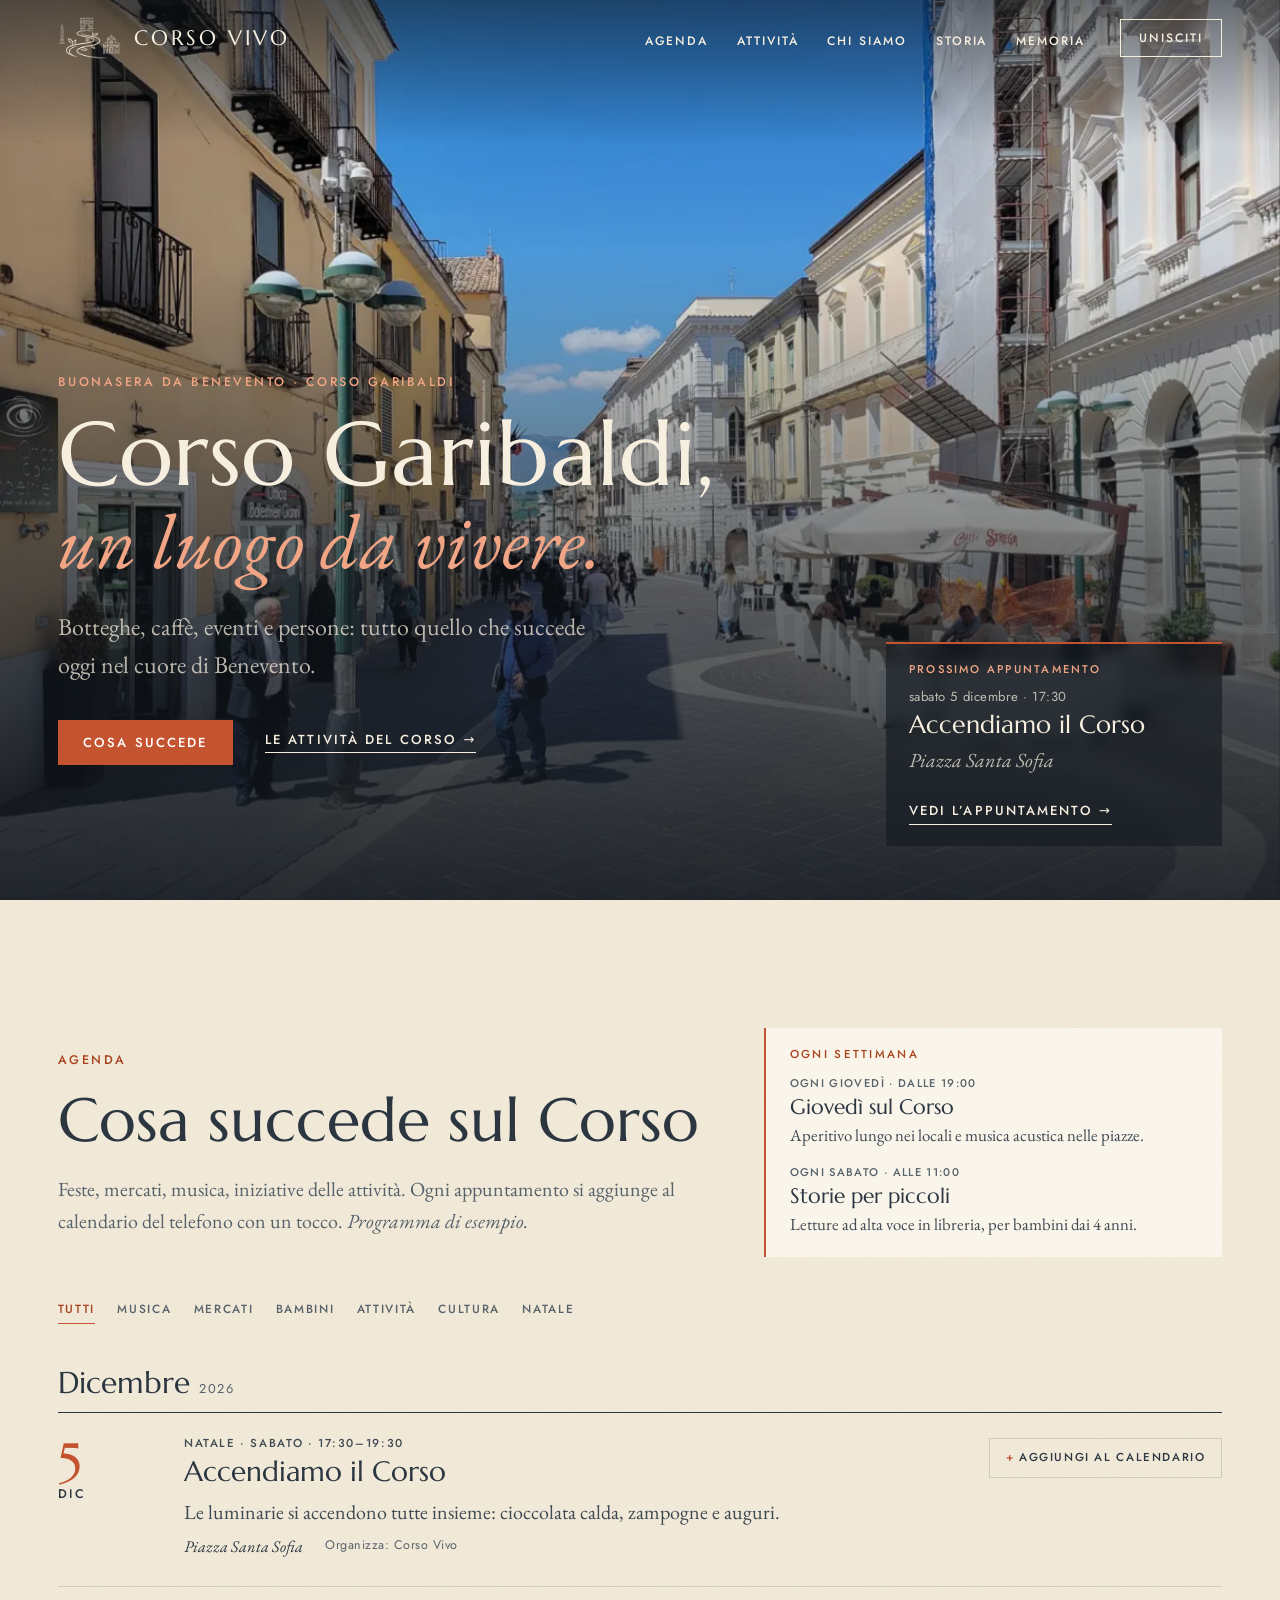
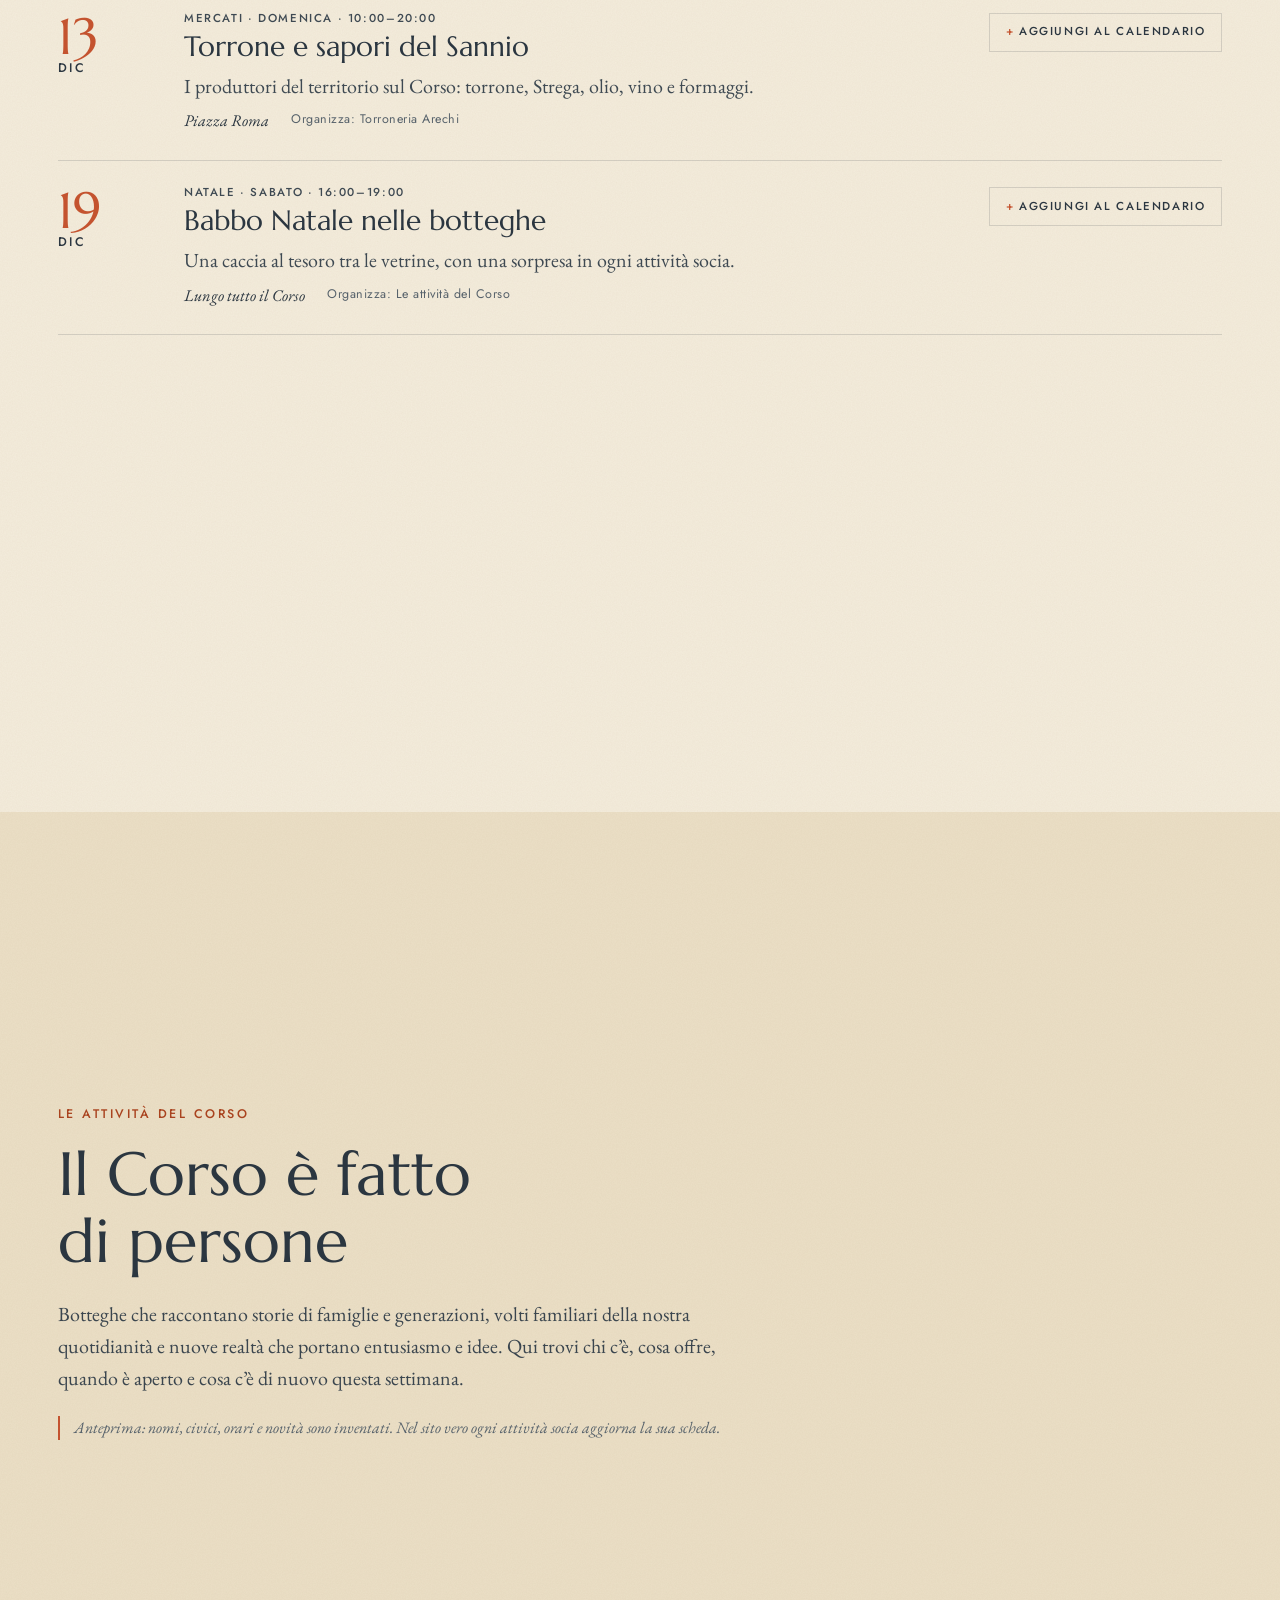
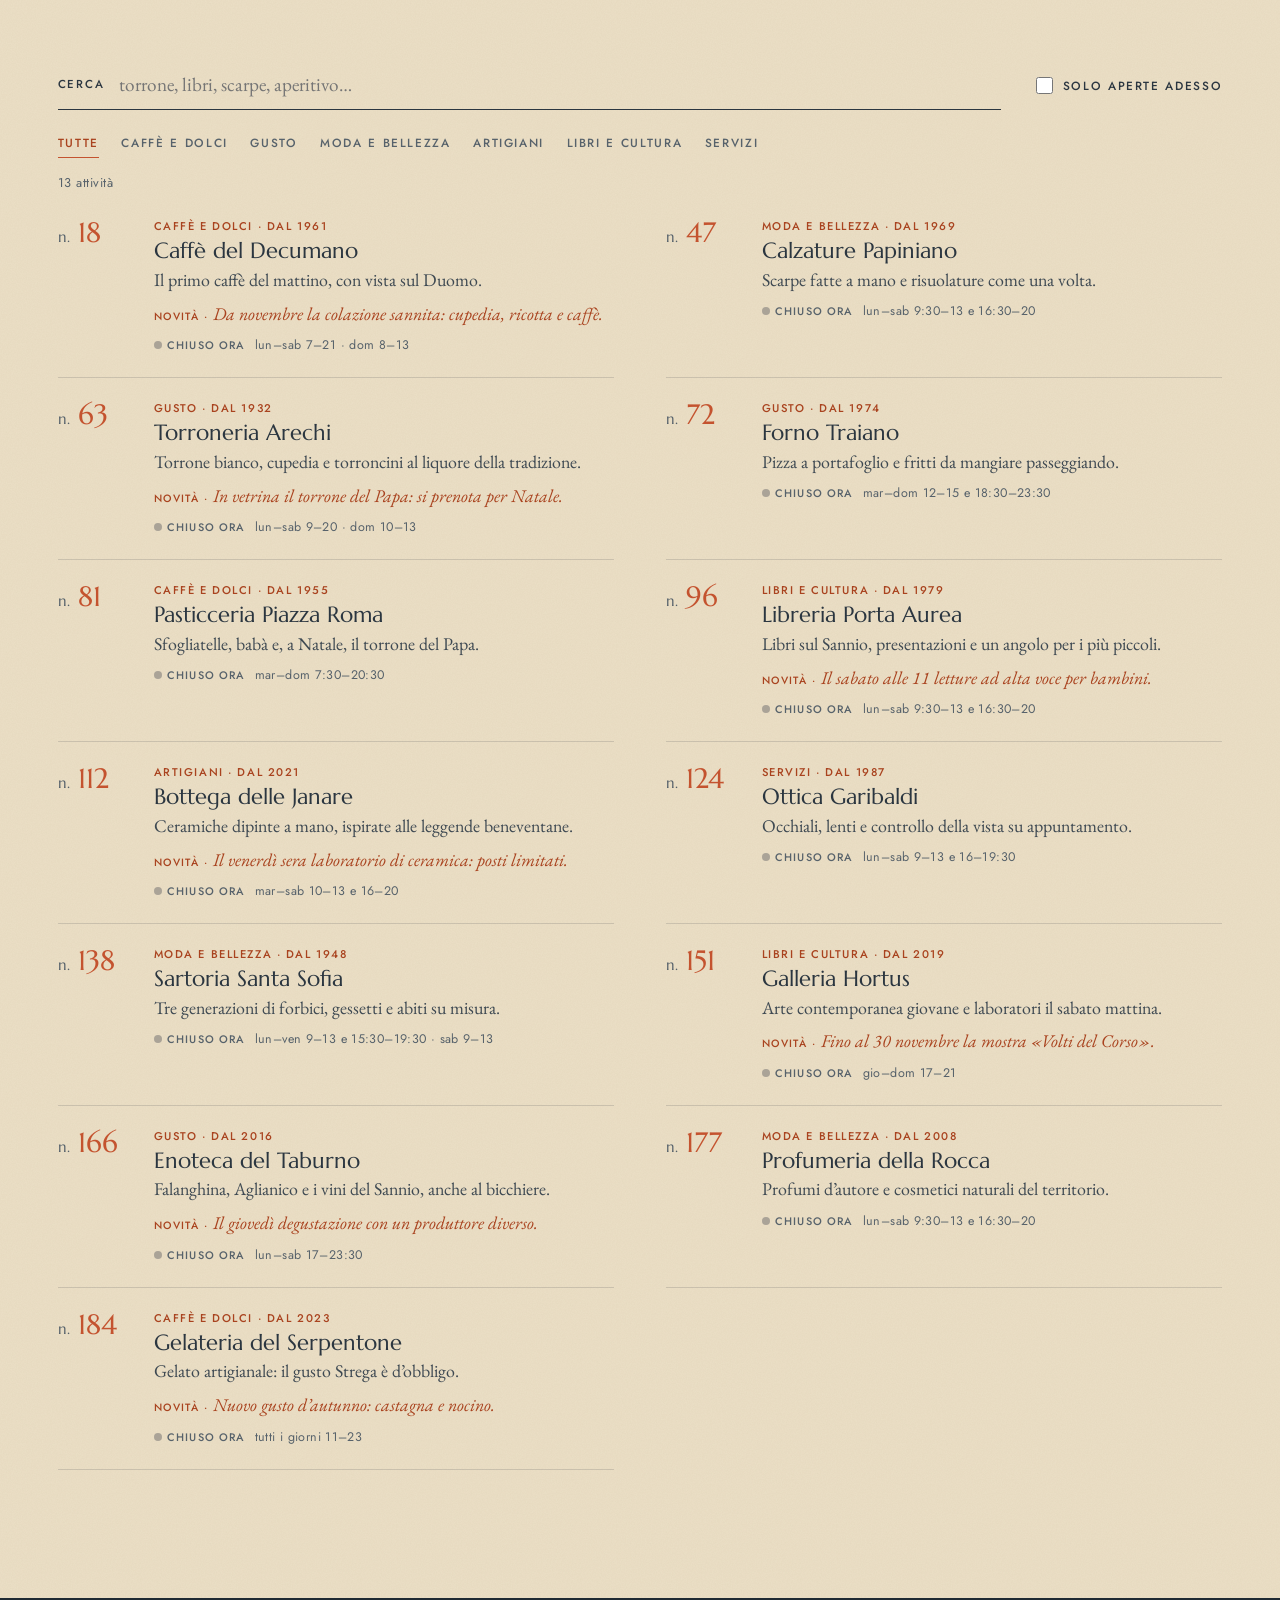
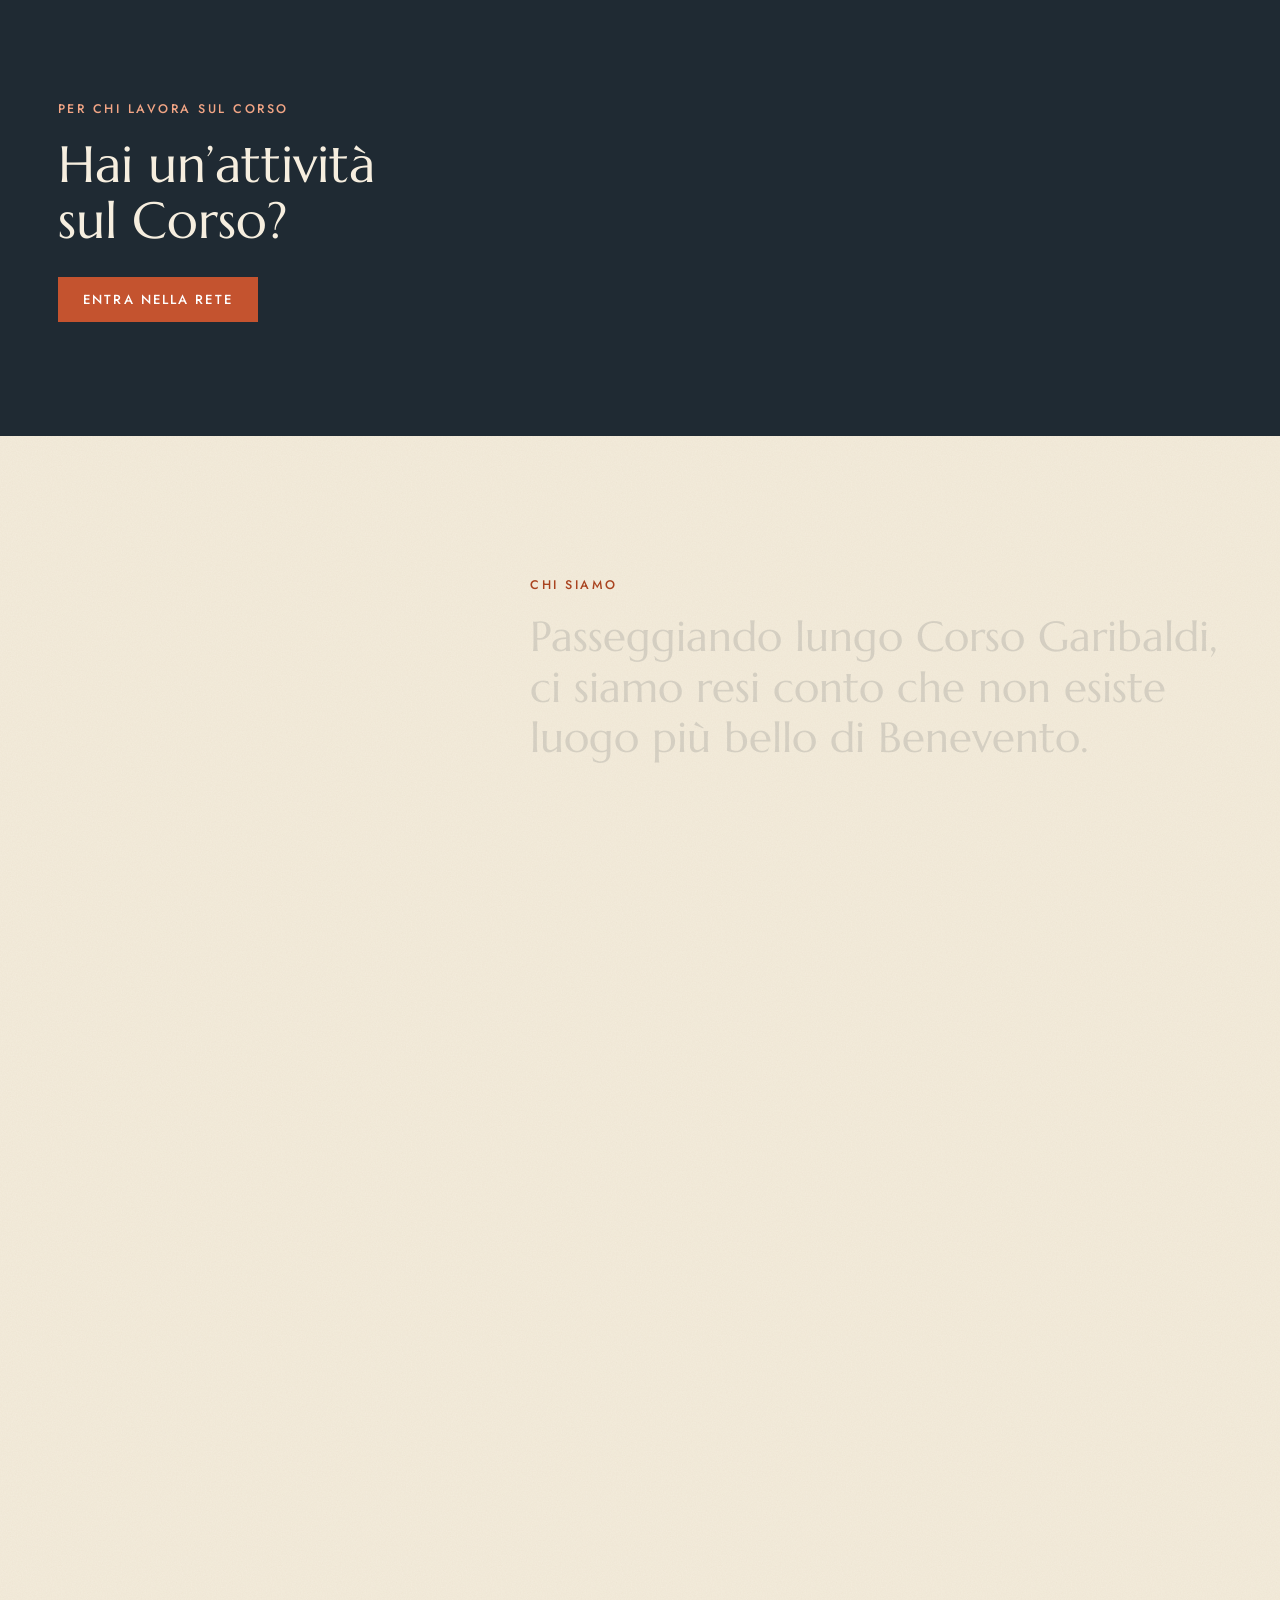
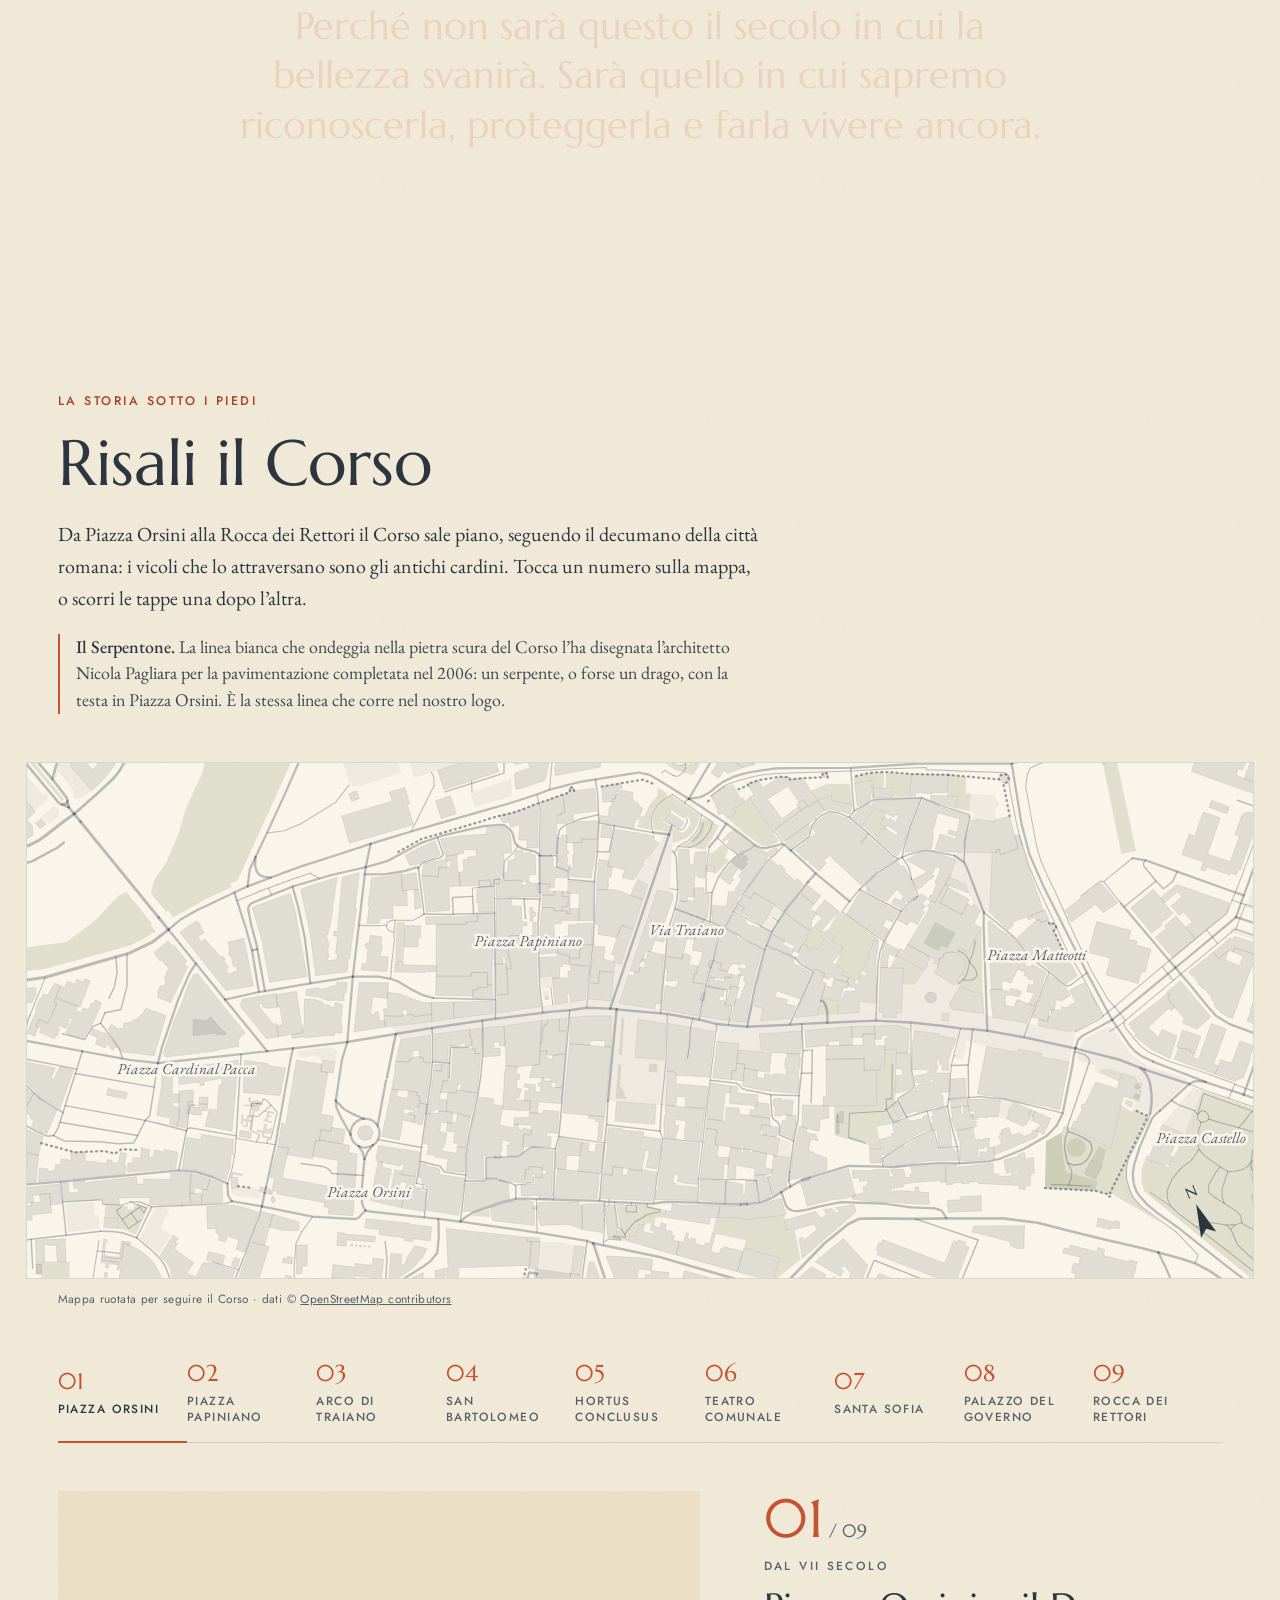
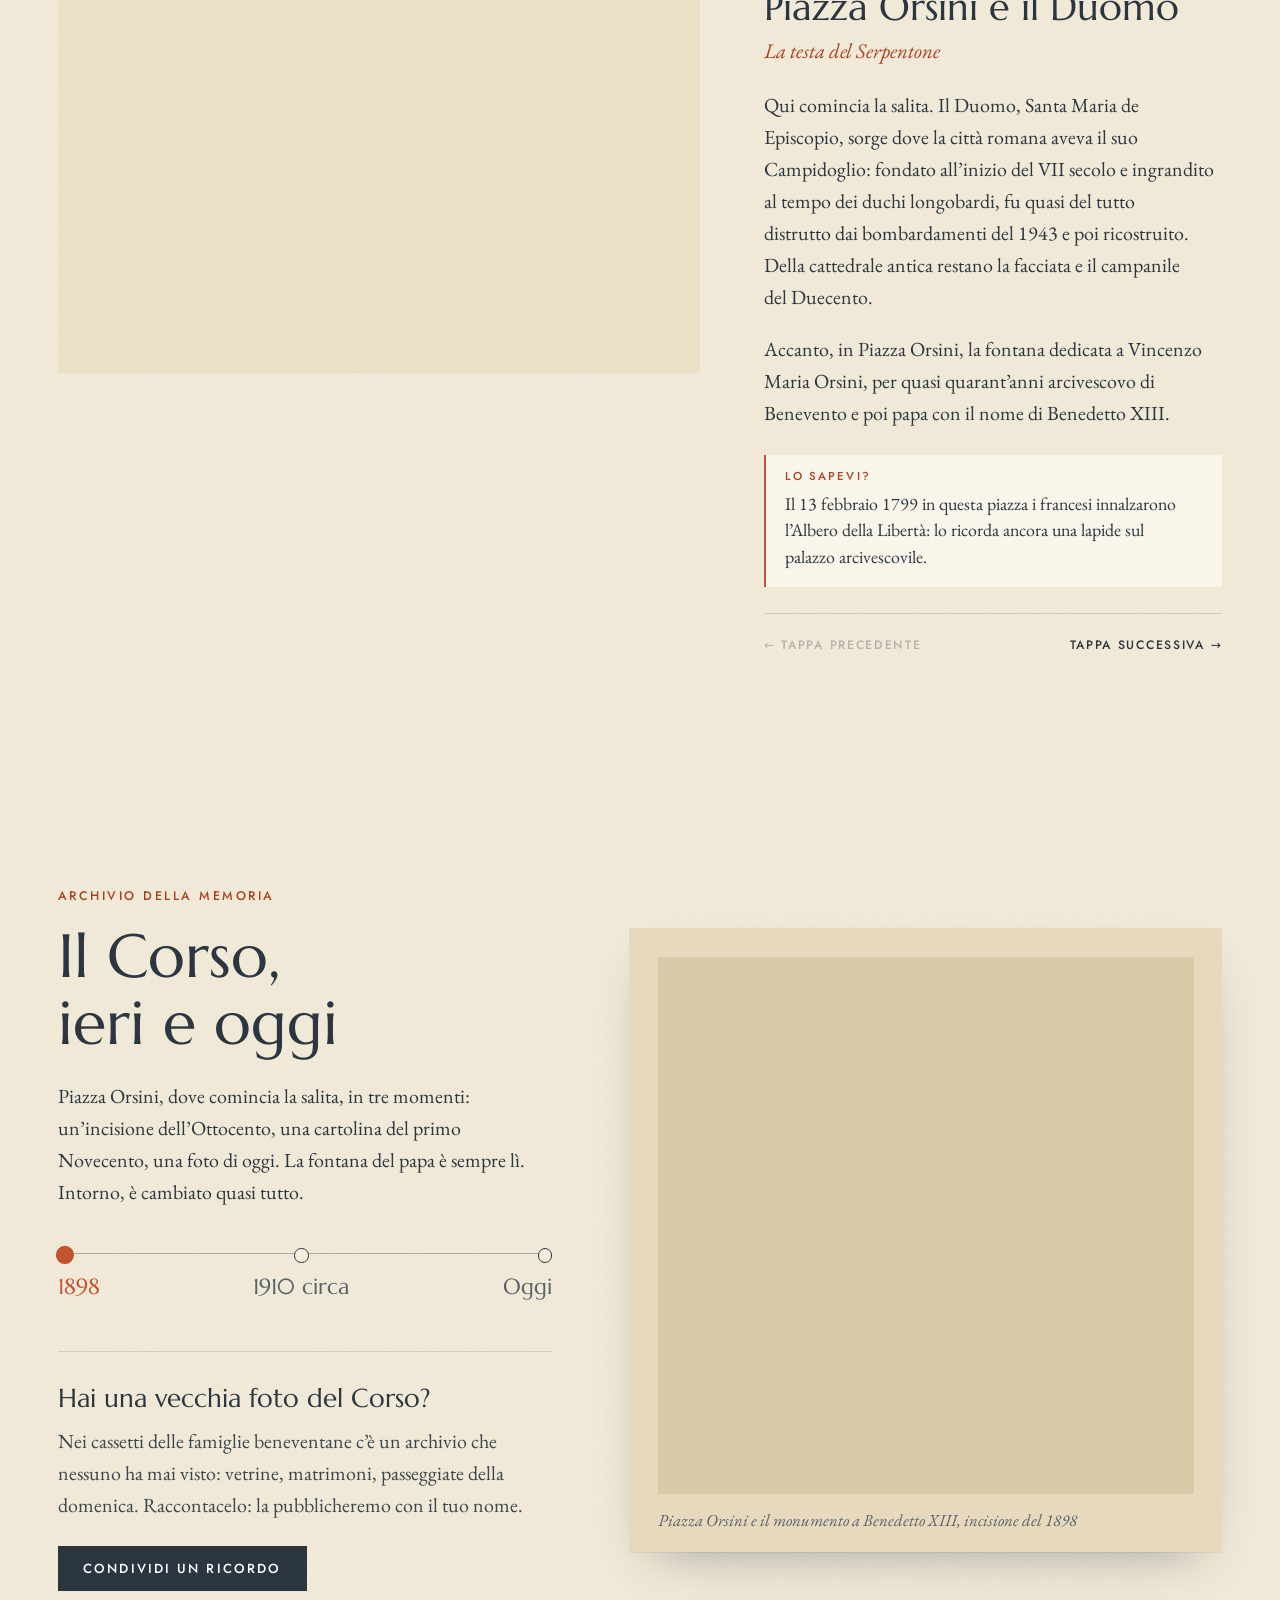
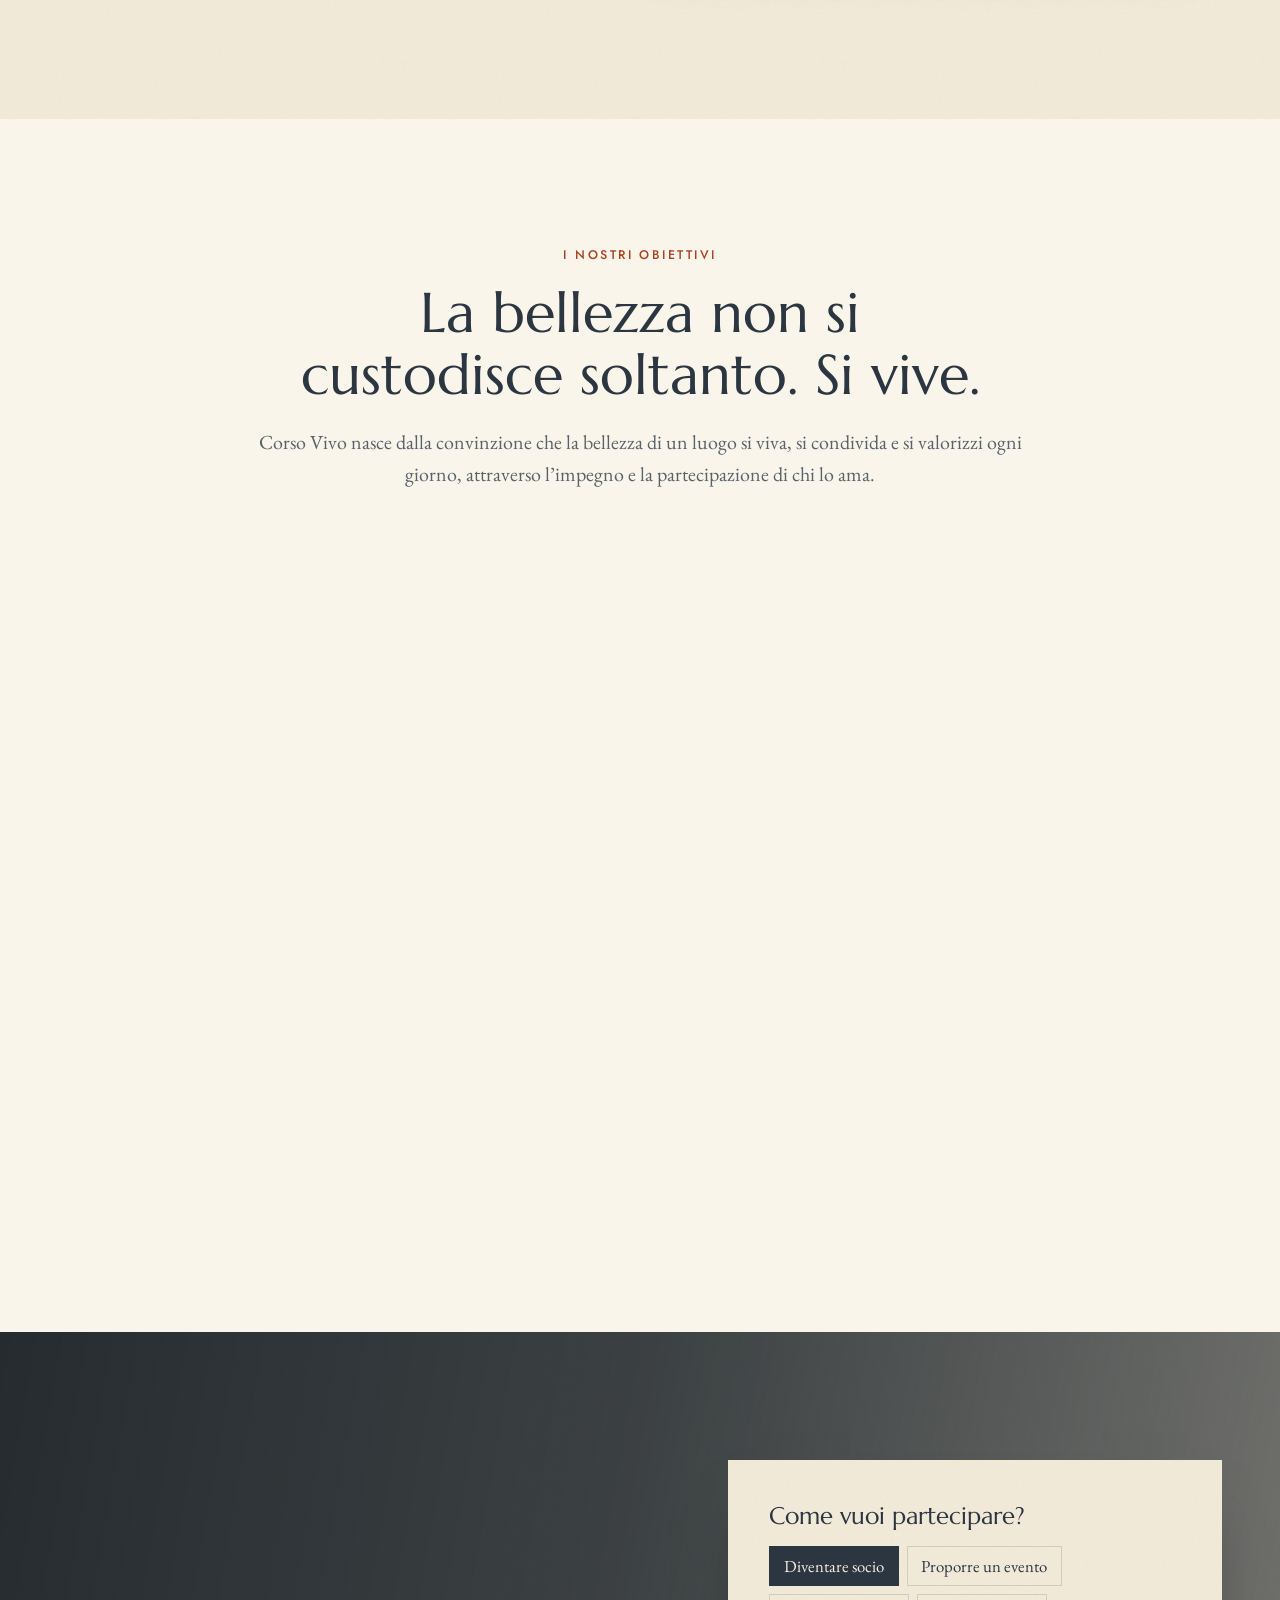
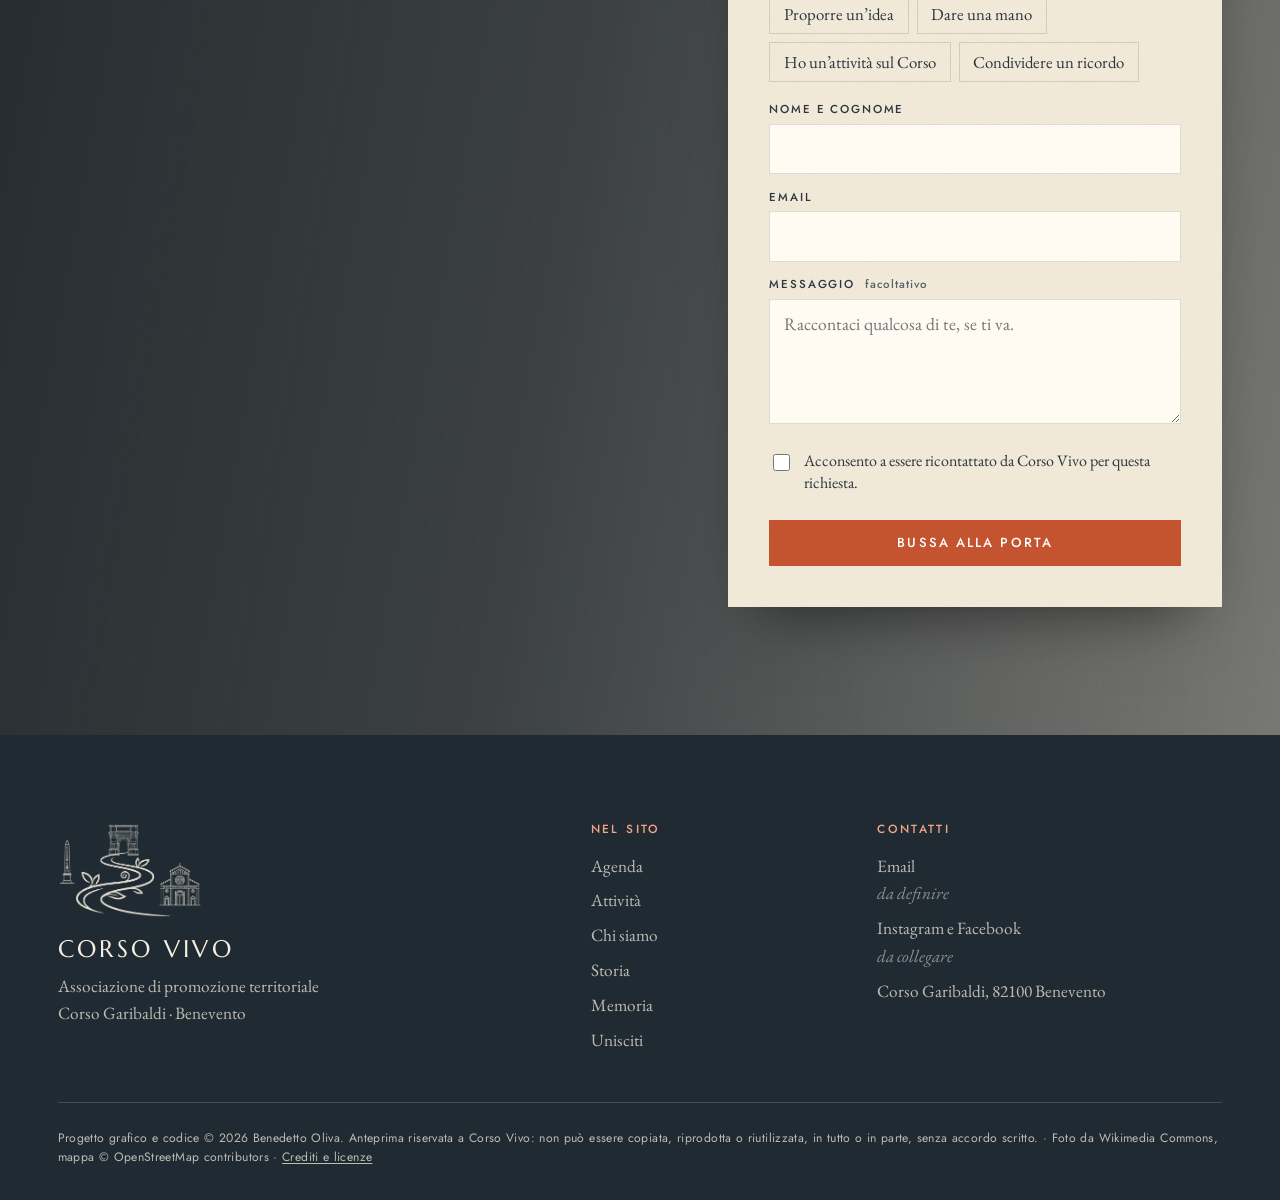
<file: index.html>
<!doctype html> <html lang="it"> <head> <meta charset="utf-8"> <meta name="viewport" content="width=device-width,initial-scale=1"> <meta name="robots" content="noindex, nofollow, noarchive, noai, noimageai"> <meta http-equiv="Content-Security-Policy" content="default-src 'self'; img-src 'self' data: blob:; style-src 'self'; script-src 'self'; font-src 'self'; connect-src 'none'; object-src 'none'; base-uri 'self'; form-action 'none'"> <meta name="referrer" content="strict-origin-when-cross-origin"> <title>Corso Vivo · Corso Garibaldi, Benevento</title> <meta name="description" content="Corso Vivo, associazione di promozione territoriale: custodire la bellezza di Corso Garibaldi a Benevento, valorizzarne l’identità e costruirne insieme il futuro."> <meta name="theme-color" content="#f4ecdc"> <link rel="icon" href="assets/img/favicon.svg" type="image/svg+xml"> <link rel="preload" href="assets/fonts/marcellus-latin-400-normal.woff2" as="font" type="font/woff2" crossorigin> <link rel="preload" href="assets/fonts/eb-garamond-latin-400-normal.woff2" as="font" type="font/woff2" crossorigin> <link rel="stylesheet" href="assets/css/site.css?v=238cdcc0"> <script src="assets/js/site.js?v=75d686a4" defer="defer"></script> </head> <body class="pagina-home"> <a class="salta" href="#contenuto">Vai al contenuto</a> <header class="testata testata--su-foto" data-testata> <div class="testata__riga"> <a class="marchio" href="#inizio" aria-label="Corso Vivo, torna all’inizio"> <img class="marchio__emblema marchio__emblema--scuro" src="assets/img/emblema.png" alt="" width="633" height="418"> <img class="marchio__emblema marchio__emblema--chiaro" src="assets/img/emblema-chiaro.png" alt="" width="633" height="418"> <span class="marchio__nome">Corso Vivo</span> </a> <button class="testata__menu" type="button" aria-expanded="false" aria-controls="navigazione" data-menu><span>Menu</span></button> <nav class="testata__nav" id="navigazione" aria-label="Principale"> <ul><li><a href="#agenda">Agenda</a></li><li><a href="#attivita">Attività</a></li><li><a href="#chi-siamo">Chi siamo</a></li><li><a href="#storia">Storia</a></li><li><a href="#memoria">Memoria</a></li></ul> <a class="testata__unisciti" href="#unisciti">Unisciti</a> </nav> </div> </header> <main id="contenuto"> <section class="apertura" id="inizio" data-apertura aria-label="Corso Garibaldi oggi"> <div class="apertura__foto"><figure class="apertura__diapo attiva" data-diapo><img src="assets/img/corso-giorno-1280.webp" srcset="assets/img/corso-giorno-640.webp 640w, assets/img/corso-giorno-1280.webp 1280w, assets/img/corso-giorno-1920.webp 1920w" sizes="100vw" width="1280" height="854" alt="Corso Garibaldi in una mattina di primavera, tra caffè all’aperto e passanti" fetchpriority="high"></figure><figure class="apertura__diapo" data-diapo><img src="assets/img/piazza-santa-sofia-1280.webp" srcset="assets/img/piazza-santa-sofia-640.webp 640w, assets/img/piazza-santa-sofia-1280.webp 1280w, assets/img/piazza-santa-sofia-1920.webp 1920w" sizes="100vw" width="1280" height="854" alt="Piazza Santa Sofia con il campanile, dopo la pioggia" loading="lazy" decoding="async"></figure><figure class="apertura__diapo" data-diapo><img src="assets/img/corso-natale-1280.webp" srcset="assets/img/corso-natale-640.webp 640w, assets/img/corso-natale-1280.webp 1280w, assets/img/corso-natale-1920.webp 1920w" sizes="100vw" width="1280" height="960" alt="Corso Garibaldi la vigilia di Natale, con le luminarie e il campanile di Santa Sofia sullo sfondo" loading="lazy" decoding="async"></figure></div> <div class="apertura__testo"> <p class="occhiello occhiello--chiaro" data-saluto>Benevento · Corso Garibaldi</p> <h1>Corso Garibaldi, <em>un luogo da vivere.</em></h1> <p class="apertura__sotto">Botteghe, caffè, eventi e persone: tutto quello che succede oggi nel cuore di Benevento.</p> <p class="azioni"> <a class="bottone" href="#agenda">Cosa succede</a> <a class="collegamento collegamento--chiaro" href="#attivita">Le attività del Corso</a> </p> </div> <aside class="prossimo" data-prossimo aria-label="Prossimo appuntamento"> <p class="prossimo__etichetta">Prossimo appuntamento</p> <p class="prossimo__data" data-p-data>sabato 17 ottobre · 16:00</p> <p class="prossimo__titolo" data-p-titolo>Gessetti sul Corso</p> <p class="prossimo__luogo" data-p-luogo>Piazza Santa Sofia</p> <a class="collegamento collegamento--chiaro" href="#agenda">Tutta l’agenda</a> </aside> </section> <section class="agenda" id="agenda" aria-labelledby="titolo-agenda"> <div class="agenda__dentro"> <header class="agenda__testa"> <div> <p class="occhiello">Agenda</p> <h2 id="titolo-agenda">Cosa succede sul Corso</h2> <p>Feste, mercati, musica, iniziative delle attività. Ogni appuntamento si aggiunge al calendario del telefono con un tocco. <span class="avviso">Programma di esempio.</span></p> </div> <aside class="ricorrenti" aria-label="Appuntamenti fissi"> <p class="ricorrenti__titolo">Ogni settimana</p> <ul><li><p class="ricorrente__quando">Ogni giovedì · dalle 19:00</p><h4>Giovedì sul Corso</h4><p>Aperitivo lungo nei locali e musica acustica nelle piazze.</p></li><li><p class="ricorrente__quando">Ogni sabato · alle 11:00</p><h4>Storie per piccoli</h4><p>Letture ad alta voce in libreria, per bambini dai 4 anni.</p></li></ul> </aside> </header> <div class="filtri" role="group" aria-label="Mostra solo"><button type="button" data-filtro-evento="tutti" aria-pressed="true">Tutti</button><button type="button" data-filtro-evento="musica" aria-pressed="false">Musica</button><button type="button" data-filtro-evento="mercati" aria-pressed="false">Mercati</button><button type="button" data-filtro-evento="bambini" aria-pressed="false">Bambini</button><button type="button" data-filtro-evento="attivita" aria-pressed="false">Attività</button><button type="button" data-filtro-evento="cultura" aria-pressed="false">Cultura</button><button type="button" data-filtro-evento="natale" aria-pressed="false">Natale</button></div> <div class="mesi" data-eventi> <section class="mese" data-mese aria-label="ottobre 2026"> <h3 class="mese__nome">Ottobre <span>2026</span></h3> <ol class="eventi"> <li class="evento" id="evento-1" data-evento data-tipo="bambini" data-inizio="2026-10-17T16:00" data-fine="2026-10-17T19:00" data-titolo="Gessetti sul Corso" data-luogo="Piazza Santa Sofia" data-quando="sabato 17 ottobre · 16:00"> <time class="evento__data" datetime="2026-10-17T16:00"><span class="evento__giorno">17</span><span class="evento__mese">ott</span></time> <div class="evento__testo"> <p class="evento__tipo">Bambini · sabato · 16:00–19:00</p> <h4>Gessetti sul Corso</h4> <p>Il Corso diventa una lavagna: disegni, giochi e merenda per i più piccoli.</p> <p class="evento__dove"><span>Piazza Santa Sofia</span><span>Organizza: Corso Vivo</span></p> </div> <button class="evento__calendario" type="button" data-ics>Aggiungi al calendario</button> </li> <li class="evento" id="evento-2" data-evento data-tipo="cultura" data-inizio="2026-10-24T17:00" data-fine="2026-10-24T18:30" data-titolo="Il Corso raccontato" data-luogo="Piazza Orsini" data-quando="sabato 24 ottobre · 17:00"> <time class="evento__data" datetime="2026-10-24T17:00"><span class="evento__giorno">24</span><span class="evento__mese">ott</span></time> <div class="evento__testo"> <p class="evento__tipo">Cultura · sabato · 17:00–18:30</p> <h4>Il Corso raccontato</h4> <p>Passeggiata con guida dalla testa del Serpentone alla Rocca. Gratuita, aperta a tutti.</p> <p class="evento__dove"><span>Piazza Orsini</span><span>Organizza: Corso Vivo</span></p> </div> <button class="evento__calendario" type="button" data-ics>Aggiungi al calendario</button> </li> <li class="evento" id="evento-3" data-evento data-tipo="bambini" data-inizio="2026-10-31T18:30" data-fine="2026-10-31T20:00" data-titolo="Janare sul Corso" data-luogo="Cortile di Palazzo Paolo V" data-quando="sabato 31 ottobre · 18:30"> <time class="evento__data" datetime="2026-10-31T18:30"><span class="evento__giorno">31</span><span class="evento__mese">ott</span></time> <div class="evento__testo"> <p class="evento__tipo">Bambini · sabato · 18:30–20:00</p> <h4>Janare sul Corso</h4> <p>Le leggende delle streghe di Benevento lette ad alta voce, per grandi e piccoli.</p> <p class="evento__dove"><span>Cortile di Palazzo Paolo V</span><span>Organizza: Libreria Porta Aurea</span></p> </div> <button class="evento__calendario" type="button" data-ics>Aggiungi al calendario</button> </li> </ol> </section> <section class="mese" data-mese aria-label="novembre 2026"> <h3 class="mese__nome">Novembre <span>2026</span></h3> <ol class="eventi"> <li class="evento" id="evento-4" data-evento data-tipo="mercati" data-inizio="2026-11-08T10:00" data-fine="2026-11-08T19:00" data-titolo="Mani del Sannio" data-luogo="Piazza Roma" data-quando="domenica 8 novembre · 10:00"> <time class="evento__data" datetime="2026-11-08T10:00"><span class="evento__giorno">8</span><span class="evento__mese">nov</span></time> <div class="evento__testo"> <p class="evento__tipo">Mercati · domenica · 10:00–19:00</p> <h4>Mani del Sannio</h4> <p>Mercatino dell’artigianato: ceramica, legno, tessuti e gioielli fatti a mano.</p> <p class="evento__dove"><span>Piazza Roma</span><span>Organizza: Bottega delle Janare</span></p> </div> <button class="evento__calendario" type="button" data-ics>Aggiungi al calendario</button> </li> <li class="evento" id="evento-5" data-evento data-tipo="attivita" data-inizio="2026-11-20T18:00" data-fine="2026-11-20T22:00" data-titolo="Il Corso fino a tardi" data-luogo="Lungo tutto il Corso" data-quando="venerdì 20 novembre · 18:00"> <time class="evento__data" datetime="2026-11-20T18:00"><span class="evento__giorno">20</span><span class="evento__mese">nov</span></time> <div class="evento__testo"> <p class="evento__tipo">Attività · venerdì · 18:00–22:00</p> <h4>Il Corso fino a tardi</h4> <p>Le attività restano aperte la sera, con musica nelle piazze e assaggi nelle botteghe.</p> <p class="evento__dove"><span>Lungo tutto il Corso</span><span>Organizza: Le attività del Corso</span></p> </div> <button class="evento__calendario" type="button" data-ics>Aggiungi al calendario</button> </li> <li class="evento" id="evento-6" data-evento data-tipo="musica" data-inizio="2026-11-28T21:00" data-fine="2026-11-28T23:00" data-titolo="Musica sotto i portici" data-luogo="Piazza Papiniano" data-quando="sabato 28 novembre · 21:00"> <time class="evento__data" datetime="2026-11-28T21:00"><span class="evento__giorno">28</span><span class="evento__mese">nov</span></time> <div class="evento__testo"> <p class="evento__tipo">Musica · sabato · 21:00–23:00</p> <h4>Musica sotto i portici</h4> <p>Concerto acustico di giovani musicisti beneventani.</p> <p class="evento__dove"><span>Piazza Papiniano</span><span>Organizza: Enoteca del Taburno</span></p> </div> <button class="evento__calendario" type="button" data-ics>Aggiungi al calendario</button> </li> </ol> </section> <section class="mese" data-mese aria-label="dicembre 2026"> <h3 class="mese__nome">Dicembre <span>2026</span></h3> <ol class="eventi"> <li class="evento" id="evento-7" data-evento data-tipo="natale" data-inizio="2026-12-05T17:30" data-fine="2026-12-05T19:30" data-titolo="Accendiamo il Corso" data-luogo="Piazza Santa Sofia" data-quando="sabato 5 dicembre · 17:30"> <time class="evento__data" datetime="2026-12-05T17:30"><span class="evento__giorno">5</span><span class="evento__mese">dic</span></time> <div class="evento__testo"> <p class="evento__tipo">Natale · sabato · 17:30–19:30</p> <h4>Accendiamo il Corso</h4> <p>Le luminarie si accendono tutte insieme: cioccolata calda, zampogne e auguri.</p> <p class="evento__dove"><span>Piazza Santa Sofia</span><span>Organizza: Corso Vivo</span></p> </div> <button class="evento__calendario" type="button" data-ics>Aggiungi al calendario</button> </li> <li class="evento" id="evento-8" data-evento data-tipo="mercati" data-inizio="2026-12-13T10:00" data-fine="2026-12-13T20:00" data-titolo="Torrone e sapori del Sannio" data-luogo="Piazza Roma" data-quando="domenica 13 dicembre · 10:00"> <time class="evento__data" datetime="2026-12-13T10:00"><span class="evento__giorno">13</span><span class="evento__mese">dic</span></time> <div class="evento__testo"> <p class="evento__tipo">Mercati · domenica · 10:00–20:00</p> <h4>Torrone e sapori del Sannio</h4> <p>I produttori del territorio sul Corso: torrone, Strega, olio, vino e formaggi.</p> <p class="evento__dove"><span>Piazza Roma</span><span>Organizza: Torroneria Arechi</span></p> </div> <button class="evento__calendario" type="button" data-ics>Aggiungi al calendario</button> </li> <li class="evento" id="evento-9" data-evento data-tipo="natale" data-inizio="2026-12-19T16:00" data-fine="2026-12-19T19:00" data-titolo="Babbo Natale nelle botteghe" data-luogo="Lungo tutto il Corso" data-quando="sabato 19 dicembre · 16:00"> <time class="evento__data" datetime="2026-12-19T16:00"><span class="evento__giorno">19</span><span class="evento__mese">dic</span></time> <div class="evento__testo"> <p class="evento__tipo">Natale · sabato · 16:00–19:00</p> <h4>Babbo Natale nelle botteghe</h4> <p>Una caccia al tesoro tra le vetrine, con una sorpresa in ogni attività socia.</p> <p class="evento__dove"><span>Lungo tutto il Corso</span><span>Organizza: Le attività del Corso</span></p> </div> <button class="evento__calendario" type="button" data-ics>Aggiungi al calendario</button> </li> </ol> </section> </div> <p class="agenda__vuota" data-agenda-vuota hidden>Nessun appuntamento di questo tipo nei prossimi mesi.</p> <div class="anno-nuovo appare"> <div> <p class="occhiello occhiello--chiaro">Da gennaio 2027</p> <h3>Il calendario del nuovo anno si costruisce insieme</h3> <p>Feste, mercati, musica, sport, iniziative di attività e associazioni: un programma per tutto l’anno, in un posto solo. Hai un evento da proporre o un’idea per il Corso?</p> </div> <a class="bottone" href="#unisciti" data-motivo="evento">Proponi un evento</a> </div> </div> </section> <section class="attivita" id="attivita" aria-labelledby="titolo-attivita"> <div class="attivita__dentro"> <div class="attivita__testa"> <div> <p class="occhiello">Le attività del Corso</p> <h2 id="titolo-attivita">Il Corso è fatto di persone</h2> <p class="attivita__intro">Botteghe che raccontano storie di famiglie e generazioni, volti familiari della nostra quotidianità e nuove realtà che portano entusiasmo e idee. Qui trovi chi c’è, cosa offre, quando è aperto e cosa c’è di nuovo questa settimana.</p> <p class="avviso">Anteprima: nomi, civici, orari e novità sono inventati. Nel sito vero ogni attività socia aggiorna la sua scheda.</p> </div> <figure class="attivita__foto appare"> <img src="assets/img/caffe-strega-1280.webp" srcset="assets/img/caffe-strega-640.webp 640w, assets/img/caffe-strega-1280.webp 1280w, assets/img/caffe-strega-1920.webp 1920w" sizes="(min-width: 900px) 30vw, 100vw" width="1280" height="1920" alt="L’interno di uno storico caffè del Corso, con i tavolini e la luce del pomeriggio" loading="lazy" decoding="async"> <figcaption>Sotto i portici, uno dei caffè storici del Corso</figcaption> </figure> </div> <div class="linea-corso appare"><svg class="linea" viewBox="0 0 1000 120" role="group" aria-label="Le attività lungo il Corso, per numero civico"><path class="linea__nastro" d="M30 74 L970 74"/><path class="linea__serpe" d="M30.0 74.0 L32.4 75.0 L34.7 75.9 L37.0 76.6 L39.4 77.1 L41.8 77.2 L44.1 77.0 L46.5 76.5 L48.8 75.7 L51.1 74.8 L53.5 73.8 L55.9 72.8 L58.2 71.9 L60.5 71.3 L62.9 70.9 L65.2 70.8 L67.6 71.1 L70.0 71.6 L72.3 72.5 L74.7 73.4 L77.0 74.4 L79.3 75.4 L81.7 76.2 L84.0 76.9 L86.4 77.2 L88.8 77.2 L91.1 76.8 L93.5 76.2 L95.8 75.4 L98.2 74.4 L100.5 73.3 L102.8 72.4 L105.2 71.6 L107.5 71.1 L109.9 70.8 L112.2 70.9 L114.6 71.3 L117.0 72.0 L119.3 72.8 L121.7 73.8 L124.0 74.9 L126.3 75.8 L128.7 76.5 L131.1 77.0 L133.4 77.2 L135.8 77.1 L138.1 76.6 L140.4 75.9 L142.8 74.9 L145.2 73.9 L147.5 72.9 L149.8 72.0 L152.2 71.3 L154.6 70.9 L156.9 70.8 L159.2 71.0 L161.6 71.5 L163.9 72.3 L166.3 73.3 L168.7 74.3 L171.0 75.3 L173.3 76.1 L175.7 76.8 L178.1 77.1 L180.4 77.2 L182.8 76.9 L185.1 76.3 L187.4 75.5 L189.8 74.5 L192.2 73.5 L194.5 72.5 L196.8 71.7 L199.2 71.1 L201.6 70.8 L203.9 70.9 L206.2 71.2 L208.6 71.8 L210.9 72.7 L213.3 73.7 L215.7 74.7 L218.0 75.7 L220.3 76.4 L222.7 77.0 L225.1 77.2 L227.4 77.1 L229.8 76.7 L232.1 76.0 L234.4 75.1 L236.8 74.1 L239.2 73.1 L241.5 72.2 L243.8 71.4 L246.2 71.0 L248.6 70.8 L250.9 71.0 L253.2 71.5 L255.6 72.2 L257.9 73.1 L260.3 74.1 L262.6 75.1 L265.0 76.0 L267.4 76.7 L269.7 77.1 L272.1 77.2 L274.4 77.0 L276.8 76.4 L279.1 75.6 L281.4 74.7 L283.8 73.7 L286.1 72.7 L288.5 71.8 L290.9 71.2 L293.2 70.9 L295.6 70.8 L297.9 71.1 L300.2 71.7 L302.6 72.6 L304.9 73.5 L307.3 74.6 L309.6 75.5 L312.0 76.3 L314.4 76.9 L316.7 77.2 L319.1 77.1 L321.4 76.8 L323.8 76.1 L326.1 75.2 L328.4 74.2 L330.8 73.2 L333.1 72.3 L335.5 71.5 L337.9 71.0 L340.2 70.8 L342.6 70.9 L344.9 71.4 L347.2 72.1 L349.6 73.0 L351.9 74.0 L354.3 75.0 L356.6 75.9 L359.0 76.6 L361.4 77.1 L363.7 77.2 L366.1 77.0 L368.4 76.5 L370.8 75.8 L373.1 74.8 L375.4 73.8 L377.8 72.8 L380.1 71.9 L382.5 71.3 L384.9 70.9 L387.2 70.8 L389.6 71.1 L391.9 71.6 L394.2 72.4 L396.6 73.4 L398.9 74.4 L401.3 75.4 L403.6 76.2 L406.0 76.8 L408.4 77.2 L410.7 77.2 L413.1 76.8 L415.4 76.2 L417.8 75.4 L420.1 74.4 L422.4 73.4 L424.8 72.4 L427.1 71.6 L429.5 71.1 L431.9 70.8 L434.2 70.9 L436.6 71.3 L438.9 71.9 L441.2 72.8 L443.6 73.8 L445.9 74.8 L448.3 75.8 L450.6 76.5 L453.0 77.0 L455.4 77.2 L457.7 77.1 L460.1 76.6 L462.4 75.9 L464.8 75.0 L467.1 74.0 L469.4 72.9 L471.8 72.0 L474.1 71.3 L476.5 70.9 L478.9 70.8 L481.2 71.0 L483.6 71.5 L485.9 72.3 L488.2 73.2 L490.6 74.3 L492.9 75.3 L495.3 76.1 L497.6 76.8 L500.0 77.1 L502.4 77.2 L504.7 76.9 L507.1 76.3 L509.4 75.5 L511.8 74.5 L514.1 73.5 L516.5 72.5 L518.8 71.7 L521.1 71.1 L523.5 70.8 L525.9 70.9 L528.2 71.2 L530.5 71.8 L532.9 72.7 L535.2 73.7 L537.6 74.7 L540.0 75.6 L542.3 76.4 L544.6 77.0 L547.0 77.2 L549.4 77.1 L551.7 76.7 L554.0 76.0 L556.4 75.1 L558.8 74.1 L561.1 73.1 L563.5 72.2 L565.8 71.4 L568.1 71.0 L570.5 70.8 L572.9 71.0 L575.2 71.4 L577.5 72.2 L579.9 73.1 L582.2 74.1 L584.6 75.1 L587.0 76.0 L589.3 76.7 L591.6 77.1 L594.0 77.2 L596.4 77.0 L598.7 76.4 L601.0 75.6 L603.4 74.7 L605.8 73.7 L608.1 72.7 L610.5 71.8 L612.8 71.2 L615.1 70.9 L617.5 70.8 L619.9 71.1 L622.2 71.7 L624.5 72.5 L626.9 73.5 L629.2 74.5 L631.6 75.5 L634.0 76.3 L636.3 76.9 L638.6 77.2 L641.0 77.1 L643.4 76.8 L645.7 76.1 L648.0 75.3 L650.4 74.3 L652.8 73.2 L655.1 72.3 L657.5 71.5 L659.8 71.0 L662.1 70.8 L664.5 70.9 L666.9 71.3 L669.2 72.0 L671.5 72.9 L673.9 74.0 L676.2 75.0 L678.6 75.9 L681.0 76.6 L683.3 77.1 L685.6 77.2 L688.0 77.0 L690.4 76.5 L692.7 75.8 L695.0 74.8 L697.4 73.8 L699.8 72.8 L702.1 71.9 L704.5 71.3 L706.8 70.9 L709.1 70.8 L711.5 71.1 L713.9 71.6 L716.2 72.4 L718.5 73.4 L720.9 74.4 L723.2 75.4 L725.6 76.2 L728.0 76.8 L730.3 77.2 L732.6 77.2 L735.0 76.8 L737.4 76.2 L739.7 75.4 L742.0 74.4 L744.4 73.4 L746.8 72.4 L749.1 71.6 L751.5 71.1 L753.8 70.8 L756.1 70.9 L758.5 71.3 L760.9 71.9 L763.2 72.8 L765.5 73.8 L767.9 74.8 L770.2 75.8 L772.6 76.5 L775.0 77.0 L777.3 77.2 L779.6 77.1 L782.0 76.6 L784.4 75.9 L786.7 75.0 L789.0 74.0 L791.4 73.0 L793.8 72.1 L796.1 71.4 L798.5 70.9 L800.8 70.8 L803.1 71.0 L805.5 71.5 L807.9 72.3 L810.2 73.2 L812.5 74.2 L814.9 75.2 L817.2 76.1 L819.6 76.8 L822.0 77.1 L824.3 77.2 L826.6 76.9 L829.0 76.3 L831.4 75.5 L833.7 74.6 L836.0 73.5 L838.4 72.6 L840.8 71.7 L843.1 71.1 L845.5 70.8 L847.8 70.9 L850.1 71.2 L852.5 71.8 L854.9 72.7 L857.2 73.7 L859.5 74.7 L861.9 75.6 L864.2 76.4 L866.6 77.0 L869.0 77.2 L871.3 77.1 L873.6 76.7 L876.0 76.0 L878.4 75.1 L880.7 74.1 L883.0 73.1 L885.4 72.2 L887.8 71.5 L890.1 71.0 L892.5 70.8 L894.8 71.0 L897.1 71.4 L899.5 72.2 L901.9 73.1 L904.2 74.1 L906.5 75.1 L908.9 76.0 L911.2 76.7 L913.6 77.1 L916.0 77.2 L918.3 77.0 L920.6 76.4 L923.0 75.7 L925.4 74.7 L927.7 73.7 L930.0 72.7 L932.4 71.8 L934.8 71.2 L937.1 70.9 L939.5 70.8 L941.8 71.1 L944.1 71.7 L946.5 72.5 L948.9 73.5 L951.2 74.5 L953.5 75.5 L955.9 76.3 L958.2 76.9 L960.6 77.2 L963.0 77.1 L965.3 76.8 L967.6 76.1 L970.0 75.3"/><line class="linea__tacca" x1="77" y1="84" x2="77" y2="92"/><text class="linea__luogo" x="77" y="110">Piazza Orsini</text><line class="linea__tacca" x1="265" y1="84" x2="265" y2="92"/><text class="linea__luogo" x="265" y="110">Piazza Papiniano</text><line class="linea__tacca" x1="397" y1="84" x2="397" y2="92"/><text class="linea__luogo" x="397" y="110">Piazza Roma</text><line class="linea__tacca" x1="500" y1="84" x2="500" y2="92"/><text class="linea__luogo" x="500" y="110">San Bartolomeo</text><line class="linea__tacca" x1="641" y1="84" x2="641" y2="92"/><text class="linea__luogo" x="641" y="110">Teatro</text><line class="linea__tacca" x1="763" y1="84" x2="763" y2="92"/><text class="linea__luogo" x="763" y="110">Santa Sofia</text><line class="linea__tacca" x1="932" y1="84" x2="932" y2="92"/><text class="linea__luogo" x="932" y="110">Rocca</text><a class="linea__attivita" href="#attivita-18" data-civico="18" aria-label="Caffè del Decumano, numero 18"><line x1="115" y1="28" x2="115" y2="66"/><circle cx="115" cy="22" r="7"/><text x="115" y="9">18</text><title>Caffè del Decumano · n. 18</title></a><a class="linea__attivita" href="#attivita-47" data-civico="47" aria-label="Calzature Papiniano, numero 47"><line x1="251" y1="46" x2="251" y2="66"/><circle cx="251" cy="40" r="7"/><text x="251" y="27">47</text><title>Calzature Papiniano · n. 47</title></a><a class="linea__attivita" href="#attivita-63" data-civico="63" aria-label="Torroneria Arechi, numero 63"><line x1="326" y1="28" x2="326" y2="66"/><circle cx="326" cy="22" r="7"/><text x="326" y="9">63</text><title>Torroneria Arechi · n. 63</title></a><a class="linea__attivita" href="#attivita-72" data-civico="72" aria-label="Forno Traiano, numero 72"><line x1="368" y1="46" x2="368" y2="66"/><circle cx="368" cy="40" r="7"/><text x="368" y="27">72</text><title>Forno Traiano · n. 72</title></a><a class="linea__attivita" href="#attivita-81" data-civico="81" aria-label="Pasticceria Piazza Roma, numero 81"><line x1="411" y1="28" x2="411" y2="66"/><circle cx="411" cy="22" r="7"/><text x="411" y="9">81</text><title>Pasticceria Piazza Roma · n. 81</title></a><a class="linea__attivita" href="#attivita-96" data-civico="96" aria-label="Libreria Porta Aurea, numero 96"><line x1="481" y1="46" x2="481" y2="66"/><circle cx="481" cy="40" r="7"/><text x="481" y="27">96</text><title>Libreria Porta Aurea · n. 96</title></a><a class="linea__attivita" href="#attivita-112" data-civico="112" aria-label="Bottega delle Janare, numero 112"><line x1="556" y1="28" x2="556" y2="66"/><circle cx="556" cy="22" r="7"/><text x="556" y="9">112</text><title>Bottega delle Janare · n. 112</title></a><a class="linea__attivita" href="#attivita-124" data-civico="124" aria-label="Ottica Garibaldi, numero 124"><line x1="613" y1="46" x2="613" y2="66"/><circle cx="613" cy="40" r="7"/><text x="613" y="27">124</text><title>Ottica Garibaldi · n. 124</title></a><a class="linea__attivita" href="#attivita-138" data-civico="138" aria-label="Sartoria Santa Sofia, numero 138"><line x1="679" y1="28" x2="679" y2="66"/><circle cx="679" cy="22" r="7"/><text x="679" y="9">138</text><title>Sartoria Santa Sofia · n. 138</title></a><a class="linea__attivita" href="#attivita-151" data-civico="151" aria-label="Galleria Hortus, numero 151"><line x1="740" y1="46" x2="740" y2="66"/><circle cx="740" cy="40" r="7"/><text x="740" y="27">151</text><title>Galleria Hortus · n. 151</title></a><a class="linea__attivita" href="#attivita-166" data-civico="166" aria-label="Enoteca del Taburno, numero 166"><line x1="810" y1="28" x2="810" y2="66"/><circle cx="810" cy="22" r="7"/><text x="810" y="9">166</text><title>Enoteca del Taburno · n. 166</title></a><a class="linea__attivita" href="#attivita-177" data-civico="177" aria-label="Profumeria della Rocca, numero 177"><line x1="862" y1="46" x2="862" y2="66"/><circle cx="862" cy="40" r="7"/><text x="862" y="27">177</text><title>Profumeria della Rocca · n. 177</title></a><a class="linea__attivita" href="#attivita-184" data-civico="184" aria-label="Gelateria del Serpentone, numero 184"><line x1="895" y1="28" x2="895" y2="66"/><circle cx="895" cy="22" r="7"/><text x="895" y="9">184</text><title>Gelateria del Serpentone · n. 184</title></a></svg></div> <div class="cerca"> <label class="cerca__campo"><span>Cerca</span><input type="search" placeholder="torrone, libri, scarpe, aperitivo…" data-cerca autocomplete="off"></label> <label class="cerca__aperte"><input type="checkbox" data-aperte><span>Solo aperte adesso</span></label> </div> <div class="filtri" role="group" aria-label="Mostra solo"><button type="button" data-filtro-attivita="tutte" aria-pressed="true">Tutte</button><button type="button" data-filtro-attivita="caffe" aria-pressed="false">Caffè e dolci</button><button type="button" data-filtro-attivita="gusto" aria-pressed="false">Gusto</button><button type="button" data-filtro-attivita="moda" aria-pressed="false">Moda e bellezza</button><button type="button" data-filtro-attivita="artigiani" aria-pressed="false">Artigiani</button><button type="button" data-filtro-attivita="cultura" aria-pressed="false">Libri e cultura</button><button type="button" data-filtro-attivita="servizi" aria-pressed="false">Servizi</button></div> <p class="attivita__conteggio" data-conteggio aria-live="polite">13 attività</p> <ul class="guida" data-guida> <li class="voce" id="attivita-18" data-tipo="caffe" data-civico="18" data-orari="1-6 07:00-21:00; 0 08:00-13:00" data-testo="caffè del decumano il primo caffè del mattino, con vista sul duomo. caffè e dolci da novembre la colazione sannita: cupedia, ricotta e caffè."> <span class="voce__civico"><small>n.</small> 18</span> <div class="voce__testo"> <p class="voce__tipo">Caffè e dolci · dal 1961</p> <h3>Caffè del Decumano</h3> <p>Il primo caffè del mattino, con vista sul Duomo.</p><p class="voce__novita">Da novembre la colazione sannita: cupedia, ricotta e caffè.</p> <p class="voce__orari"><span class="voce__stato" data-stato></span>lun–sab 7–21 · dom 8–13</p> </div> </li> <li class="voce" id="attivita-47" data-tipo="moda" data-civico="47" data-orari="1-6 09:30-13:00,16:30-20:00" data-testo="calzature papiniano scarpe fatte a mano e risuolature come una volta. moda e bellezza "> <span class="voce__civico"><small>n.</small> 47</span> <div class="voce__testo"> <p class="voce__tipo">Moda e bellezza · dal 1969</p> <h3>Calzature Papiniano</h3> <p>Scarpe fatte a mano e risuolature come una volta.</p> <p class="voce__orari"><span class="voce__stato" data-stato></span>lun–sab 9:30–13 e 16:30–20</p> </div> </li> <li class="voce" id="attivita-63" data-tipo="gusto" data-civico="63" data-orari="1-6 09:00-20:00; 0 10:00-13:00" data-testo="torroneria arechi torrone bianco, cupedia e torroncini al liquore della tradizione. gusto in vetrina il torrone del papa: si prenota per natale."> <span class="voce__civico"><small>n.</small> 63</span> <div class="voce__testo"> <p class="voce__tipo">Gusto · dal 1932</p> <h3>Torroneria Arechi</h3> <p>Torrone bianco, cupedia e torroncini al liquore della tradizione.</p><p class="voce__novita">In vetrina il torrone del Papa: si prenota per Natale.</p> <p class="voce__orari"><span class="voce__stato" data-stato></span>lun–sab 9–20 · dom 10–13</p> </div> </li> <li class="voce" id="attivita-72" data-tipo="gusto" data-civico="72" data-orari="2-0 12:00-15:00,18:30-23:30" data-testo="forno traiano pizza a portafoglio e fritti da mangiare passeggiando. gusto "> <span class="voce__civico"><small>n.</small> 72</span> <div class="voce__testo"> <p class="voce__tipo">Gusto · dal 1974</p> <h3>Forno Traiano</h3> <p>Pizza a portafoglio e fritti da mangiare passeggiando.</p> <p class="voce__orari"><span class="voce__stato" data-stato></span>mar–dom 12–15 e 18:30–23:30</p> </div> </li> <li class="voce" id="attivita-81" data-tipo="caffe" data-civico="81" data-orari="2-0 07:30-20:30" data-testo="pasticceria piazza roma sfogliatelle, babà e, a natale, il torrone del papa. caffè e dolci "> <span class="voce__civico"><small>n.</small> 81</span> <div class="voce__testo"> <p class="voce__tipo">Caffè e dolci · dal 1955</p> <h3>Pasticceria Piazza Roma</h3> <p>Sfogliatelle, babà e, a Natale, il torrone del Papa.</p> <p class="voce__orari"><span class="voce__stato" data-stato></span>mar–dom 7:30–20:30</p> </div> </li> <li class="voce" id="attivita-96" data-tipo="cultura" data-civico="96" data-orari="1-6 09:30-13:00,16:30-20:00" data-testo="libreria porta aurea libri sul sannio, presentazioni e un angolo per i più piccoli. libri e cultura il sabato alle 11 letture ad alta voce per bambini."> <span class="voce__civico"><small>n.</small> 96</span> <div class="voce__testo"> <p class="voce__tipo">Libri e cultura · dal 1979</p> <h3>Libreria Porta Aurea</h3> <p>Libri sul Sannio, presentazioni e un angolo per i più piccoli.</p><p class="voce__novita">Il sabato alle 11 letture ad alta voce per bambini.</p> <p class="voce__orari"><span class="voce__stato" data-stato></span>lun–sab 9:30–13 e 16:30–20</p> </div> </li> <li class="voce" id="attivita-112" data-tipo="artigiani" data-civico="112" data-orari="2-6 10:00-13:00,16:00-20:00" data-testo="bottega delle janare ceramiche dipinte a mano, ispirate alle leggende beneventane. artigiani il venerdì sera laboratorio di ceramica: posti limitati."> <span class="voce__civico"><small>n.</small> 112</span> <div class="voce__testo"> <p class="voce__tipo">Artigiani · dal 2021</p> <h3>Bottega delle Janare</h3> <p>Ceramiche dipinte a mano, ispirate alle leggende beneventane.</p><p class="voce__novita">Il venerdì sera laboratorio di ceramica: posti limitati.</p> <p class="voce__orari"><span class="voce__stato" data-stato></span>mar–sab 10–13 e 16–20</p> </div> </li> <li class="voce" id="attivita-124" data-tipo="servizi" data-civico="124" data-orari="1-6 09:00-13:00,16:00-19:30" data-testo="ottica garibaldi occhiali, lenti e controllo della vista su appuntamento. servizi "> <span class="voce__civico"><small>n.</small> 124</span> <div class="voce__testo"> <p class="voce__tipo">Servizi · dal 1987</p> <h3>Ottica Garibaldi</h3> <p>Occhiali, lenti e controllo della vista su appuntamento.</p> <p class="voce__orari"><span class="voce__stato" data-stato></span>lun–sab 9–13 e 16–19:30</p> </div> </li> <li class="voce" id="attivita-138" data-tipo="moda" data-civico="138" data-orari="1-5 09:00-13:00,15:30-19:30; 6 09:00-13:00" data-testo="sartoria santa sofia tre generazioni di forbici, gessetti e abiti su misura. moda e bellezza "> <span class="voce__civico"><small>n.</small> 138</span> <div class="voce__testo"> <p class="voce__tipo">Moda e bellezza · dal 1948</p> <h3>Sartoria Santa Sofia</h3> <p>Tre generazioni di forbici, gessetti e abiti su misura.</p> <p class="voce__orari"><span class="voce__stato" data-stato></span>lun–ven 9–13 e 15:30–19:30 · sab 9–13</p> </div> </li> <li class="voce" id="attivita-151" data-tipo="cultura" data-civico="151" data-orari="4-0 17:00-21:00" data-testo="galleria hortus arte contemporanea giovane e laboratori il sabato mattina. libri e cultura fino al 30 novembre la mostra «volti del corso»."> <span class="voce__civico"><small>n.</small> 151</span> <div class="voce__testo"> <p class="voce__tipo">Libri e cultura · dal 2019</p> <h3>Galleria Hortus</h3> <p>Arte contemporanea giovane e laboratori il sabato mattina.</p><p class="voce__novita">Fino al 30 novembre la mostra «Volti del Corso».</p> <p class="voce__orari"><span class="voce__stato" data-stato></span>gio–dom 17–21</p> </div> </li> <li class="voce" id="attivita-166" data-tipo="gusto" data-civico="166" data-orari="1-6 17:00-23:30" data-testo="enoteca del taburno falanghina, aglianico e i vini del sannio, anche al bicchiere. gusto il giovedì degustazione con un produttore diverso."> <span class="voce__civico"><small>n.</small> 166</span> <div class="voce__testo"> <p class="voce__tipo">Gusto · dal 2016</p> <h3>Enoteca del Taburno</h3> <p>Falanghina, Aglianico e i vini del Sannio, anche al bicchiere.</p><p class="voce__novita">Il giovedì degustazione con un produttore diverso.</p> <p class="voce__orari"><span class="voce__stato" data-stato></span>lun–sab 17–23:30</p> </div> </li> <li class="voce" id="attivita-177" data-tipo="moda" data-civico="177" data-orari="1-6 09:30-13:00,16:30-20:00" data-testo="profumeria della rocca profumi d’autore e cosmetici naturali del territorio. moda e bellezza "> <span class="voce__civico"><small>n.</small> 177</span> <div class="voce__testo"> <p class="voce__tipo">Moda e bellezza · dal 2008</p> <h3>Profumeria della Rocca</h3> <p>Profumi d’autore e cosmetici naturali del territorio.</p> <p class="voce__orari"><span class="voce__stato" data-stato></span>lun–sab 9:30–13 e 16:30–20</p> </div> </li> <li class="voce" id="attivita-184" data-tipo="caffe" data-civico="184" data-orari="0-6 11:00-23:00" data-testo="gelateria del serpentone gelato artigianale: il gusto strega è d’obbligo. caffè e dolci nuovo gusto d’autunno: castagna e nocino."> <span class="voce__civico"><small>n.</small> 184</span> <div class="voce__testo"> <p class="voce__tipo">Caffè e dolci · dal 2023</p> <h3>Gelateria del Serpentone</h3> <p>Gelato artigianale: il gusto Strega è d’obbligo.</p><p class="voce__novita">Nuovo gusto d’autunno: castagna e nocino.</p> <p class="voce__orari"><span class="voce__stato" data-stato></span>tutti i giorni 11–23</p> </div> </li> </ul> <p class="guida__vuota" data-guida-vuota hidden>Nessuna attività corrisponde alla ricerca.</p> </div> </section> <section class="rete" aria-labelledby="titolo-rete"> <div class="rete__dentro"> <div class="rete__testa"> <p class="occhiello occhiello--chiaro">Per chi lavora sul Corso</p> <h2 id="titolo-rete">Hai un’attività sul Corso?</h2> <a class="bottone" href="#unisciti" data-motivo="attivita">Entra nella rete</a> </div> <ol class="rete__punti"> <li class="appare"><h3>La tua vetrina</h3><p>Una scheda con foto, orari sempre aggiornati e le novità della settimana.</p></li> <li class="appare"><h3>I tuoi eventi in agenda</h3><p>Presentazioni, degustazioni, serate: li mettiamo nel calendario del Corso, insieme a tutti gli altri.</p></li> <li class="appare"><h3>Una rete di vicini</h3><p>Luminarie, serate a negozi aperti, iniziative comuni: decise e organizzate insieme.</p></li> </ol> </div> </section> <section class="manifesto" id="chi-siamo" aria-labelledby="titolo-chi-siamo"> <div class="manifesto__griglia"> <div class="manifesto__logo appare"> <img src="assets/img/logo-completo.png" alt="Il logo di Corso Vivo: l’obelisco, l’Arco di Traiano e il Duomo uniti da un sentiero sinuoso tra le foglie" width="633" height="742" loading="lazy" decoding="async"> </div> <div class="manifesto__testo"> <h2 class="occhiello" id="titolo-chi-siamo">Chi siamo</h2> <p class="manifesto__attacco" data-parole>Passeggiando lungo Corso Garibaldi, ci siamo resi conto che non esiste luogo più bello di Benevento.</p> <div class="manifesto__colonne appare"> <p>Seguendo il Serpentone da Piazza Orsini, si sale attraversando secoli di storia, tra piazze, vicoli, passeggiate e luoghi che custodiscono ricordi, tradizioni e identità. Si incontrano attività che raccontano storie di famiglie e generazioni, volti familiari che fanno parte della nostra quotidianità e nuove realtà che portano con sé entusiasmo, idee e fiducia nel futuro.</p> <p>È qui che passato, presente e futuro si intrecciano in un filo indissolubile. È qui che l’appartenenza incontra la bellezza, la tradizione si apre al cambiamento e ogni angolo racconta qualcosa di noi.</p> <p><strong>Siamo Corso Vivo.</strong> Siamo persone che amano Corso Garibaldi, che lo vivono ogni giorno e che credono profondamente nel suo valore. Non crediamo alla fine dei centri storici, ma nella loro capacità di rinascere, evolversi e continuare a essere l’anima viva delle nostre città.</p> <p>Crediamo nelle strade che uniscono, nelle piazze che diventano luoghi d’incontro, nelle attività che tengono viva una comunità e nelle persone che scelgono di prendersene cura.</p> <p>Perché Corso Garibaldi non è soltanto una strada: è un pezzo della nostra storia, un luogo di appartenenza e uno sguardo aperto sul domani. Vogliamo custodirne la bellezza, valorizzarne l’identità e costruirne insieme il futuro.</p> </div> </div> </div> <div class="manifesto__chiusa"> <svg class="onda appare" viewBox="0 0 240 24" aria-hidden="true"><path d="M2 12 C 22 0, 42 0, 62 12 S 102 24, 122 12 S 162 0, 182 12 S 222 24, 238 12"/></svg> <p data-parole>Perché non sarà questo il secolo in cui la bellezza svanirà. Sarà quello in cui sapremo riconoscerla, proteggerla e farla vivere ancora.</p> </div> </section> <section class="corso" id="storia" aria-labelledby="titolo-corso"> <header class="corso__testa"> <div> <p class="occhiello">La storia sotto i piedi</p> <h2 id="titolo-corso">Risali il Corso</h2> <p>Da Piazza Orsini alla Rocca dei Rettori il Corso sale piano, seguendo il decumano della città romana: i vicoli che lo attraversano sono gli antichi cardini. Tocca un numero sulla mappa, o scorri le tappe una dopo l’altra.</p> <p class="corso__serpentone"><strong>Il Serpentone.</strong> La linea bianca che ondeggia nella pietra scura del Corso l’ha disegnata l’architetto Nicola Pagliara per la pavimentazione completata nel 2006: un serpente, o forse un drago, con la testa in Piazza Orsini. È la stessa linea che corre nel nostro logo.</p> </div> <figure class="corso__foto appare"><img src="assets/img/serpentone-1280.webp" srcset="assets/img/serpentone-640.webp 640w, assets/img/serpentone-1280.webp 1280w, assets/img/serpentone-1920.webp 1920w" sizes="(min-width: 900px) 34vw, 100vw" width="1280" height="960" alt="Corso Garibaldi con la linea bianca sinuosa che corre nella pavimentazione scura" loading="lazy" decoding="async"></figure> </header> <div class="mappa" data-mappa> <div class="mappa__tela" data-tela> <div class="mappa__dentro"> <img class="mappa__base" src="assets/img/mappa-base.svg" alt="" width="1200" height="504" decoding="async"> <svg class="mappa__strato" viewBox="0 0 1200 504" role="group" aria-label="Mappa del Corso con le nove tappe"><path class="mappa__traiano" d="M570.8 240.4 L573.2 233.3 L628.4 70.0"/><path class="mappa__corso" d="M128.2 293.6 L132.2 293.1 L136.2 292.7 L140.2 292.3 L144.1 291.9 L148.1 291.5 L152.1 291.0 L156.1 290.6 L160.1 290.2 L164.0 289.8 L168.0 289.3 L172.0 288.9 L176.0 288.5 L179.9 288.1 L183.9 287.6 L187.9 287.2 L191.9 286.8 L195.9 286.4 L199.8 285.9 L203.8 285.5 L207.8 285.1 L211.8 284.6 L215.7 284.2 L219.7 283.8 L223.7 283.3 L227.7 282.9 L231.6 282.5 L235.6 282.0 L239.6 281.6 L243.6 281.1 L247.5 280.6 L251.5 280.2 L255.5 279.7 L259.5 279.3 L263.4 278.8 L267.4 278.4 L271.4 277.9 L275.4 277.4 L279.3 277.0 L283.3 276.5 L287.3 276.1 L291.3 275.6 L295.2 275.2 L299.2 274.7 L303.2 274.2 L307.1 273.8 L311.1 273.2 L315.1 272.7 L319.0 272.1 L323.0 271.5 L326.9 270.8 L330.9 270.2 L334.8 269.5 L338.8 268.9 L342.7 268.2 L346.7 267.6 L350.6 266.9 L354.5 266.3 L358.5 265.6 L362.4 265.0 L366.4 264.3 L370.3 263.6 L374.3 263.0 L378.2 262.3 L382.2 261.7 L386.1 261.0 L390.1 260.4 L394.0 259.7 L398.0 259.1 L401.9 258.5 L405.9 257.9 L409.8 257.3 L413.8 256.7 L417.7 256.1 L421.7 255.6 L425.7 255.0 L429.6 254.4 L433.6 253.8 L437.5 253.2 L441.5 252.6 L445.4 252.1 L449.4 251.5 L453.4 251.0 L457.3 250.5 L461.3 249.9 L465.3 249.4 L469.2 248.9 L473.2 248.4 L477.2 247.9 L481.1 247.4 L485.1 246.9 L489.1 246.4 L493.0 245.9 L497.0 245.4 L501.0 244.9 L505.0 244.4 L508.9 244.0 L512.9 243.5 L516.9 243.1 L520.9 242.8 L524.8 242.4 L528.8 242.0 L532.8 241.6 L536.8 241.1 L540.7 240.7 L544.7 240.3 L548.7 240.1 L552.7 240.0 L556.7 240.0 L560.7 240.1 L564.7 240.2 L568.7 240.4 L572.6 240.7 L576.6 241.0 L580.6 241.4 L584.6 241.7 L588.6 242.1 L592.6 242.5 L596.5 242.8 L600.5 243.2 L604.5 243.6 L608.5 243.9 L612.5 244.3 L616.5 244.7 L620.4 245.1 L624.4 245.5 L628.4 246.1 L632.3 246.7 L636.3 247.3 L640.2 248.0 L644.1 248.7 L648.1 249.5 L652.0 250.2 L655.9 251.0 L659.8 251.8 L663.7 252.7 L667.6 253.6 L671.5 254.4 L675.5 255.1 L679.4 255.7 L683.4 256.2 L687.4 256.6 L691.3 256.9 L695.3 257.3 L699.3 257.6 L703.3 257.8 L707.3 257.8 L711.3 257.8 L715.3 257.7 L719.3 257.5 L723.3 257.3 L727.2 257.1 L731.2 256.9 L735.2 256.7 L739.2 256.5 L743.2 256.2 L747.2 256.0 L751.2 255.8 L755.2 255.6 L759.2 255.3 L763.2 255.1 L767.2 254.9 L771.2 254.8 L775.2 254.6 L779.2 254.4 L783.2 254.2 L787.2 254.1 L791.2 253.9 L795.2 253.7 L799.2 253.5 L803.2 253.3 L807.2 253.2 L811.1 253.0 L815.1 252.8 L819.1 252.6 L823.1 252.5 L827.1 252.4 L831.1 252.4 L835.1 252.5 L839.1 252.6 L843.1 252.8 L847.1 253.0 L851.1 253.2 L855.1 253.5 L859.1 253.7 L863.1 253.9 L867.1 254.2 L871.0 254.6 L875.0 255.0 L879.0 255.4 L883.0 255.8 L887.0 256.2 L890.9 256.7 L894.9 257.2 L898.9 257.7 L902.8 258.2 L906.8 258.7 L910.8 259.2 L914.7 259.6 L918.7 260.0 L922.7 260.3 L926.7 260.7 L930.7 261.1 L934.6 261.6 L938.6 262.1 L942.6 262.7 L946.5 263.3 L950.5 264.0 L954.4 264.6 L958.3 265.3 L962.3 266.0 L966.2 266.7 L970.2 267.4 L974.1 268.2 L978.0 268.9 L981.9 269.7 L985.8 270.6 L989.7 271.4 L993.7 272.2 L997.6 273.1 L1001.5 273.9 L1005.4 274.8 L1009.3 275.6 L1013.2 276.5 L1017.1 277.3 L1021.0 278.2 L1024.9 279.2 L1028.7 280.3 L1032.5 281.4 L1036.4 282.7 L1040.1 283.9 L1043.9 285.2 L1047.7 286.5 L1051.5 287.8 L1055.3 289.1 L1059.1 290.3 L1062.9 291.6 L1066.7 292.9 L1070.4 294.2 L1074.2 295.5 L1078.0 296.8 L1081.8 298.1 L1085.6 299.3 L1089.4 300.6 L1093.2 301.9 L1096.9 303.2 L1100.7 304.5 L1104.4 305.7 L1108.0 306.9 L1111.5 308.1"/><path class="mappa__serpe" d="M128.2 293.6 L130.2 293.4 L132.2 293.3 L134.2 293.3 L136.3 293.3 L138.3 293.4 L140.3 293.3 L142.3 293.2 L144.3 293.0 L146.2 292.6 L148.2 292.1 L150.1 291.5 L152.1 290.7 L154.0 289.9 L155.9 289.1 L157.8 288.3 L159.8 287.7 L161.8 287.4 L163.8 287.2 L165.8 287.2 L167.8 287.4 L169.9 287.8 L171.9 288.2 L174.0 288.7 L176.0 289.2 L178.1 289.6 L180.1 289.9 L182.2 290.1 L184.2 290.2 L186.2 290.0 L188.2 289.6 L190.1 289.1 L192.1 288.4 L194.0 287.6 L195.9 286.7 L197.8 285.8 L199.7 284.9 L201.6 284.1 L203.6 283.4 L205.5 282.9 L207.5 282.5 L209.5 282.3 L211.5 282.3 L213.5 282.5 L215.6 282.9 L217.7 283.3 L219.7 283.8 L221.8 284.3 L223.8 284.7 L225.9 285.0 L227.9 285.2 L229.9 285.2 L231.9 285.0 L233.9 284.7 L235.9 284.1 L237.8 283.4 L239.7 282.6 L241.6 281.7 L243.5 280.7 L245.4 279.8 L247.4 279.0 L249.3 278.3 L251.2 277.8 L253.2 277.4 L255.2 277.2 L257.2 277.2 L259.2 277.4 L261.3 277.7 L263.4 278.1 L265.4 278.6 L267.5 279.1 L269.6 279.5 L271.6 279.8 L273.6 280.0 L275.6 280.0 L277.6 279.8 L279.6 279.4 L281.6 278.9 L283.5 278.2 L285.4 277.3 L287.3 276.4 L289.2 275.5 L291.1 274.6 L293.1 273.8 L295.0 273.1 L296.9 272.5 L298.9 272.1 L300.9 271.9 L302.9 271.9 L304.9 272.1 L307.0 272.4 L309.0 272.8 L311.1 273.2 L313.2 273.7 L315.3 274.0 L317.3 274.3 L319.4 274.4 L321.4 274.3 L323.4 274.0 L325.3 273.6 L327.3 272.9 L329.2 272.1 L331.0 271.2 L332.9 270.2 L334.8 269.2 L336.6 268.2 L338.5 267.3 L340.4 266.4 L342.3 265.8 L344.3 265.3 L346.2 265.1 L348.3 265.0 L350.3 265.0 L352.4 265.3 L354.4 265.6 L356.5 265.9 L358.6 266.3 L360.7 266.6 L362.8 266.8 L364.8 266.9 L366.8 266.8 L368.8 266.5 L370.7 266.1 L372.7 265.4 L374.6 264.6 L376.4 263.7 L378.3 262.7 L380.1 261.7 L382.0 260.7 L383.9 259.7 L385.8 258.9 L387.7 258.3 L389.7 257.8 L391.6 257.5 L393.7 257.5 L395.7 257.6 L397.8 257.8 L399.8 258.1 L401.9 258.5 L404.0 258.9 L406.1 259.3 L408.1 259.5 L410.2 259.6 L412.2 259.5 L414.2 259.3 L416.1 258.9 L418.1 258.2 L420.0 257.5 L421.9 256.6 L423.7 255.6 L425.6 254.6 L427.5 253.7 L429.4 252.8 L431.3 252.0 L433.2 251.4 L435.2 250.9 L437.2 250.7 L439.2 250.6 L441.2 250.8 L443.3 251.0 L445.3 251.4 L447.4 251.8 L449.5 252.2 L451.6 252.6 L453.6 252.9 L455.7 253.0 L457.7 253.0 L459.7 252.8 L461.6 252.4 L463.6 251.8 L465.5 251.1 L467.4 250.2 L469.3 249.3 L471.2 248.3 L473.1 247.4 L475.0 246.5 L476.9 245.8 L478.9 245.2 L480.8 244.8 L482.8 244.6 L484.8 244.6 L486.9 244.8 L488.9 245.1 L491.0 245.5 L493.1 245.9 L495.1 246.4 L497.2 246.7 L499.2 247.0 L501.3 247.2 L503.3 247.2 L505.3 247.0 L507.2 246.6 L509.2 246.1 L511.1 245.4 L513.0 244.6 L514.9 243.7 L516.9 242.8 L518.8 241.9 L520.7 241.1 L522.7 240.5 L524.6 239.9 L526.6 239.6 L528.6 239.5 L530.6 239.5 L532.6 239.7 L534.6 240.0 L536.7 240.4 L538.8 240.9 L540.8 241.4 L542.9 241.8 L544.9 242.2 L546.9 242.5 L548.8 242.6 L550.8 242.6 L552.8 242.4 L554.7 242.1 L556.7 241.6 L558.7 241.1 L560.7 240.4 L562.7 239.8 L564.8 239.2 L566.8 238.7 L568.8 238.3 L570.9 238.1 L572.9 238.1 L574.9 238.3 L576.9 238.7 L578.9 239.3 L580.8 240.0 L582.7 240.9 L584.7 241.7 L586.6 242.6 L588.5 243.5 L590.5 244.2 L592.4 244.8 L594.4 245.2 L596.4 245.4 L598.4 245.5 L600.4 245.3 L602.4 245.0 L604.5 244.6 L606.5 244.1 L608.6 243.6 L610.7 243.1 L612.7 242.7 L614.7 242.4 L616.8 242.2 L618.8 242.3 L620.8 242.6 L622.8 243.0 L624.7 243.7 L626.7 244.5 L628.6 245.4 L630.4 246.4 L632.3 247.4 L634.2 248.4 L636.0 249.2 L637.9 250.0 L639.8 250.6 L641.8 251.0 L643.8 251.2 L645.8 251.2 L647.9 251.1 L649.9 250.9 L652.0 250.6 L654.1 250.3 L656.2 250.0 L658.3 249.8 L660.4 249.8 L662.4 249.9 L664.4 250.2 L666.3 250.7 L668.2 251.3 L670.1 252.1 L671.9 253.1 L673.7 254.1 L675.6 255.1 L677.5 256.1 L679.4 257.0 L681.3 257.8 L683.3 258.5 L685.2 258.9 L687.2 259.2 L689.3 259.2 L691.3 259.1 L693.3 258.8 L695.4 258.3 L697.4 257.8 L699.5 257.2 L701.5 256.6 L703.5 256.1 L705.5 255.7 L707.5 255.4 L709.4 255.2 L711.4 255.2 L713.4 255.4 L715.4 255.7 L717.4 256.2 L719.4 256.8 L721.4 257.4 L723.5 258.0 L725.5 258.5 L727.5 259.0 L729.5 259.3 L731.6 259.4 L733.6 259.3 L735.5 259.1 L737.5 258.7 L739.5 258.1 L741.5 257.4 L743.4 256.6 L745.4 255.8 L747.3 255.0 L749.3 254.3 L751.3 253.7 L753.3 253.2 L755.2 253.0 L757.2 252.9 L759.3 253.0 L761.3 253.3 L763.3 253.8 L765.3 254.3 L767.4 254.9 L769.4 255.5 L771.4 256.1 L773.5 256.6 L775.5 256.9 L777.5 257.0 L779.5 257.0 L781.5 256.8 L783.5 256.3 L785.4 255.8 L787.4 255.1 L789.4 254.3 L791.3 253.5 L793.3 252.7 L795.3 252.1 L797.3 251.5 L799.2 251.1 L801.2 250.8 L803.2 250.8 L805.2 250.9 L807.3 251.3 L809.3 251.7 L811.3 252.3 L813.3 252.9 L815.4 253.5 L817.4 254.1 L819.4 254.5 L821.4 254.9 L823.4 255.0 L825.4 255.0 L827.4 254.9 L829.3 254.5 L831.3 254.0 L833.3 253.5 L835.3 252.8 L837.3 252.2 L839.4 251.6 L841.4 251.1 L843.4 250.7 L845.4 250.5 L847.4 250.4 L849.4 250.6 L851.4 250.9 L853.4 251.5 L855.4 252.1 L857.3 252.9 L859.3 253.7 L861.2 254.5 L863.2 255.3 L865.1 256.0 L867.1 256.6 L869.0 257.0 L871.0 257.2 L873.0 257.2 L875.0 257.1 L877.1 256.8 L879.1 256.4 L881.2 256.0 L883.2 255.5 L885.3 255.0 L887.3 254.6 L889.4 254.4 L891.4 254.3 L893.4 254.4 L895.4 254.7 L897.4 255.1 L899.3 255.8 L901.2 256.6 L903.1 257.5 L905.0 258.4 L906.9 259.4 L908.8 260.3 L910.8 261.1 L912.7 261.7 L914.7 262.1 L916.7 262.4 L918.7 262.4 L920.7 262.3 L922.8 262.0 L924.8 261.6 L926.9 261.1 L928.9 260.6 L931.0 260.1 L933.1 259.7 L935.1 259.5 L937.2 259.4 L939.2 259.6 L941.2 259.9 L943.1 260.4 L945.1 261.2 L947.0 262.0 L948.8 263.0 L950.7 264.0 L952.5 265.0 L954.4 266.0 L956.3 266.9 L958.2 267.6 L960.1 268.2 L962.1 268.6 L964.0 268.8 L966.1 268.8 L968.1 268.7 L970.2 268.5 L972.3 268.2 L974.4 267.9 L976.5 267.6 L978.6 267.4 L980.6 267.3 L982.7 267.4 L984.6 267.7 L986.6 268.1 L988.5 268.8 L990.4 269.6 L992.2 270.5 L994.0 271.6 L995.8 272.7 L997.7 273.8 L999.5 274.9 L1001.3 275.8 L1003.2 276.7 L1005.1 277.3 L1007.0 277.8 L1009.0 278.1 L1011.0 278.2 L1013.1 278.1 L1015.2 278.0 L1017.3 277.7 L1019.4 277.5 L1021.5 277.3 L1023.6 277.2 L1025.7 277.2 L1027.7 277.4 L1029.7 277.8 L1031.6 278.5 L1033.5 279.3 L1035.3 280.3 L1037.0 281.5 L1038.7 282.7 L1040.4 284.0 L1042.1 285.3 L1043.8 286.6 L1045.5 287.7 L1047.2 288.8 L1049.0 289.6 L1050.9 290.3 L1052.9 290.8 L1054.9 291.2 L1056.9 291.3 L1059.0 291.4 L1061.1 291.4 L1063.2 291.4 L1065.3 291.4 L1067.4 291.4 L1069.5 291.6 L1071.5 292.0 L1073.4 292.5 L1075.3 293.2 L1077.1 294.0 L1078.9 295.1 L1080.6 296.2 L1082.3 297.5 L1084.0 298.8 L1085.6 300.1 L1087.3 301.4 L1089.0 302.5 L1090.8 303.5 L1092.6 304.4 L1094.5 305.1 L1096.4 305.6 L1098.4 305.9 L1100.5 306.1 L1102.6 306.2 L1104.7 306.2 L1106.8 306.2 L1108.9 306.2 L1111.0 306.2 L1112.1 306.3"/><text class="mappa__etichetta" x="335" y="425" text-anchor="middle">Piazza Orsini</text><text class="mappa__etichetta" x="490" y="179" text-anchor="middle">Piazza Papiniano</text><text class="mappa__etichetta" x="608" y="168" text-anchor="start">Via Traiano</text><text class="mappa__etichetta" x="939" y="193" text-anchor="start">Piazza Matteotti</text><text class="mappa__etichetta" x="1148" y="372" text-anchor="middle">Piazza Castello</text><text class="mappa__etichetta" x="88" y="304" text-anchor="start">Piazza Cardinal Pacca</text><a class="mappa__tappa" href="#tappa-orsini" data-vai="0" data-x="278.7" transform="translate(278.7 349.1)" aria-label="Tappa 1: Piazza Orsini"><circle class="mappa__alone" r="26"/><circle class="mappa__punto" r="16"/><text class="mappa__numero" y="6">1</text><text class="mappa__nome" y="-30">Piazza Orsini</text></a><a class="mappa__tappa" href="#tappa-papiniano" data-vai="1" data-x="508.4" transform="translate(508.4 229.6)" aria-label="Tappa 2: Piazza Papiniano"><circle class="mappa__alone" r="26"/><circle class="mappa__punto" r="16"/><text class="mappa__numero" y="6">2</text><text class="mappa__nome" y="44">Piazza Papiniano</text></a><a class="mappa__tappa" href="#tappa-traiano" data-vai="2" data-x="634.8" transform="translate(634.8 58.1)" aria-label="Tappa 3: Arco di Traiano"><circle class="mappa__alone" r="26"/><circle class="mappa__punto" r="16"/><text class="mappa__numero" y="6">3</text><text class="mappa__nome" y="44">Arco di Traiano</text></a><a class="mappa__tappa" href="#tappa-bartolomeo" data-vai="3" data-x="685.1" transform="translate(685.1 289.6)" aria-label="Tappa 4: San Bartolomeo"><circle class="mappa__alone" r="26"/><circle class="mappa__punto" r="16"/><text class="mappa__numero" y="6">4</text><text class="mappa__nome" y="-30">San Bartolomeo</text></a><a class="mappa__tappa" href="#tappa-hortus" data-vai="4" data-x="834.6" transform="translate(834.6 335.6)" aria-label="Tappa 5: Hortus Conclusus"><circle class="mappa__alone" r="26"/><circle class="mappa__punto" r="16"/><text class="mappa__numero" y="6">5</text><text class="mappa__nome" y="-30">Hortus Conclusus</text></a><a class="mappa__tappa" href="#tappa-teatro" data-vai="5" data-x="845.0" transform="translate(845.0 226.2)" aria-label="Tappa 6: Teatro Comunale"><circle class="mappa__alone" r="26"/><circle class="mappa__punto" r="16"/><text class="mappa__numero" y="6">6</text><text class="mappa__nome" y="44">Teatro Comunale</text></a><a class="mappa__tappa" href="#tappa-sofia" data-vai="6" data-x="905.6" transform="translate(905.6 198.7)" aria-label="Tappa 7: Santa Sofia"><circle class="mappa__alone" r="26"/><circle class="mappa__punto" r="16"/><text class="mappa__numero" y="6">7</text><text class="mappa__nome" y="44">Santa Sofia</text></a><a class="mappa__tappa" href="#tappa-governo" data-vai="7" data-x="970.4" transform="translate(970.4 304.8)" aria-label="Tappa 8: Palazzo del Governo"><circle class="mappa__alone" r="26"/><circle class="mappa__punto" r="16"/><text class="mappa__numero" y="6">8</text><text class="mappa__nome" y="-30">Palazzo del Governo</text></a><a class="mappa__tappa" href="#tappa-rocca" data-vai="8" data-x="1057.1" transform="translate(1057.1 331.9)" aria-label="Tappa 9: Rocca dei Rettori"><circle class="mappa__alone" r="26"/><circle class="mappa__punto" r="16"/><text class="mappa__numero" y="6">9</text><text class="mappa__nome" y="-30">Rocca dei Rettori</text></a><g class="mappa__nord" transform="translate(1152 452) rotate(-22.4)"><path d="M0 -22 L8 10 L0 4 L-8 10 Z"/><text y="-30">N</text></g></svg> </div> </div> <p class="mappa__fonte">Mappa ruotata per seguire il Corso · dati © <a href="https://www.openstreetmap.org/copyright" rel="noopener">OpenStreetMap contributors</a></p> </div> <div class="tappe" data-tappe> <div class="tappe__elenco" role="tablist" aria-label="Le tappe del Corso" data-elenco><button type="button" role="tab" id="scheda-orsini" aria-controls="tappa-orsini" aria-selected="true" data-vai="0"><span>01</span>Piazza Orsini</button><button type="button" role="tab" id="scheda-papiniano" aria-controls="tappa-papiniano" aria-selected="false" data-vai="1"><span>02</span>Piazza Papiniano</button><button type="button" role="tab" id="scheda-traiano" aria-controls="tappa-traiano" aria-selected="false" data-vai="2"><span>03</span>Arco di Traiano</button><button type="button" role="tab" id="scheda-bartolomeo" aria-controls="tappa-bartolomeo" aria-selected="false" data-vai="3"><span>04</span>San Bartolomeo</button><button type="button" role="tab" id="scheda-hortus" aria-controls="tappa-hortus" aria-selected="false" data-vai="4"><span>05</span>Hortus Conclusus</button><button type="button" role="tab" id="scheda-teatro" aria-controls="tappa-teatro" aria-selected="false" data-vai="5"><span>06</span>Teatro Comunale</button><button type="button" role="tab" id="scheda-sofia" aria-controls="tappa-sofia" aria-selected="false" data-vai="6"><span>07</span>Santa Sofia</button><button type="button" role="tab" id="scheda-governo" aria-controls="tappa-governo" aria-selected="false" data-vai="7"><span>08</span>Palazzo del Governo</button><button type="button" role="tab" id="scheda-rocca" aria-controls="tappa-rocca" aria-selected="false" data-vai="8"><span>09</span>Rocca dei Rettori</button></div> <article class="tappa" id="tappa-orsini" role="tabpanel" aria-labelledby="scheda-orsini" tabindex="0"> <figure class="tappa__foto"><img src="assets/img/duomo-1280.webp" srcset="assets/img/duomo-640.webp 640w, assets/img/duomo-1280.webp 1280w, assets/img/duomo-1920.webp 1920w" sizes="(min-width: 900px) 55vw, 100vw" width="1280" height="561" alt="Il Duomo di Benevento con il campanile romanico" loading="lazy" decoding="async"></figure> <div class="tappa__testo"> <p class="tappa__numero">01<span> / 09</span></p> <p class="tappa__epoca">Dal VII secolo</p> <h3>Piazza Orsini e il Duomo</h3> <p class="tappa__sotto">La testa del Serpentone</p> <p>Qui comincia la salita. Il Duomo, Santa Maria de Episcopio, sorge dove la città romana aveva il suo Campidoglio: fondato all’inizio del VII secolo e ingrandito al tempo dei duchi longobardi, fu quasi del tutto distrutto dai bombardamenti del 1943 e poi ricostruito. Della cattedrale antica restano la facciata e il campanile del Duecento.</p><p>Accanto, in Piazza Orsini, la fontana dedicata a Vincenzo Maria Orsini, per quasi quarant’anni arcivescovo di Benevento e poi papa con il nome di Benedetto XIII.</p> <p class="tappa__sapevi"><strong>Lo sapevi?</strong> Il 13 febbraio 1799 in questa piazza i francesi innalzarono l’Albero della Libertà: lo ricorda ancora una lapide sul palazzo arcivescovile.</p> <div class="tappa__passi"><button type="button" class="passo passo--indietro" data-passo="-1" disabled="disabled">Tappa precedente</button><button type="button" class="passo passo--avanti" data-passo="1">Tappa successiva</button></div> </div> </article> <article class="tappa" id="tappa-papiniano" role="tabpanel" aria-labelledby="scheda-papiniano" tabindex="0"> <figure class="tappa__foto"><img src="assets/img/obelisco-1280.webp" srcset="assets/img/obelisco-640.webp 640w, assets/img/obelisco-1280.webp 1280w, assets/img/obelisco-1920.webp 1920w" sizes="(min-width: 900px) 55vw, 100vw" width="1280" height="1933" alt="L’obelisco egizio di granito rosso in Piazza Papiniano" loading="lazy" decoding="async"></figure> <div class="tappa__testo"> <p class="tappa__numero">02<span> / 09</span></p> <p class="tappa__epoca">88–89 d.C.</p> <h3>L’obelisco di Iside</h3> <p class="tappa__sotto">Piazza Papiniano e Palazzo Paolo V</p> <p>Davanti a Palazzo Paolo V, per secoli sede del Comune, si alza un obelisco di granito rosso di Assuan. Fu innalzato nell’88–89 d.C. in onore di Iside, «signora di Benevento», e dell’imperatore Domiziano, davanti al grande tempio che la città dedicò alla dea egizia. I geroglifici si leggono ancora.</p><p>Il palazzo, costruito tra Cinque e Seicento e restaurato di recente, oggi ospita spazi per la cultura e Janua, il museo delle streghe di Benevento.</p> <p class="tappa__sapevi"><strong>Lo sapevi?</strong> L’obelisco è in questa piazza dal 1872. Il suo gemello, arrivato a noi spezzato, è custodito al Museo del Sannio.</p> <div class="tappa__passi"><button type="button" class="passo passo--indietro" data-passo="-1">Tappa precedente</button><button type="button" class="passo passo--avanti" data-passo="1">Tappa successiva</button></div> </div> </article> <article class="tappa" id="tappa-traiano" role="tabpanel" aria-labelledby="scheda-traiano" tabindex="0"> <figure class="tappa__foto"><img src="assets/img/arco-traiano-1280.webp" srcset="assets/img/arco-traiano-640.webp 640w, assets/img/arco-traiano-1280.webp 1280w, assets/img/arco-traiano-1920.webp 1920w" sizes="(min-width: 900px) 55vw, 100vw" width="1280" height="854" alt="L’Arco di Traiano visto dal giardino, con i rilievi scolpiti" loading="lazy" decoding="async"></figure> <div class="tappa__testo"> <p class="tappa__numero">03<span> / 09</span></p> <p class="tappa__epoca">114–117 d.C.</p> <h3>L’Arco di Traiano</h3> <p class="tappa__sotto">Una deviazione per Via Traiano</p> <p>Da Piazza Roma basta voltare a sinistra: in fondo a Via Traiano c’è uno degli archi trionfali romani meglio conservati al mondo. Fu costruito tra il 114 e il 117 per celebrare l’apertura della via Traiana, la variante dell’Appia che accorciava il viaggio da Roma a Brindisi.</p><p>I Longobardi lo inglobarono nelle mura e lo chiamarono Porta Aurea: anche per questo è arrivato fino a noi quasi intatto, con tutti i suoi rilievi.</p> <p class="tappa__sapevi"><strong>Lo sapevi?</strong> Dal 2024 l’Arco è patrimonio dell’umanità UNESCO, nel sito «Via Appia. Regina Viarum». Sui suoi rilievi c’è la più antica raffigurazione dell’Italia turrita.</p> <div class="tappa__passi"><button type="button" class="passo passo--indietro" data-passo="-1">Tappa precedente</button><button type="button" class="passo passo--avanti" data-passo="1">Tappa successiva</button></div> </div> </article> <article class="tappa" id="tappa-bartolomeo" role="tabpanel" aria-labelledby="scheda-bartolomeo" tabindex="0"> <figure class="tappa__foto"><img src="assets/img/san-bartolomeo-1280.webp" srcset="assets/img/san-bartolomeo-640.webp 640w, assets/img/san-bartolomeo-1280.webp 1280w, assets/img/san-bartolomeo-1920.webp 1920w" sizes="(min-width: 900px) 55vw, 100vw" width="1280" height="960" alt="La facciata barocca della basilica di San Bartolomeo sul Corso" loading="lazy" decoding="async"></figure> <div class="tappa__testo"> <p class="tappa__numero">04<span> / 09</span></p> <p class="tappa__epoca">1726–1729</p> <h3>San Bartolomeo</h3> <p class="tappa__sotto">La casa del patrono</p> <p>Passato Palazzo Mosti, sede del Comune, il Corso si apre davanti alla basilica di San Bartolomeo apostolo, patrono della città. Le reliquie del santo arrivarono da Lipari nell’838, volute dal principe longobardo Sicardo.</p><p>Dopo i terremoti che distrussero le chiese più antiche, l’attuale basilica fu costruita su progetto di Filippo Raguzzini e consacrata nel 1729 da papa Benedetto XIII in persona.</p> <p class="tappa__sapevi"><strong>Lo sapevi?</strong> I resti della prima basilica, crollata nel terremoto del 1702, si vedono ancora negli scavi di Piazza Orsini, con brani del suo pavimento cosmatesco.</p> <div class="tappa__passi"><button type="button" class="passo passo--indietro" data-passo="-1">Tappa precedente</button><button type="button" class="passo passo--avanti" data-passo="1">Tappa successiva</button></div> </div> </article> <article class="tappa" id="tappa-hortus" role="tabpanel" aria-labelledby="scheda-hortus" tabindex="0"> <figure class="tappa__foto"><img src="assets/img/hortus-cavallo-1280.webp" srcset="assets/img/hortus-cavallo-640.webp 640w, assets/img/hortus-cavallo-1280.webp 1280w, assets/img/hortus-cavallo-1920.webp 1920w" sizes="(min-width: 900px) 55vw, 100vw" width="1280" height="1707" alt="Il cavallo di bronzo di Mimmo Paladino in cima a un muro di pietra, nell’Hortus Conclusus" loading="lazy" decoding="async"></figure> <div class="tappa__testo"> <p class="tappa__numero">05<span> / 09</span></p> <p class="tappa__epoca">Dal 1992</p> <h3>Hortus Conclusus</h3> <p class="tappa__sotto">Il giardino segreto</p> <p>Basta infilarsi in un vicolo, alle spalle del complesso di San Domenico, per trovare uno dei luoghi più sorprendenti della città: il giardino in cui Mimmo Paladino, maestro beneventano della Transavanguardia, ha disseminato le sue sculture.</p><p>Su tutte, il grande cavallo di bronzo che guarda la città dall’alto di un muro.</p> <p class="tappa__sapevi"><strong>Lo sapevi?</strong> Hortus conclusus in latino vuol dire «giardino recintato», come gli orti nascosti dei conventi medievali.</p> <div class="tappa__passi"><button type="button" class="passo passo--indietro" data-passo="-1">Tappa precedente</button><button type="button" class="passo passo--avanti" data-passo="1">Tappa successiva</button></div> </div> </article> <article class="tappa" id="tappa-teatro" role="tabpanel" aria-labelledby="scheda-teatro" tabindex="0"> <figure class="tappa__foto"><img src="assets/img/teatro-comunale-640.webp" srcset="assets/img/teatro-comunale-640.webp 620w" sizes="(min-width: 900px) 55vw, 100vw" width="620" height="348" alt="Il Teatro Comunale Vittorio Emanuele con il porticato sul Corso" loading="lazy" decoding="async"></figure> <div class="tappa__testo"> <p class="tappa__numero">06<span> / 09</span></p> <p class="tappa__epoca">XIX secolo</p> <h3>Il Teatro Comunale</h3> <p class="tappa__sotto">Il palcoscenico del Corso</p> <p>Con il suo porticato affacciato sul Corso, il Teatro Comunale Vittorio Emanuele è dall’Ottocento uno dei cuori della vita culturale cittadina. Poco più avanti, Palazzo Terragnoli ospita la biblioteca.</p><p>Teatro, musica e cinema riempiono il centro storico soprattutto a settembre, con il festival Benevento Città Spettacolo.</p> <p class="tappa__sapevi"><strong>Lo sapevi?</strong> Benevento Città Spettacolo si tiene ogni anno dal 1980.</p> <div class="tappa__passi"><button type="button" class="passo passo--indietro" data-passo="-1">Tappa precedente</button><button type="button" class="passo passo--avanti" data-passo="1">Tappa successiva</button></div> </div> </article> <article class="tappa" id="tappa-sofia" role="tabpanel" aria-labelledby="scheda-sofia" tabindex="0"> <figure class="tappa__foto"><img src="assets/img/santa-sofia-1280.webp" srcset="assets/img/santa-sofia-640.webp 640w, assets/img/santa-sofia-1280.webp 1280w, assets/img/santa-sofia-1920.webp 1920w" sizes="(min-width: 900px) 55vw, 100vw" width="1280" height="854" alt="La facciata di Santa Sofia e la piazza lastricata" loading="lazy" decoding="async"></figure> <div class="tappa__testo"> <p class="tappa__numero">07<span> / 09</span></p> <p class="tappa__epoca">760 circa</p> <h3>Santa Sofia</h3> <p class="tappa__sotto">Patrimonio dell’umanità</p> <p>Il duca longobardo Arechi II la fece costruire intorno al 760 come santuario del suo popolo, dedicandola alla Sapienza divina come la grande Santa Sofia di Costantinopoli. La sua pianta a stella non ha quasi eguali al mondo.</p><p>Dal 2011 è patrimonio UNESCO nel sito «I Longobardi in Italia. I luoghi del potere». Accanto, il chiostro del monastero ospita il Museo del Sannio.</p> <p class="tappa__sapevi"><strong>Lo sapevi?</strong> Arechi vi fece portare le reliquie di san Mercurio, scelto come protettore dello Stato longobardo di Benevento.</p> <div class="tappa__passi"><button type="button" class="passo passo--indietro" data-passo="-1">Tappa precedente</button><button type="button" class="passo passo--avanti" data-passo="1">Tappa successiva</button></div> </div> </article> <article class="tappa" id="tappa-governo" role="tabpanel" aria-labelledby="scheda-governo" tabindex="0"> <figure class="tappa__foto"><img src="assets/img/palazzo-governo-1280.webp" srcset="assets/img/palazzo-governo-640.webp 640w, assets/img/palazzo-governo-1280.webp 1280w, assets/img/palazzo-governo-1920.webp 1920w" sizes="(min-width: 900px) 55vw, 100vw" width="1280" height="854" alt="La facciata neorinascimentale del Palazzo del Governo" loading="lazy" decoding="async"></figure> <div class="tappa__testo"> <p class="tappa__numero">08<span> / 09</span></p> <p class="tappa__epoca">1895–1910</p> <h3>Palazzo del Governo</h3> <p class="tappa__sotto">Arte egizia e contemporanea</p> <p>Imponente e neorinascimentale, fu inaugurato il 25 ottobre 1910, nel cinquantenario della Provincia di Benevento. Oggi è la sede della Prefettura.</p><p>Nei suoi sotterranei il Museo Arcos accosta l’arte contemporanea ai reperti egizi del tempio di Iside, ritrovati in città.</p> <p class="tappa__sapevi"><strong>Lo sapevi?</strong> La Provincia di Benevento nacque il 25 ottobre 1860: il palazzo fu inaugurato esattamente cinquant’anni dopo.</p> <div class="tappa__passi"><button type="button" class="passo passo--indietro" data-passo="-1">Tappa precedente</button><button type="button" class="passo passo--avanti" data-passo="1">Tappa successiva</button></div> </div> </article> <article class="tappa" id="tappa-rocca" role="tabpanel" aria-labelledby="scheda-rocca" tabindex="0"> <figure class="tappa__foto"><img src="assets/img/rocca-rettori-1280.webp" srcset="assets/img/rocca-rettori-640.webp 640w, assets/img/rocca-rettori-1280.webp 1280w, assets/img/rocca-rettori-1920.webp 1920w" sizes="(min-width: 900px) 55vw, 100vw" width="1280" height="960" alt="La Rocca dei Rettori con il torrione longobardo e il palazzo dei governatori" loading="lazy" decoding="async"></figure> <div class="tappa__testo"> <p class="tappa__numero">09<span> / 09</span></p> <p class="tappa__epoca">Dall’epoca longobarda</p> <h3>La Rocca dei Rettori</h3> <p class="tappa__sotto">In cima al Corso</p> <p>Il punto più alto del centro storico. Il torrione, alto 28 metri, è ciò che resta della fortezza longobarda, rimaneggiata fino al Quattrocento; accanto, il palazzo dei governatori pontifici, i «rettori» che danno il nome alla Rocca.</p><p>Davanti, il Leone del 1640 e la statua di Traiano. Dietro, un giardino con i miliari della via Traiana e la vista sulle colline del Sannio.</p> <p class="tappa__sapevi"><strong>Lo sapevi?</strong> Per secoli la Rocca è stata anche un carcere. Oggi è la sede della Provincia e ospita la sezione storica del Museo del Sannio.</p> <div class="tappa__passi"><button type="button" class="passo passo--indietro" data-passo="-1">Tappa precedente</button><button type="button" class="passo passo--avanti" data-passo="1" disabled="disabled">Tappa successiva</button></div> </div> </article> </div> </section> <section class="memoria" id="memoria" aria-labelledby="titolo-memoria"> <div class="memoria__griglia"> <div class="memoria__testo"> <p class="occhiello">Archivio della memoria</p> <h2 id="titolo-memoria">Il Corso, ieri e oggi</h2> <p>Piazza Orsini, dove comincia la salita, in tre momenti: un’incisione dell’Ottocento, una cartolina del primo Novecento, una foto di oggi. La fontana del papa è sempre lì. Intorno, è cambiato quasi tutto.</p> <div class="memoria__tempi" role="tablist" aria-label="Scegli l’epoca"><button type="button" role="tab" aria-selected="true" data-epoca="0">1898</button><button type="button" role="tab" aria-selected="false" data-epoca="1">1910 circa</button><button type="button" role="tab" aria-selected="false" data-epoca="2">Oggi</button></div> <div class="memoria__invito"> <h3>Hai una vecchia foto del Corso?</h3> <p>Nei cassetti delle famiglie beneventane c’è un archivio che nessuno ha mai visto: vetrine, matrimoni, passeggiate della domenica. Raccontacelo: la pubblicheremo con il tuo nome.</p> <a class="bottone bottone--scuro" href="#unisciti" data-motivo="ricordo">Condividi un ricordo</a> </div> </div> <div class="memoria__cornice" data-memoria><figure class="memoria__foto attiva" data-foto-epoca><img src="assets/img/piazza-orsini-1898-1280.webp" srcset="assets/img/piazza-orsini-1898-640.webp 640w, assets/img/piazza-orsini-1898-1280.webp 1280w, assets/img/piazza-orsini-1898-1920.webp 1920w" sizes="(min-width: 900px) 50vw, 100vw" width="1280" height="1424" alt="Incisione di Piazza Orsini con il monumento a Benedetto XIII e il campanile del Duomo" loading="lazy" decoding="async"><figcaption>Piazza Orsini e il monumento a Benedetto XIII, incisione del 1898</figcaption></figure><figure class="memoria__foto" data-foto-epoca><img src="assets/img/piazza-orsini-1910-1280.webp" srcset="assets/img/piazza-orsini-1910-640.webp 640w, assets/img/piazza-orsini-1910-1280.webp 815w" sizes="(min-width: 900px) 50vw, 100vw" width="815" height="515" alt="Cartolina d’epoca di Piazza Orsini con passanti e il monumento al centro" loading="lazy" decoding="async"><figcaption>La stessa piazza in una cartolina dei primi del Novecento</figcaption></figure><figure class="memoria__foto" data-foto-epoca><img src="assets/img/piazza-orsini-oggi-1280.webp" srcset="assets/img/piazza-orsini-oggi-640.webp 640w, assets/img/piazza-orsini-oggi-1280.webp 1280w, assets/img/piazza-orsini-oggi-1920.webp 1592w" sizes="(min-width: 900px) 50vw, 100vw" width="1280" height="1473" alt="La fontana di Piazza Orsini con la statua del papa e il campanile del Duomo" loading="lazy" decoding="async"><figcaption>La fontana di papa Orsini e il campanile del Duomo, oggi</figcaption></figure></div> </div> </section> <section class="obiettivi" aria-labelledby="titolo-obiettivi"> <header class="obiettivi__testa"> <p class="occhiello">I nostri obiettivi</p> <h2 id="titolo-obiettivi">La bellezza non si custodisce soltanto. Si vive.</h2> <p>Corso Vivo nasce dalla convinzione che la bellezza di un luogo si viva, si condivida e si valorizzi ogni giorno, attraverso l’impegno e la partecipazione di chi lo ama.</p> </header> <ol class="obiettivi__elenco"><li class="appare"><span class="obiettivi__numero">I</span><h3>Custodire</h3><p>Promuovere e valorizzare Corso Garibaldi e il patrimonio storico, culturale e umano che lo rende unico.</p></li><li class="appare"><span class="obiettivi__numero">II</span><h3>Animare</h3><p>Dare spazio alle tradizioni, alle nuove idee, alle iniziative culturali e sociali: occasioni di incontro e di riscoperta del territorio.</p></li><li class="appare"><span class="obiettivi__numero">III</span><h3>Partecipare</h3><p>Credere nella cittadinanza attiva, nelle persone che scelgono di non restare a guardare ma di contribuire alla crescita della città.</p></li><li class="appare"><span class="obiettivi__numero">IV</span><h3>Collaborare</h3><p>Unire cittadini, attività, associazioni, istituzioni e realtà del territorio, perché ogni contributo può fare la differenza.</p></li></ol> <div class="obiettivi__fondo"> <figure class="obiettivi__targa appare"><img src="assets/img/targa-corso-1280.webp" srcset="assets/img/targa-corso-640.webp 640w, assets/img/targa-corso-1280.webp 1280w, assets/img/targa-corso-1920.webp 1920w" sizes="(min-width: 900px) 40vw, 100vw" width="1280" height="854" alt="La targa stradale di Corso Garibaldi con lo stemma di Benevento" loading="lazy" decoding="async"></figure> <p class="obiettivi__chiusa appare">Il nostro obiettivo è semplice, ma ambizioso: fare in modo che Corso Garibaldi sia sempre più un luogo da vivere, da incontrare e di cui essere orgogliosi.</p> </div> </section> <section class="unisciti" id="unisciti" aria-labelledby="titolo-unisciti"> <div class="unisciti__sfondo"><img src="assets/img/corso-folla-1280.webp" srcset="assets/img/corso-folla-640.webp 640w, assets/img/corso-folla-1280.webp 1280w, assets/img/corso-folla-1920.webp 1920w" sizes="100vw" width="1280" height="960" alt="" loading="lazy" decoding="async"></div> <div class="unisciti__griglia"> <div class="unisciti__testo appare"> <p class="occhiello occhiello--chiaro">Unisciti a noi</p> <h2 id="titolo-unisciti">Corso Vivo è una porta aperta.</h2> <p>Ai ragazzi e agli anziani, a chi lavora e a chi passeggia, a chi vive il Corso ogni giorno e a chi lo attraversa con meraviglia, a chi ha idee da proporre e a chi desidera semplicemente dare una mano.</p> <p class="unisciti__firma">Perché amare un luogo significa sentirsi parte della sua storia, viverne il presente e contribuire a costruirne il futuro.</p> </div> <form class="modulo" data-modulo novalidate> <fieldset class="modulo__scelte"> <legend>Come vuoi partecipare?</legend> <label class="scelta"><input type="radio" name="motivo" value="socio" checked="checked"><span>Diventare socio</span></label><label class="scelta"><input type="radio" name="motivo" value="evento"><span>Proporre un evento</span></label><label class="scelta"><input type="radio" name="motivo" value="idea"><span>Proporre un’idea</span></label><label class="scelta"><input type="radio" name="motivo" value="mano"><span>Dare una mano</span></label><label class="scelta"><input type="radio" name="motivo" value="attivita"><span>Ho un’attività sul Corso</span></label><label class="scelta"><input type="radio" name="motivo" value="ricordo"><span>Condividere un ricordo</span></label> </fieldset> <div class="campo"><label for="nome">Nome e cognome</label><input id="nome" name="nome" autocomplete="name" required></div> <div class="campo"><label for="email">Email</label><input id="email" name="email" type="email" autocomplete="email" required></div> <div class="campo"><label for="messaggio">Messaggio <span>facoltativo</span></label><textarea id="messaggio" name="messaggio" rows="4" placeholder="Raccontaci qualcosa di te, se ti va."></textarea></div> <label class="consenso"><input type="checkbox" name="privacy" required><span>Acconsento a essere ricontattato da Corso Vivo per questa richiesta.</span></label> <button class="bottone" type="submit">Bussa alla porta</button> <p class="modulo__esito" data-esito role="status" aria-live="polite"></p> </form> </div> </section> </main> <footer class="piede"> <div class="piede__griglia"> <div class="piede__marchio"> <img src="assets/img/emblema-chiaro.png" alt="" width="633" height="418" loading="lazy"> <p class="piede__nome">Corso Vivo</p> <p>Associazione di promozione territoriale<br>Corso Garibaldi · Benevento</p> </div> <nav aria-label="Nel sito"><h2>Nel sito</h2><ul><li><a href="#agenda">Agenda</a></li><li><a href="#attivita">Attività</a></li><li><a href="#chi-siamo">Chi siamo</a></li><li><a href="#storia">Storia</a></li><li><a href="#memoria">Memoria</a></li><li><a href="#unisciti">Unisciti</a></li></ul></nav> <div> <h2>Contatti</h2> <ul> <li>Email <span class="da-definire">da definire</span></li> <li>Instagram e Facebook <span class="da-definire">da collegare</span></li> <li>Corso Garibaldi, 82100 Benevento</li> </ul> </div> </div> <p class="piede__fondo">Progetto grafico e codice © 2026 Benedetto Oliva. Anteprima riservata a Corso Vivo: non può essere copiata, riprodotta o riutilizzata, in tutto o in parte, senza accordo scritto. · Foto da Wikimedia Commons, mappa © OpenStreetMap contributors · <a href="crediti.html">Crediti e licenze</a></p> </footer> </body> </html>
</file>
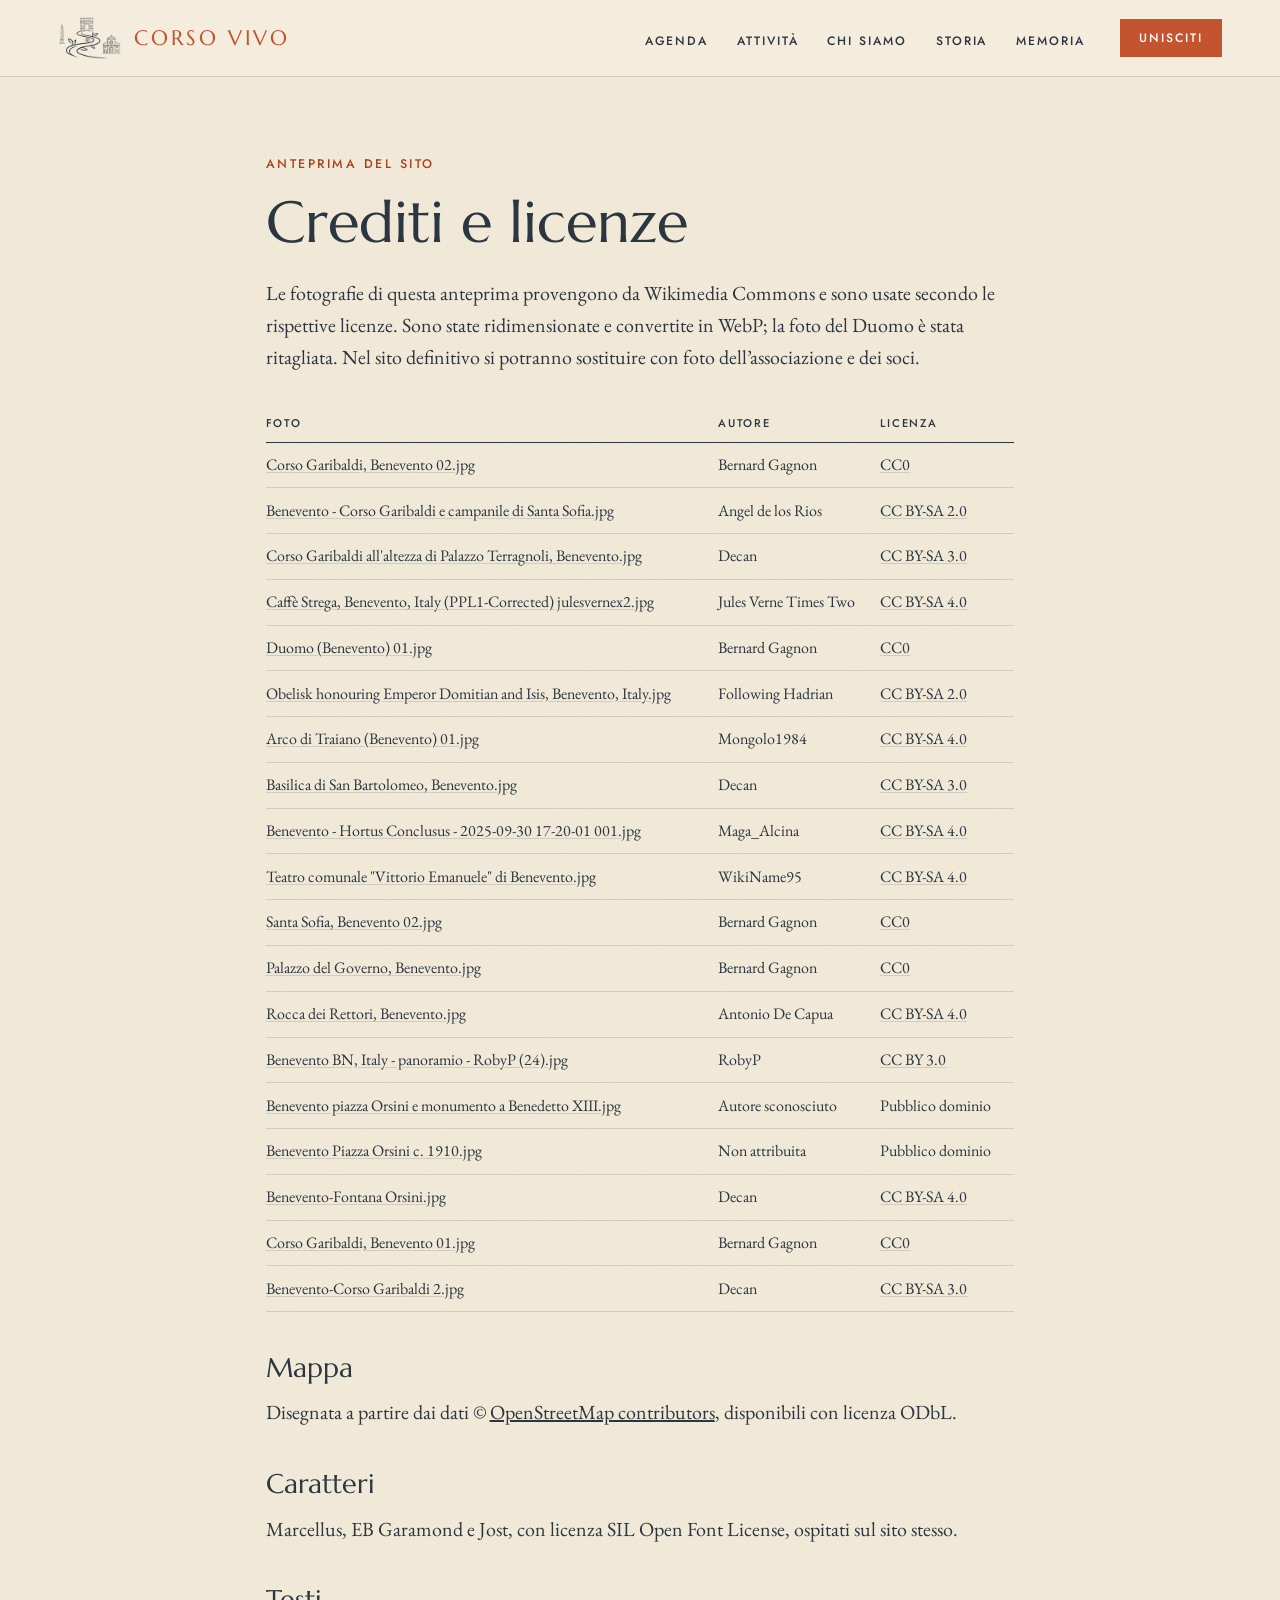
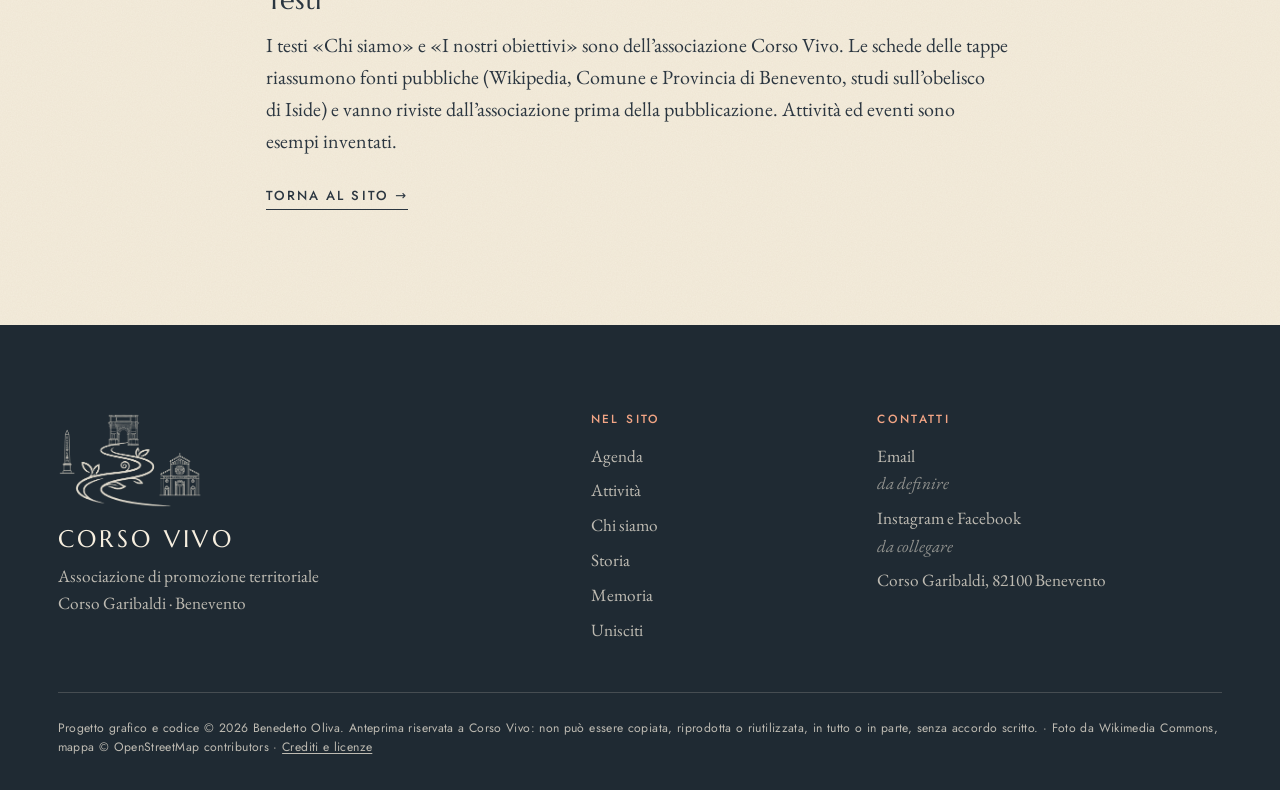
<file: crediti.html>
<!doctype html> <html lang="it"> <head> <meta charset="utf-8"> <meta name="viewport" content="width=device-width,initial-scale=1"> <meta name="robots" content="noindex, nofollow, noarchive, noai, noimageai"> <meta http-equiv="Content-Security-Policy" content="default-src 'self'; img-src 'self' data: blob:; style-src 'self'; script-src 'self'; font-src 'self'; connect-src 'none'; object-src 'none'; base-uri 'self'; form-action 'none'"> <meta name="referrer" content="strict-origin-when-cross-origin"> <title>Crediti e licenze · Corso Vivo</title> <meta name="description" content="Crediti fotografici e licenze dell’anteprima del sito di Corso Vivo."> <meta name="theme-color" content="#f4ecdc"> <link rel="icon" href="assets/img/favicon.svg" type="image/svg+xml"> <link rel="preload" href="assets/fonts/marcellus-latin-400-normal.woff2" as="font" type="font/woff2" crossorigin> <link rel="preload" href="assets/fonts/eb-garamond-latin-400-normal.woff2" as="font" type="font/woff2" crossorigin> <link rel="stylesheet" href="assets/css/site.css?v=238cdcc0"> <script src="assets/js/site.js?v=75d686a4" defer="defer"></script> </head> <body class="pagina-crediti"> <a class="salta" href="#contenuto">Vai al contenuto</a> <header class="testata testata--piena" data-testata> <div class="testata__riga"> <a class="marchio" href="index.html#inizio" aria-label="Corso Vivo, torna all’inizio"> <img class="marchio__emblema marchio__emblema--scuro" src="assets/img/emblema.png" alt="" width="633" height="418"> <img class="marchio__emblema marchio__emblema--chiaro" src="assets/img/emblema-chiaro.png" alt="" width="633" height="418"> <span class="marchio__nome">Corso Vivo</span> </a> <button class="testata__menu" type="button" aria-expanded="false" aria-controls="navigazione" data-menu><span>Menu</span></button> <nav class="testata__nav" id="navigazione" aria-label="Principale"> <ul><li><a href="index.html#agenda">Agenda</a></li><li><a href="index.html#attivita">Attività</a></li><li><a href="index.html#chi-siamo">Chi siamo</a></li><li><a href="index.html#storia">Storia</a></li><li><a href="index.html#memoria">Memoria</a></li></ul> <a class="testata__unisciti" href="index.html#unisciti">Unisciti</a> </nav> </div> </header> <main id="contenuto" class="crediti"> <p class="occhiello">Anteprima del sito</p> <h1>Crediti e licenze</h1> <p>Le fotografie di questa anteprima provengono da Wikimedia Commons e sono usate secondo le rispettive licenze. Sono state ridimensionate e convertite in WebP; la foto del Duomo è stata ritagliata. Nel sito definitivo si potranno sostituire con foto dell’associazione e dei soci.</p> <div class="crediti__tabella"> <table> <thead><tr><th scope="col">Foto</th><th scope="col">Autore</th><th scope="col">Licenza</th></tr></thead> <tbody><tr><td><a href="https://commons.wikimedia.org/wiki/File:Corso_Garibaldi,_Benevento_02.jpg" rel="noopener">Corso Garibaldi, Benevento 02.jpg</a></td><td>Bernard Gagnon</td><td><a href="https://creativecommons.org/publicdomain/zero/1.0/deed.it" rel="noopener">CC0</a></td></tr><tr><td><a href="https://commons.wikimedia.org/wiki/File:Benevento_-_Corso_Garibaldi_e_campanile_di_Santa_Sofia.jpg" rel="noopener">Benevento - Corso Garibaldi e campanile di Santa Sofia.jpg</a></td><td>Angel de los Rios</td><td><a href="https://creativecommons.org/licenses/by-sa/2.0/deed.it" rel="noopener">CC BY-SA 2.0</a></td></tr><tr><td><a href="https://commons.wikimedia.org/wiki/File:Corso_Garibaldi_all%27altezza_di_Palazzo_Terragnoli,_Benevento.jpg" rel="noopener">Corso Garibaldi all&#x27;altezza di Palazzo Terragnoli, Benevento.jpg</a></td><td>Decan</td><td><a href="https://creativecommons.org/licenses/by-sa/3.0/deed.it" rel="noopener">CC BY-SA 3.0</a></td></tr><tr><td><a href="https://commons.wikimedia.org/wiki/File:Caff%C3%A8_Strega,_Benevento,_Italy_(PPL1-Corrected)_julesvernex2.jpg" rel="noopener">Caffè Strega, Benevento, Italy (PPL1-Corrected) julesvernex2.jpg</a></td><td>Jules Verne Times Two</td><td><a href="https://creativecommons.org/licenses/by-sa/4.0/deed.it" rel="noopener">CC BY-SA 4.0</a></td></tr><tr><td><a href="https://commons.wikimedia.org/wiki/File:Duomo_(Benevento)_01.jpg" rel="noopener">Duomo (Benevento) 01.jpg</a></td><td>Bernard Gagnon</td><td><a href="https://creativecommons.org/publicdomain/zero/1.0/deed.it" rel="noopener">CC0</a></td></tr><tr><td><a href="https://commons.wikimedia.org/wiki/File:Obelisk_honouring_Emperor_Domitian_and_Isis,_Benevento,_Italy.jpg" rel="noopener">Obelisk honouring Emperor Domitian and Isis, Benevento, Italy.jpg</a></td><td>Following Hadrian</td><td><a href="https://creativecommons.org/licenses/by-sa/2.0/deed.it" rel="noopener">CC BY-SA 2.0</a></td></tr><tr><td><a href="https://commons.wikimedia.org/wiki/File:Arco_di_Traiano_(Benevento)_01.jpg" rel="noopener">Arco di Traiano (Benevento) 01.jpg</a></td><td>Mongolo1984</td><td><a href="https://creativecommons.org/licenses/by-sa/4.0/deed.it" rel="noopener">CC BY-SA 4.0</a></td></tr><tr><td><a href="https://commons.wikimedia.org/wiki/File:Basilica_di_San_Bartolomeo,_Benevento.jpg" rel="noopener">Basilica di San Bartolomeo, Benevento.jpg</a></td><td>Decan</td><td><a href="https://creativecommons.org/licenses/by-sa/3.0/deed.it" rel="noopener">CC BY-SA 3.0</a></td></tr><tr><td><a href="https://commons.wikimedia.org/wiki/File:Benevento_-_Hortus_Conclusus_-_2025-09-30_17-20-01_001.jpg" rel="noopener">Benevento - Hortus Conclusus - 2025-09-30 17-20-01 001.jpg</a></td><td>Maga_Alcina</td><td><a href="https://creativecommons.org/licenses/by-sa/4.0/deed.it" rel="noopener">CC BY-SA 4.0</a></td></tr><tr><td><a href="https://commons.wikimedia.org/wiki/File:Teatro_comunale_%22Vittorio_Emanuele%22_di_Benevento.jpg" rel="noopener">Teatro comunale &quot;Vittorio Emanuele&quot; di Benevento.jpg</a></td><td>WikiName95</td><td><a href="https://creativecommons.org/licenses/by-sa/4.0/deed.it" rel="noopener">CC BY-SA 4.0</a></td></tr><tr><td><a href="https://commons.wikimedia.org/wiki/File:Santa_Sofia,_Benevento_02.jpg" rel="noopener">Santa Sofia, Benevento 02.jpg</a></td><td>Bernard Gagnon</td><td><a href="https://creativecommons.org/publicdomain/zero/1.0/deed.it" rel="noopener">CC0</a></td></tr><tr><td><a href="https://commons.wikimedia.org/wiki/File:Palazzo_del_Governo,_Benevento.jpg" rel="noopener">Palazzo del Governo, Benevento.jpg</a></td><td>Bernard Gagnon</td><td><a href="https://creativecommons.org/publicdomain/zero/1.0/deed.it" rel="noopener">CC0</a></td></tr><tr><td><a href="https://commons.wikimedia.org/wiki/File:Rocca_dei_Rettori,_Benevento.jpg" rel="noopener">Rocca dei Rettori, Benevento.jpg</a></td><td>Antonio De Capua</td><td><a href="https://creativecommons.org/licenses/by-sa/4.0/deed.it" rel="noopener">CC BY-SA 4.0</a></td></tr><tr><td><a href="https://commons.wikimedia.org/wiki/File:Benevento_BN,_Italy_-_panoramio_-_RobyP_(24).jpg" rel="noopener">Benevento BN, Italy - panoramio - RobyP (24).jpg</a></td><td>RobyP</td><td><a href="https://creativecommons.org/licenses/by/3.0/deed.it" rel="noopener">CC BY 3.0</a></td></tr><tr><td><a href="https://commons.wikimedia.org/wiki/File:Benevento_piazza_Orsini_e_monumento_a_Benedetto_XIII.jpg" rel="noopener">Benevento piazza Orsini e monumento a Benedetto XIII.jpg</a></td><td>Autore sconosciuto</td><td>Pubblico dominio</td></tr><tr><td><a href="https://commons.wikimedia.org/wiki/File:Benevento_Piazza_Orsini_c._1910.jpg" rel="noopener">Benevento Piazza Orsini c. 1910.jpg</a></td><td>Non attribuita</td><td>Pubblico dominio</td></tr><tr><td><a href="https://commons.wikimedia.org/wiki/File:Benevento-Fontana_Orsini.jpg" rel="noopener">Benevento-Fontana Orsini.jpg</a></td><td>Decan</td><td><a href="https://creativecommons.org/licenses/by-sa/4.0/deed.it" rel="noopener">CC BY-SA 4.0</a></td></tr><tr><td><a href="https://commons.wikimedia.org/wiki/File:Corso_Garibaldi,_Benevento_01.jpg" rel="noopener">Corso Garibaldi, Benevento 01.jpg</a></td><td>Bernard Gagnon</td><td><a href="https://creativecommons.org/publicdomain/zero/1.0/deed.it" rel="noopener">CC0</a></td></tr><tr><td><a href="https://commons.wikimedia.org/wiki/File:Benevento-Corso_Garibaldi_2.jpg" rel="noopener">Benevento-Corso Garibaldi 2.jpg</a></td><td>Decan</td><td><a href="https://creativecommons.org/licenses/by-sa/3.0/deed.it" rel="noopener">CC BY-SA 3.0</a></td></tr></tbody> </table> </div> <h2>Mappa</h2> <p>Disegnata a partire dai dati © <a href="https://www.openstreetmap.org/copyright" rel="noopener">OpenStreetMap contributors</a>, disponibili con licenza ODbL.</p> <h2>Caratteri</h2> <p>Marcellus, EB Garamond e Jost, con licenza SIL Open Font License, ospitati sul sito stesso.</p> <h2>Testi</h2> <p>I testi «Chi siamo» e «I nostri obiettivi» sono dell’associazione Corso Vivo. Le schede delle tappe riassumono fonti pubbliche (Wikipedia, Comune e Provincia di Benevento, studi sull’obelisco di Iside) e vanno riviste dall’associazione prima della pubblicazione. Attività ed eventi sono esempi inventati.</p> <p><a class="collegamento" href="index.html">Torna al sito</a></p> </main> <footer class="piede"> <div class="piede__griglia"> <div class="piede__marchio"> <img src="assets/img/emblema-chiaro.png" alt="" width="633" height="418" loading="lazy"> <p class="piede__nome">Corso Vivo</p> <p>Associazione di promozione territoriale<br>Corso Garibaldi · Benevento</p> </div> <nav aria-label="Nel sito"><h2>Nel sito</h2><ul><li><a href="index.html#agenda">Agenda</a></li><li><a href="index.html#attivita">Attività</a></li><li><a href="index.html#chi-siamo">Chi siamo</a></li><li><a href="index.html#storia">Storia</a></li><li><a href="index.html#memoria">Memoria</a></li><li><a href="index.html#unisciti">Unisciti</a></li></ul></nav> <div> <h2>Contatti</h2> <ul> <li>Email <span class="da-definire">da definire</span></li> <li>Instagram e Facebook <span class="da-definire">da collegare</span></li> <li>Corso Garibaldi, 82100 Benevento</li> </ul> </div> </div> <p class="piede__fondo">Progetto grafico e codice © 2026 Benedetto Oliva. Anteprima riservata a Corso Vivo: non può essere copiata, riprodotta o riutilizzata, in tutto o in parte, senza accordo scritto. · Foto da Wikimedia Commons, mappa © OpenStreetMap contributors · <a href="crediti.html">Crediti e licenze</a></p> </footer> </body> </html>
</file>
<file: assets/css/site.css>
@keyframes avvicina{0%{transform:scale(1.07)}to{transform:scale(1)}}@keyframes riempi{0%{width:0}to{width:100%}}@keyframes pulsa{0%{opacity:.35;transform:scale(.6)}to{opacity:0;transform:scale(1.5)}}@keyframes emerge{0%{opacity:0;transform:translateY(.8rem)}to{opacity:1;transform:none}}@font-face{font-family:"Marcellus";src:url(../fonts/marcellus-latin-400-normal.woff2)format("woff2");font-weight:400;font-display:swap}@font-face{font-family:"EB Garamond";src:url(../fonts/eb-garamond-latin-400-normal.woff2)format("woff2");font-weight:400;font-display:swap}@font-face{font-family:"EB Garamond";src:url(../fonts/eb-garamond-latin-400-italic.woff2)format("woff2");font-weight:400;font-style:italic;font-display:swap}@font-face{font-family:"EB Garamond";src:url(../fonts/eb-garamond-latin-500-normal.woff2)format("woff2");font-weight:500 700;font-display:swap}@font-face{font-family:"Jost";src:url(../fonts/jost-latin-400-normal.woff2)format("woff2");font-weight:400;font-display:swap}@font-face{font-family:"Jost";src:url(../fonts/jost-latin-500-normal.woff2)format("woff2");font-weight:500 600;font-display:swap}:root{--carta:#f4ecdc;--carta-scura:#ebdfc6;--carta-chiara:#faf5ea;--inchiostro:#2b3640;--inchiostro-tenue:#57626b;--terracotta:#a9431f;--terracotta-viva:#c4532f;--terracotta-chiara:#f2a585;--notte:#1f2a33;--crema:#f6eedf;--crema-tenue:rgba(246, 238, 223, .74);--filetto:rgba(43, 54, 64, .16);--filetto-chiaro:rgba(246, 238, 223, .18);--display:"Marcellus", "Trajan Pro", Georgia, serif;--testo:"EB Garamond", Garamond, Georgia, serif;--etichetta:"Jost", "Avenir Next", "Segoe UI", system-ui, sans-serif;--margine:clamp(1rem, 4.5vw, 4rem);--larghezza:78rem;--testata:4.75rem;--grana:url("data:image/svg+xml,%3Csvg xmlns='http://www.w3.org/2000/svg' width='220' height='220'%3E%3Cfilter id='n'%3E%3CfeTurbulence type='fractalNoise' baseFrequency='.8' numOctaves='3' stitchTiles='stitch'/%3E%3CfeColorMatrix values='0 0 0 0 .36 0 0 0 0 .27 0 0 0 0 .14 0 0 0 .075 0'/%3E%3C/filter%3E%3Crect width='100%25' height='100%25' filter='url(%23n)'/%3E%3C/svg%3E")}*,::after,::before{box-sizing:border-box}html{-webkit-text-size-adjust:100%;scroll-behavior:smooth}body{margin:0;background:var(--carta) var(--grana);color:var(--inchiostro);font:400 1.25rem/1.6 var(--testo);font-kerning:normal;font-variant-ligatures:common-ligatures;text-rendering:optimizeLegibility;-webkit-font-smoothing:antialiased;overflow-x:hidden}img,svg{display:block;max-width:100%}img{height:auto}a,button{color:inherit}h1,h2,h3{font-family:var(--display);font-weight:400;line-height:1.1;margin:0;text-wrap:balance}p{margin:0 0 1em;text-wrap:pretty}button{font:inherit}[data-tappe],section[id]{scroll-margin-top:calc(var(--testata) - 1px)}:focus-visible{outline:2px solid var(--terracotta-viva);outline-offset:3px}::selection{background:var(--terracotta-viva);color:#fff}.salta{position:absolute;left:1rem;top:-4rem;z-index:100;background:var(--inchiostro);color:var(--crema);padding:.7rem 1rem;font:500 .85rem var(--etichetta);text-decoration:none}.salta:focus{top:1rem}.occhiello{font:500 .78rem/1.4 var(--etichetta);letter-spacing:.2em;text-transform:uppercase;color:var(--terracotta);margin:0 0 1.1rem}.occhiello--chiaro{color:var(--terracotta-chiara)}.avviso{font:italic 400 1.05rem/1.5 var(--testo);color:var(--inchiostro-tenue);border-left:2px solid var(--terracotta-viva);padding-left:.9rem}.apertura__indice button,.avviso--chiaro{color:var(--crema-tenue);border:0;padding:0}.bottone{display:inline-flex;align-items:center;gap:.6rem;background:var(--terracotta-viva);color:#fff;border:0;border-radius:0;cursor:pointer;padding:1rem 1.6rem;font:500 .82rem/1 var(--etichetta);letter-spacing:.16em;text-transform:uppercase;text-decoration:none;transition:background-color .25s ease,transform .25s ease}.bottone:hover{background:var(--terracotta)}.bottone:active{transform:translateY(1px)}.bottone--scuro{background:var(--inchiostro)}.bottone--scuro:hover{background:var(--notte)}.collegamento{font:500 .82rem/1.3 var(--etichetta);letter-spacing:.16em;text-transform:uppercase;text-decoration:none;border-bottom:1px solid currentColor;padding-bottom:.25rem;transition:color .2s ease}.collegamento::after{content:" →"}.collegamento:hover{color:var(--terracotta-viva)}.collegamento--chiaro{color:var(--crema)}.apertura h1 em,.collegamento--chiaro:hover{color:var(--terracotta-chiara)}.testata{position:fixed;inset:0 0 auto;z-index:50;height:var(--testata);color:var(--inchiostro);transition:background-color .4s ease,color .4s ease,box-shadow .4s ease}.testata--su-foto{color:var(--crema)}.testata--piena{background:rgba(244,236,220,.94);-webkit-backdrop-filter:blur(10px);backdrop-filter:blur(10px);box-shadow:0 1px 0 var(--filetto)}.marchio,.testata__riga{display:flex;align-items:center}.testata__riga{height:100%;max-width:calc(var(--larghezza) + 2*var(--margine));margin:0 auto;padding:0 var(--margine);justify-content:space-between;gap:2rem}.marchio{gap:.85rem;text-decoration:none}.marchio__emblema{width:auto;height:2.6rem}.marchio__emblema--chiaro,.testata--su-foto .marchio__emblema--scuro{display:none}.barra span,.testata--su-foto .marchio__emblema--chiaro{display:block}.marchio__nome{font:400 1.3rem/1 var(--display);letter-spacing:.14em;text-transform:uppercase;color:var(--terracotta-viva);transition:color .4s ease}.apertura__indice button:hover,.apertura__indice button[aria-current=true],.testata--su-foto .marchio__nome{color:var(--crema)}.testata__nav{display:flex;align-items:center;gap:2.2rem}.testata__nav ul{display:flex;gap:1.8rem;list-style:none;margin:0;padding:0}.testata__nav ul a,.testata__unisciti{font:500 .76rem/1 var(--etichetta);letter-spacing:.16em;text-transform:uppercase;text-decoration:none}.testata__nav ul a{padding:.4rem 0;background:linear-gradient(currentColor,currentColor)0 100%/0 1px no-repeat;transition:background-size .3s ease}.testata__nav ul a:hover{background-size:100% 1px}.testata__unisciti{border:1px solid currentColor;padding:.75rem 1.15rem;transition:background-color .25s ease,color .25s ease,border-color .25s ease}.testata--piena .testata__unisciti{background:var(--terracotta-viva);border-color:var(--terracotta-viva);color:#fff}.testata__unisciti:hover{background:var(--crema);color:var(--inchiostro);border-color:var(--crema)}.testata--piena .testata__unisciti:hover{background:var(--terracotta);border-color:var(--terracotta);color:#fff}.testata__menu{display:none}@media (max-width:960px){.testata--piena{-webkit-backdrop-filter:none;backdrop-filter:none;background:var(--carta)}.testata__menu{display:inline-flex;align-items:center;gap:.6rem;background:0 0;border:1px solid currentColor;padding:.6rem .95rem;cursor:pointer;font:500 .74rem/1 var(--etichetta);letter-spacing:.16em;text-transform:uppercase;position:relative;z-index:2}.testata__nav{position:fixed;inset:0;z-index:1;flex-direction:column;align-items:flex-start;justify-content:center;gap:2.5rem;padding:calc(var(--testata) + 2rem) var(--margine) 3rem;background:var(--carta) var(--grana);color:var(--inchiostro);visibility:hidden;opacity:0;transform:translateY(-1rem);transition:opacity .35s ease,transform .35s ease,visibility 0s .35s}.testata__nav ul{flex-direction:column;gap:1.1rem}.testata__nav ul a{font:400 2.1rem/1.1 var(--display);letter-spacing:.02em;text-transform:none}.testata__nav .testata__unisciti{background:var(--terracotta-viva);border-color:var(--terracotta-viva);color:#fff;padding:1rem 1.5rem}.menu-aperto .testata__nav{visibility:visible;opacity:1;transform:none;transition:opacity .35s ease,transform .35s ease}.menu-aperto .testata{color:var(--inchiostro)}.menu-aperto .testata .marchio__emblema--scuro{display:block}.menu-aperto .testata .marchio__emblema--chiaro{display:none}.menu-aperto .testata .marchio__nome{color:var(--terracotta-viva)}.menu-aperto .marchio{position:relative;z-index:2}.menu-aperto body{overflow:hidden}}@media (max-width:420px){.marchio__nome{font-size:1.05rem;letter-spacing:.1em}.marchio__emblema{height:2.1rem}}.apertura{position:relative;isolation:isolate;min-height:100vh;min-height:100svh;display:flex;align-items:flex-end;color:var(--crema);background:var(--notte);overflow:hidden}.apertura::after,.apertura__foto{position:absolute;inset:0;z-index:-2}.apertura__diapo{position:absolute;inset:0;margin:0;opacity:0;transition:opacity 1.6s ease}.apertura__diapo img{width:100%;height:100%;object-fit:cover}.apertura__diapo.attiva{opacity:1}.apertura__diapo.attiva img{animation:avvicina 9s ease-out both}.apertura::after{content:"";z-index:-1;background:linear-gradient(to bottom,rgba(18,24,30,.55)0,rgba(18,24,30,0) 9rem),linear-gradient(to top,rgba(18,24,30,.9)0,rgba(18,24,30,.55) 38%,rgba(18,24,30,.08) 72%)}.apertura__testo{width:100%;max-width:calc(var(--larghezza) + 2*var(--margine));margin:0 auto;padding:0 var(--margine) clamp(7.5rem,15vh,10rem)}.apertura h1{font-size:clamp(2.7rem,7vw,6rem);line-height:1;letter-spacing:.005em;max-width:14ch;margin-bottom:1.6rem}.apertura h1 em{display:block;font:italic 400 .86em/1.08 var(--testo)}.apertura__sotto{font-size:clamp(1.25rem,1.9vw,1.5rem);max-width:34rem;color:var(--crema-tenue);margin-bottom:2.2rem}.azioni{display:flex;flex-wrap:wrap;align-items:center;gap:1.2rem 2rem;margin:0}.apertura__indice{position:absolute;right:var(--margine);bottom:2.2rem;display:flex;gap:1.4rem;list-style:none;margin:0;padding:0}.apertura__indice button{display:block;width:11rem;text-align:left;background:0 0;cursor:pointer;font:400 .8rem/1.35 var(--etichetta);letter-spacing:.04em;transition:color .3s ease}.barra{display:block;height:2px;background:rgba(246,238,223,.25);margin-bottom:.65rem;overflow:hidden}.barra span{height:100%;width:0;background:var(--crema)}[aria-current=true] .barra span{width:100%}.in-corso .barra span{animation:riempi 7s linear both}@media (max-width:760px){.apertura__indice{left:var(--margine);right:var(--margine);bottom:1.6rem;gap:.6rem}.apertura__indice li{flex:1}.apertura__indice button{width:100%;font-size:0}.apertura__testo{padding-bottom:5rem}}.js .appare{opacity:0;transform:translateY(1.5rem);transition:opacity 1s ease,transform 1s cubic-bezier(.2,.7,.2,1)}.js .appare.vista{opacity:1;transform:none}.parola{opacity:.14;transition:opacity .55s ease}.vista .parola,.vista.parola{opacity:1}.manifesto{padding:clamp(5rem,11vw,9.5rem) var(--margine) clamp(4.5rem,9vw,8rem)}.manifesto__griglia{max-width:var(--larghezza);margin:0 auto;display:grid;grid-template-columns:minmax(0,4fr) minmax(0,7fr);gap:clamp(2.5rem,6vw,6rem);align-items:start}.manifesto__logo{position:sticky;top:calc(var(--testata) + 2.5rem);max-width:22rem;justify-self:center;width:100%}.manifesto__attacco{font:400 clamp(1.85rem,3.3vw,2.8rem)/1.2 var(--display);margin-bottom:2.6rem;text-wrap:balance}.manifesto__colonne{columns:2 19rem;column-gap:3rem;color:#36414a}.manifesto__colonne p{break-inside:avoid}.manifesto__colonne p:first-child::first-letter{float:left;font:400 4.4em/.82 var(--display);color:var(--terracotta-viva);margin:.08em .1em 0 0}.manifesto__colonne strong{font-weight:500;color:var(--inchiostro)}.manifesto__chiusa{max-width:52rem;margin:clamp(4rem,8vw,7rem) auto 0;text-align:center}.manifesto__chiusa p{font:400 clamp(1.6rem,3vw,2.45rem)/1.28 var(--display);color:var(--terracotta-viva);margin:0;text-wrap:balance}.onda{width:9rem;margin:0 auto 2rem;fill:none;stroke:var(--inchiostro);stroke-width:2.4;stroke-linecap:round}@media (max-width:860px){.manifesto__griglia{grid-template-columns:1fr}.manifesto__logo{position:static;max-width:15rem}}.serpentone{display:grid;grid-template-columns:minmax(0,1fr) minmax(0,1fr);background:var(--notte);color:var(--crema)}.serpentone__foto{position:relative;margin:0;min-height:34rem}.serpentone__foto img{position:absolute;inset:0;width:100%;height:100%;object-fit:cover}.botteghe__foto figcaption,.serpentone__foto figcaption{position:absolute;left:1.2rem;bottom:1.1rem;right:1.2rem;font:400 .78rem/1.4 var(--etichetta);letter-spacing:.04em;color:var(--crema);text-shadow:0 1px 6px rgba(0,0,0,.6)}.serpentone__testo{padding:clamp(3.5rem,8vw,7.5rem) var(--margine);max-width:40rem;align-self:center}.serpentone h2{font-size:clamp(2.4rem,4.6vw,3.8rem);margin-bottom:1.8rem}.serpentone p{color:var(--crema-tenue)}.serpentone__linea{width:100%;max-width:26rem;margin-top:2.4rem;fill:none;stroke:var(--crema);stroke-width:3;stroke-linecap:round}.js .serpentone__linea path{stroke-dasharray:760;stroke-dashoffset:760;transition:stroke-dashoffset 2.6s cubic-bezier(.6,.1,.3,1) .4s}.js .vista .serpentone__linea path{stroke-dashoffset:0}@media (max-width:860px){.serpentone{grid-template-columns:1fr}.serpentone__foto{min-height:22rem}}.corso{padding:clamp(5rem,10vw,8.5rem) var(--margine) clamp(4rem,8vw,7rem);max-width:calc(var(--larghezza) + 2*var(--margine));margin:0 auto}.corso__testa{max-width:46rem;margin-bottom:clamp(2rem,4vw,3rem)}.corso__testa h2{font-size:clamp(2.4rem,5vw,4rem);margin-bottom:1.2rem}.corso__testa p:last-child{color:var(--inchiostro-tenue)}.mappa{margin:0 calc(-1*min(var(--margine),2rem))}.mappa__tela{background:var(--carta-chiara);border:1px solid var(--filetto);overflow-x:auto;overscroll-behavior-x:contain;scrollbar-width:thin}.mappa__dentro{position:relative;min-width:46rem}.mappa__base{width:100%;opacity:.95}.mappa__strato{position:absolute;inset:0;width:100%;height:100%;overflow:visible}.mappa__corso,.mappa__serpe{fill:none;stroke-linecap:round}.mappa__corso{stroke:var(--inchiostro);stroke-width:13;stroke-linejoin:round}.mappa__serpe{stroke:#fffaf0;stroke-width:1.9}.mappa__traiano{fill:none;stroke:var(--inchiostro);stroke-width:5;stroke-linecap:round;stroke-dasharray:.1 9;transition:opacity 1s ease 1.8s}.mappa__etichetta{font:italic 400 15px var(--testo);fill:var(--inchiostro-tenue);paint-order:stroke;stroke:var(--carta-chiara);stroke-width:5px;stroke-linejoin:round;pointer-events:none}.mappa__tappa{cursor:pointer;outline:0}.mappa__alone,.mappa__punto{transform-box:fill-box;transform-origin:center}.mappa__tappa>*{transition:transform .35s cubic-bezier(.3,1.6,.5,1),fill .3s ease,opacity .3s ease}.mappa__punto{fill:var(--terracotta-viva);stroke:var(--carta-chiara);stroke-width:3.5}.mappa__alone{fill:var(--terracotta-viva);opacity:0}.mappa__nome,.mappa__numero{text-anchor:middle;pointer-events:none}.mappa__numero{font:400 17px var(--display);fill:#fff}.mappa__nome{font:500 13px var(--etichetta);letter-spacing:.12em;text-transform:uppercase;fill:var(--inchiostro);opacity:0;paint-order:stroke;stroke:var(--carta-chiara);stroke-width:6px;stroke-linejoin:round}.mappa__tappa:focus-visible .mappa__punto,.mappa__tappa:hover .mappa__punto{transform:scale(1.18)}.mappa__tappa:focus-visible .mappa__nome,.mappa__tappa:hover .mappa__nome{opacity:1}.mappa__tappa:focus-visible .mappa__punto{stroke:var(--inchiostro)}.mappa__tappa.attiva .mappa__punto{fill:var(--inchiostro);transform:scale(1.25)}.mappa__tappa.attiva .mappa__nome{opacity:1}.mappa__tappa.attiva .mappa__alone{animation:pulsa 2.4s ease-out infinite}.mappa__nord path,.mappa__nord text{fill:var(--inchiostro)}.mappa__nord text{font:400 15px var(--display);text-anchor:middle}.mappa__fonte{font:400 .74rem/1.4 var(--etichetta);letter-spacing:.03em;color:var(--inchiostro-tenue);margin:.7rem 0 0;padding:0 min(var(--margine),2rem)}.js .mappa--pronta .mappa__corso,.js .mappa--pronta .mappa__serpe{transition:stroke-dashoffset 2.4s cubic-bezier(.55,.1,.3,1)}.js .mappa--pronta .mappa__serpe{transition-delay:.35s}.js .mappa--pronta .mappa__tappa{opacity:0;transition:opacity .5s ease}.js .mappa--pronta:not(.vista) .mappa__traiano{opacity:0}.js .mappa--pronta.vista .mappa__tappa{opacity:1}.tappe{margin-top:clamp(1.6rem,3vw,2.4rem)}.tappe__elenco{display:flex;gap:0;overflow-x:auto;scrollbar-width:none;border-bottom:1px solid var(--filetto);margin-bottom:clamp(2rem,4vw,3rem)}.tappe__elenco::-webkit-scrollbar{display:none}.tappe__elenco button{flex:0 0 auto;background:0 0;border:0;cursor:pointer;padding:.9rem 1.05rem 1rem;margin-bottom:-1px;border-bottom:2px solid transparent;font:500 .74rem/1.2 var(--etichetta);letter-spacing:.12em;text-transform:uppercase;color:var(--inchiostro-tenue);white-space:nowrap;transition:color .2s ease,border-color .2s ease}.tappe__elenco button span{font:400 1rem var(--display);letter-spacing:0;margin-right:.5rem;color:var(--terracotta-viva)}.tappe__elenco button:hover{color:var(--inchiostro)}.tappe__elenco button[aria-selected=true]{color:var(--inchiostro);border-bottom-color:var(--terracotta-viva)}.tappa{display:grid;grid-template-columns:minmax(0,7fr) minmax(0,5fr);gap:clamp(2rem,5vw,4.5rem);align-items:start;outline:0}.tappa+.tappa{margin-top:4rem}.js .tappa+.tappa{margin-top:0}.tappa[hidden]{display:none}.js .tappa:not([hidden]){animation:emerge .7s ease both}.tappa__foto{margin:0;aspect-ratio:4/3;overflow:hidden;background:var(--carta-scura)}.botteghe__foto img,.tappa__foto img{width:100%;height:100%;object-fit:cover}.tappa__epoca,.tappa__numero{font:400 3.4rem/1 var(--display);color:var(--terracotta-viva);margin:0 0 .9rem}.tappa__numero span{font-size:1.1rem;color:var(--inchiostro-tenue)}.tappa__epoca{font:500 .74rem/1 var(--etichetta);letter-spacing:.2em;text-transform:uppercase;color:var(--inchiostro-tenue)}.tappa h3{font-size:clamp(1.9rem,3vw,2.5rem);margin-bottom:.35rem}.tappa__sotto{font-style:italic;color:var(--terracotta);font-size:1.3rem;margin-bottom:1.4rem}.tappa__sapevi{font-size:1.12rem;line-height:1.5;background:var(--carta-chiara);border-left:2px solid var(--terracotta-viva);padding:1rem 1.2rem;margin:1.6rem 0}.tappa__sapevi strong{display:block;font:500 .72rem/1 var(--etichetta);letter-spacing:.18em;text-transform:uppercase;color:var(--terracotta);margin-bottom:.5rem}.tappa__passi{display:none}.js .tappa__passi{display:flex;justify-content:space-between;gap:1rem;border-top:1px solid var(--filetto);padding-top:1.2rem}.passo{background:0 0;border:0;padding:.4rem 0;cursor:pointer;font:500 .76rem/1 var(--etichetta);letter-spacing:.14em;text-transform:uppercase;transition:color .2s ease}.passo:hover:not(:disabled){color:var(--terracotta-viva)}.passo:disabled{opacity:.3;cursor:default}.passo--indietro::before{content:"← "}.passo--avanti::after{content:" →"}@media (max-width:860px){.tappa{grid-template-columns:1fr}}.botteghe{background:var(--carta-scura) var(--grana);padding:clamp(5rem,10vw,8.5rem) var(--margine)}.botteghe__griglia{max-width:var(--larghezza);margin:0 auto;display:grid;grid-template-columns:minmax(0,5fr) minmax(0,7fr);gap:clamp(2.5rem,6vw,6rem);align-items:start}.botteghe__foto{position:sticky;top:calc(var(--testata) + 2rem);margin:0;aspect-ratio:3/4;overflow:hidden}.agenda__testa h2,.botteghe h2{font-size:clamp(2.4rem,4.8vw,3.8rem);margin-bottom:1.4rem}.botteghe__intro{color:#3a454e}.botteghe .avviso{margin:1.6rem 0 2.2rem;font-size:1rem}.filtri{display:flex;flex-wrap:wrap;gap:.4rem 1.4rem;margin-bottom:1rem}.filtri button{background:0 0;border:0;padding:.5rem 0;cursor:pointer;font:500 .74rem/1 var(--etichetta);letter-spacing:.14em;text-transform:uppercase;color:var(--inchiostro-tenue);border-bottom:1px solid transparent;transition:color .2s ease,border-color .2s ease}.filtri button:hover{color:var(--inchiostro)}.filtri button[aria-pressed=true]{color:var(--terracotta);border-bottom-color:var(--terracotta-viva)}.guida{list-style:none;margin:0 0 2.4rem;padding:0;border-top:1px solid var(--filetto)}.voce{display:grid;grid-template-columns:5.2rem minmax(0,1fr) auto;gap:1.4rem;align-items:baseline;padding:1.25rem 0;border-bottom:1px solid var(--filetto)}.voce[hidden]{display:none}.voce__civico,.voce__info{font:400 1.75rem/1 var(--display);color:var(--terracotta-viva);white-space:nowrap}.voce__civico small{font-size:.55em;color:var(--inchiostro-tenue)}.voce h3{font-size:1.35rem;margin-bottom:.25rem}.voce__testo p{margin:0;color:#3e4952;font-size:1.12rem;line-height:1.45}.voce__info{margin:0;text-align:right;font:400 .74rem/1.6 var(--etichetta);letter-spacing:.1em;text-transform:uppercase;color:var(--inchiostro-tenue)}.voce__info span{display:block;color:var(--terracotta)}.js .voce{animation:emerge .5s ease both}@media (max-width:860px){.botteghe__griglia{grid-template-columns:1fr}.botteghe__foto{position:relative;top:0;aspect-ratio:4/3}}@media (max-width:560px){.voce{grid-template-columns:3.6rem minmax(0,1fr);gap:.3rem 1rem}.voce__civico{font-size:1.4rem}.voce__info{grid-column:2;text-align:left}.voce__info span{display:inline;margin-right:.6rem}}.agenda{background:var(--notte);padding:clamp(5rem,10vw,8.5rem) var(--margine)}.agenda__testa,.eventi{max-width:var(--larghezza);margin:0 auto}.agenda__testa{margin-bottom:clamp(2.5rem,5vw,4rem)}.agenda__testa h2{margin-bottom:1.2rem}.agenda__testa p:last-child{max-width:40rem;color:var(--crema-tenue)}.eventi{list-style:none;padding:0;border-top:1px solid var(--filetto-chiaro)}.evento{display:grid;grid-template-columns:11rem minmax(0,1fr) auto;gap:1.2rem clamp(1.5rem,4vw,3.5rem);align-items:start;padding:2rem 0;border-bottom:1px solid var(--filetto-chiaro)}.evento__data{display:grid;grid-template-columns:auto 1fr;column-gap:.8rem;align-items:end}.evento__giorno{grid-row:span 2;font:400 3.6rem/.85 var(--display);color:var(--terracotta-chiara)}.evento__mese{font:500 .78rem/1.2 var(--etichetta);letter-spacing:.18em;text-transform:uppercase}.evento__ora{font:400 .78rem/1.3 var(--etichetta);letter-spacing:.04em;color:var(--crema-tenue)}.evento__calendario,.evento__tipo{font:500 .72rem/1 var(--etichetta);text-transform:uppercase}.evento__tipo{letter-spacing:.2em;color:var(--terracotta-chiara);margin-bottom:.6rem}.evento h3{font-size:clamp(1.5rem,2.4vw,1.95rem);margin-bottom:.5rem}.evento__testo p{color:var(--crema-tenue);margin-bottom:.4rem}.evento__testo .evento__luogo{font-style:italic;color:var(--crema);margin:0}.evento__calendario{background:0 0;border:1px solid var(--filetto-chiaro);cursor:pointer;padding:.8rem 1rem;white-space:nowrap;letter-spacing:.14em;color:var(--crema);transition:background-color .2s ease,border-color .2s ease}.evento__calendario::before{content:"+ ";color:var(--terracotta-chiara)}.evento__calendario:hover{background:rgba(246,238,223,.08);border-color:var(--crema-tenue)}@media (max-width:760px){.evento{grid-template-columns:1fr}.evento__calendario{justify-self:start}}.memoria{padding:clamp(5rem,10vw,8.5rem) var(--margine)}.memoria__griglia{max-width:var(--larghezza);margin:0 auto;display:grid;grid-template-columns:minmax(0,5fr) minmax(0,6fr);gap:clamp(2.5rem,6vw,6rem);align-items:center}.memoria h2{font-size:clamp(2.4rem,4.8vw,3.8rem);margin-bottom:1.4rem}.memoria__tempi{position:relative;display:flex;justify-content:space-between;margin:2.4rem 0 3rem;padding-top:1.6rem}.memoria__tempi::before{content:"";position:absolute;left:.45rem;right:.45rem;top:.45rem;height:1px;background:var(--inchiostro);opacity:.35}.memoria__tempi button{position:relative;background:0 0;border:0;padding:.3rem 0;cursor:pointer;font:400 1.35rem/1 var(--display);color:var(--inchiostro-tenue);transition:color .2s ease}.memoria__tempi button::before{content:"";position:absolute;top:-1.45rem;left:50%;width:.9rem;height:.9rem;margin-left:-.45rem;border-radius:50%;background:var(--carta);border:1px solid var(--inchiostro);transition:background-color .25s ease,transform .25s ease}.memoria__tempi button:first-child::before{left:.45rem}.memoria__tempi button:last-child::before{left:auto;right:0;margin-left:0}.agenda .evento__calendario::before,.memoria__tempi button[aria-selected=true]{color:var(--terracotta-viva)}.memoria__tempi button[aria-selected=true]::before{background:var(--terracotta-viva);border-color:var(--terracotta-viva);transform:scale(1.3)}.memoria__invito{border-top:1px solid var(--filetto);padding-top:2rem}.memoria__invito h3{font-size:1.6rem;margin-bottom:.8rem}.memoria__invito p{color:#3a454e;margin-bottom:1.6rem}.memoria__cornice{position:relative;margin:0;background:#e6d9bd;padding:clamp(1rem,2.4vw,1.8rem) clamp(1rem,2.4vw,1.8rem)0;box-shadow:0 1px 0 rgba(0,0,0,.05),0 22px 50px -26px rgba(43,54,64,.45)}.memoria__foto{margin:0 0 1.4rem}.memoria__foto img{width:100%;height:clamp(18rem,42vw,34rem);object-fit:contain;background:#d9caa9}.memoria__foto figcaption{font:italic 400 1.05rem/1.4 var(--testo);color:var(--inchiostro-tenue);padding:.9rem 0 1.2rem}.js .memoria__cornice{display:grid}.js .memoria__foto{grid-area:1/1;margin:0;opacity:0;transition:opacity .9s ease;pointer-events:none}.js .memoria__foto.attiva{opacity:1;pointer-events:auto}@media (max-width:860px){.memoria__griglia{grid-template-columns:1fr}}.obiettivi{background:var(--carta-chiara);padding:clamp(5rem,10vw,8.5rem) var(--margine)}.obiettivi__testa{max-width:50rem;margin:0 auto clamp(3rem,6vw,4.5rem);text-align:center}.obiettivi__testa h2{font-size:clamp(2.2rem,4.4vw,3.5rem);margin-bottom:1.3rem}.obiettivi__testa p:last-child{color:var(--inchiostro-tenue)}.obiettivi__elenco{max-width:var(--larghezza);margin:0 auto;padding:0;list-style:none;display:grid;grid-template-columns:repeat(4,minmax(0,1fr));gap:clamp(1.5rem,3vw,2.6rem)}.obiettivi__elenco li{border-top:1px solid var(--inchiostro);padding-top:1.4rem}.obiettivi__elenco li:nth-child(2){transition-delay:.12s}.obiettivi__elenco li:nth-child(3){transition-delay:.24s}.obiettivi__elenco li:nth-child(4){transition-delay:.36s}.obiettivi__numero{display:block;font:400 2.8rem/1 var(--display);color:var(--terracotta-viva);margin-bottom:1rem}.obiettivi__elenco h3{font-size:1.6rem;margin-bottom:.7rem}.obiettivi__elenco p{font-size:1.14rem;line-height:1.5;color:#3e4952;margin:0}.obiettivi__fondo{max-width:var(--larghezza);margin:clamp(4rem,8vw,6rem) auto 0;display:grid;grid-template-columns:minmax(0,5fr) minmax(0,6fr);gap:clamp(2rem,5vw,5rem);align-items:center}.obiettivi__targa{margin:0;aspect-ratio:16/10;overflow:hidden}.obiettivi__targa img{object-position:50% 45%}.obiettivi__chiusa{font:400 clamp(1.5rem,2.7vw,2.15rem)/1.3 var(--display);margin:0;text-wrap:balance}@media (max-width:1000px){.obiettivi__elenco{grid-template-columns:repeat(2,minmax(0,1fr))}}@media (max-width:760px){.obiettivi__fondo{grid-template-columns:1fr}}@media (max-width:560px){.obiettivi__elenco{grid-template-columns:1fr}}.unisciti{position:relative;isolation:isolate;color:var(--crema);padding:clamp(5rem,10vw,8.5rem) var(--margine);overflow:hidden}.unisciti::after,.unisciti__sfondo{position:absolute;inset:0;z-index:-2}.obiettivi__targa img,.unisciti__sfondo img{width:100%;height:100%;object-fit:cover}.unisciti::after{content:"";z-index:-1;background:linear-gradient(100deg,rgba(20,27,33,.92)0,rgba(20,27,33,.82) 45%,rgba(20,27,33,.55) 100%)}.unisciti__griglia{max-width:var(--larghezza);margin:0 auto;display:grid;grid-template-columns:minmax(0,6fr) minmax(0,5fr);gap:clamp(2.5rem,6vw,6rem);align-items:center}.unisciti h2{font-size:clamp(2.5rem,5vw,4.2rem);margin-bottom:1.6rem}.unisciti__testo p{color:var(--crema-tenue);max-width:36rem}.unisciti__testo .unisciti__firma{font-style:italic;color:var(--crema);border-left:2px solid var(--terracotta-viva);padding-left:1rem;margin-top:2rem}.modulo{background:var(--carta) var(--grana);color:var(--inchiostro);padding:clamp(1.6rem,3.5vw,2.6rem);box-shadow:0 30px 60px -30px rgba(0,0,0,.6)}.modulo__scelte{border:0;margin:0 0 1.4rem;padding:0;display:flex;flex-wrap:wrap;gap:.5rem}.modulo__scelte legend{font:400 1.5rem/1.2 var(--display);margin-bottom:1rem;padding:0}.scelta{cursor:pointer}.scelta input{position:absolute;opacity:0;pointer-events:none}.scelta span{display:inline-block;padding:.55rem .85rem;border:1px solid var(--filetto);font:400 .95rem/1.2 var(--testo);font-size:1.05rem;transition:background-color .2s ease,border-color .2s ease,color .2s ease}.scelta:hover span{border-color:var(--inchiostro)}.scelta input:checked+span{background:var(--inchiostro);border-color:var(--inchiostro);color:var(--crema)}.scelta input:focus-visible+span{outline:2px solid var(--terracotta-viva);outline-offset:2px}.campo{margin-bottom:1.1rem}.campo label{display:block;font:500 .72rem/1 var(--etichetta);letter-spacing:.16em;text-transform:uppercase;margin-bottom:.5rem}.campo label span{color:var(--inchiostro-tenue);letter-spacing:.08em;text-transform:none;margin-left:.3rem}.campo input,.campo textarea{width:100%;border:1px solid var(--filetto);border-radius:0;background:#fffbf3;padding:.75rem .85rem;font:400 1.1rem/1.4 var(--testo);color:var(--inchiostro);transition:border-color .2s ease}.campo input:focus,.campo textarea:focus{border-color:var(--inchiostro);outline:0;box-shadow:0 0 0 1px var(--inchiostro)}.campo textarea{resize:vertical;min-height:6.5rem}.consenso{display:flex;gap:.7rem;align-items:flex-start;font-size:1rem;line-height:1.4;margin:.4rem 0 1.6rem;cursor:pointer}.consenso input{margin-top:.25rem;accent-color:var(--terracotta-viva);width:1.05rem;height:1.05rem;flex:none}.modulo .bottone{width:100%;justify-content:center}.modulo__esito{margin:1rem 0 0;font-size:1.08rem;line-height:1.45}.modulo__esito:empty{display:none}.modulo.inviato .modulo__esito{border-left:2px solid var(--terracotta-viva);padding-left:.9rem}.crediti td a:hover,.modulo .errore{color:var(--terracotta)}@media (max-width:900px){.unisciti__griglia{grid-template-columns:1fr}}.piede{background:var(--notte);color:var(--crema-tenue);padding:clamp(3.5rem,7vw,5.5rem) var(--margine) 2rem;font-size:1.08rem}.piede__griglia{max-width:var(--larghezza);margin:0 auto;display:grid;grid-template-columns:minmax(0,2fr) minmax(0,1fr) minmax(0,1.4fr);gap:2.5rem;padding-bottom:3rem;border-bottom:1px solid var(--filetto-chiaro)}.piede__marchio img{width:9rem;margin-bottom:1.2rem;opacity:.9}.piede__nome{font:400 1.5rem/1 var(--display);letter-spacing:.14em;margin-bottom:.7rem}.crediti th,.piede h2,.piede__nome{text-transform:uppercase}.piede h2{font:500 .74rem/1 var(--etichetta);letter-spacing:.2em;color:var(--terracotta-chiara);margin-bottom:1.1rem}.piede ul{list-style:none;margin:0;padding:0;display:grid;gap:.45rem}.piede a{text-decoration:none}.piede a:hover,.piede__nome{color:var(--crema)}.da-definire{display:block;font-style:italic;opacity:.7}.piede__fondo{max-width:var(--larghezza);margin:1.6rem auto 0;font:400 .76rem/1.6 var(--etichetta);letter-spacing:.03em}.piede a:hover,.piede__fondo a{text-decoration:underline;text-underline-offset:.2em}@media (max-width:760px){.piede__griglia{grid-template-columns:1fr 1fr}.piede__marchio{grid-column:1/-1}}.pagina-crediti .testata{position:sticky}.crediti{max-width:54rem;margin:0 auto;padding:clamp(3rem,7vw,5rem) var(--margine) clamp(4rem,8vw,6rem)}.crediti h1{font-size:clamp(2.4rem,5vw,3.6rem);margin-bottom:1.4rem}.crediti h2{font-size:1.7rem;margin:2.6rem 0 .8rem}.crediti__tabella{overflow-x:auto;margin:2rem 0}.crediti table{width:100%;border-collapse:collapse;font-size:1rem;line-height:1.4}.crediti th{text-align:left;font:500 .7rem/1 var(--etichetta);letter-spacing:.16em;padding:.8rem .6rem .8rem 0;border-bottom:1px solid var(--inchiostro)}.crediti td{padding:.7rem .8rem .7rem 0;border-bottom:1px solid var(--filetto);vertical-align:top}.crediti td a{text-decoration-color:var(--filetto);text-underline-offset:.15em}@media (prefers-reduced-motion:reduce){html{scroll-behavior:auto}*,::after,::before{animation-duration:.01ms!important;animation-iteration-count:1!important;transition-duration:.01ms!important;transition-delay:0s!important}.js .appare{opacity:1;transform:none}.parola{opacity:1}}@media (min-width:1100px){.tappe__elenco{display:grid;grid-template-columns:repeat(9,minmax(0,1fr));overflow:visible}.tappe__elenco button{white-space:normal;text-align:left;padding:.8rem .9rem 1rem 0;line-height:1.35}.tappe__elenco button span{display:block;font-size:1.45rem;margin:0 0 .35rem}}.prossimo{position:absolute;right:var(--margine);bottom:clamp(2rem,6vh,3.5rem);width:min(21rem,30vw);background:rgba(20,27,33,.62);-webkit-backdrop-filter:blur(8px);backdrop-filter:blur(8px);border-top:2px solid var(--terracotta-viva);padding:1.3rem 1.4rem 1.4rem;color:var(--crema)}.prossimo p{margin:0}.prossimo .prossimo__etichetta{font:500 .7rem/1 var(--etichetta);letter-spacing:.2em;text-transform:uppercase;color:var(--terracotta-chiara);margin-bottom:.8rem}.prossimo__data{font:400 .82rem/1.3 var(--etichetta);letter-spacing:.04em;color:var(--crema-tenue)}.prossimo .prossimo__titolo{font:400 1.55rem/1.15 var(--display);margin:.35rem 0 .25rem}.prossimo .prossimo__luogo{font-style:italic;color:var(--crema-tenue);margin-bottom:1rem}@media (max-width:1100px){.apertura{flex-direction:column;align-items:stretch;justify-content:flex-end}.apertura__testo{padding-bottom:2rem}.prossimo{position:relative;right:auto;bottom:auto;width:auto;max-width:calc(var(--larghezza));margin:0 var(--margine) 2.2rem}}.agenda{background:var(--carta) var(--grana);color:var(--inchiostro)}.agenda__dentro{max-width:var(--larghezza);margin:0 auto}.agenda .agenda__testa{max-width:none;display:grid;grid-template-columns:minmax(0,7fr) minmax(0,5fr);gap:clamp(2rem,5vw,5rem);align-items:end;margin-bottom:2.4rem}.agenda .agenda__testa p:last-child{color:var(--inchiostro-tenue);max-width:40rem}.agenda .avviso{border:0;padding:0;font-size:1em}.ricorrenti{background:var(--carta-chiara);border-left:2px solid var(--terracotta-viva);padding:1.3rem 1.5rem}.ricorrente__quando,.ricorrenti__titolo{font:500 .72rem/1 var(--etichetta);letter-spacing:.2em;text-transform:uppercase;color:var(--terracotta);margin:0 0 1rem}.ricorrenti ul{list-style:none;margin:0;padding:0;display:grid;gap:1.1rem}.ricorrente__quando{font:500 .7rem/1.3 var(--etichetta);letter-spacing:.12em;color:var(--inchiostro-tenue);margin:0 0 .25rem}.ricorrenti h4{font:400 1.3rem/1.2 var(--display);margin:0 0 .2rem}.agenda .ricorrenti li p:last-child{margin:0;font-size:1.05rem;line-height:1.45;color:#3e4952}.mese{margin-top:2.6rem}.agenda .evento[hidden],.mese[hidden]{display:none}.mese__nome{font-size:1.9rem;display:flex;align-items:baseline;gap:.6rem;padding-bottom:.8rem;border-bottom:1px solid var(--inchiostro)}.mese__nome span{font:400 .8rem var(--etichetta);letter-spacing:.12em;color:var(--inchiostro-tenue)}.agenda .eventi{border-top:0;margin:0}.agenda .evento{grid-template-columns:5.5rem minmax(0,1fr) auto;gap:1rem clamp(1.2rem,3vw,2.6rem);border-bottom:1px solid var(--filetto);padding:1.6rem 0;scroll-margin-top:6rem}.agenda .evento__data{display:flex;flex-direction:column;align-items:flex-start;gap:.2rem}.agenda .evento__giorno{font:400 3.2rem/.9 var(--display);color:var(--terracotta-viva)}.agenda .evento__mese{font:500 .78rem/1 var(--etichetta);letter-spacing:.2em;text-transform:uppercase;color:var(--inchiostro)}.agenda .evento__tipo{color:var(--terracotta);letter-spacing:.14em}.evento h4{font:400 clamp(1.45rem,2.2vw,1.8rem)/1.15 var(--display);margin:0 0 .45rem}.agenda .evento__testo p{color:#3e4952}.agenda .evento__testo .evento__dove{display:flex;flex-wrap:wrap;gap:.3rem 1.4rem;font-size:1.02rem;margin:0}.evento__dove span:first-child{font-style:italic;color:var(--inchiostro)}.evento__dove span:last-child{font:400 .78rem/1.9 var(--etichetta);letter-spacing:.04em;color:var(--inchiostro-tenue)}.agenda .evento__calendario{border-color:var(--filetto);color:var(--inchiostro)}.agenda .evento__calendario:hover{background:rgba(43,54,64,.05);border-color:var(--inchiostro)}.agenda__vuota{font-style:italic;color:var(--inchiostro-tenue);margin-top:2rem}.anno-nuovo{margin-top:3.5rem;background:var(--notte);color:var(--crema);padding:clamp(2rem,4vw,3rem);display:grid;grid-template-columns:minmax(0,1fr) auto;gap:2rem;align-items:center}.anno-nuovo h3{font-size:clamp(1.7rem,3vw,2.4rem);margin-bottom:.8rem}.anno-nuovo p:not(.occhiello){color:var(--crema-tenue);margin:0;max-width:40rem}@media (max-width:860px){.agenda .agenda__testa,.anno-nuovo{grid-template-columns:1fr}}@media (max-width:640px){.agenda .evento{grid-template-columns:4rem minmax(0,1fr)}.agenda .evento__calendario{grid-column:2;justify-self:start}.agenda .evento__giorno{font-size:2.6rem}}.attivita{background:var(--carta-scura) var(--grana);padding:clamp(5rem,10vw,8.5rem) var(--margine)}.attivita__dentro{max-width:var(--larghezza);margin:0 auto}.attivita__testa{display:grid;grid-template-columns:minmax(0,7fr) minmax(0,4fr);gap:clamp(2rem,5vw,5rem);align-items:end}.attivita h2{font-size:clamp(2.4rem,4.8vw,3.8rem);margin-bottom:1.4rem}.attivita__intro{color:#3a454e}.attivita .avviso{font-size:1rem;margin:1.4rem 0 0}.attivita__foto{position:relative;margin:0;aspect-ratio:4/5;overflow:hidden}.attivita__foto img,.corso__foto img{width:100%;height:100%;object-fit:cover}.attivita__foto figcaption{position:absolute;left:1.1rem;right:1.1rem;bottom:1rem;font:400 .76rem/1.4 var(--etichetta);letter-spacing:.04em;color:var(--crema);text-shadow:0 1px 6px rgba(0,0,0,.6)}.linea-corso{margin:clamp(2.5rem,5vw,3.5rem)0 1.6rem;overflow-x:auto;scrollbar-width:thin}.linea{width:100%;min-width:44rem;overflow:visible}.linea__nastro{stroke:var(--inchiostro);stroke-width:14;stroke-linecap:round}.linea__serpe{fill:none;stroke:#fffaf0;stroke-width:1.6}.linea__tacca{stroke:var(--inchiostro);stroke-width:1}.linea__attivita text,.linea__luogo{font:italic 400 14px var(--testo);fill:var(--inchiostro-tenue);text-anchor:middle}.linea__attivita{cursor:pointer;transition:opacity .3s ease;outline:0}.linea__attivita line{stroke:var(--terracotta-viva);stroke-width:1;opacity:.6}.linea__attivita circle{fill:var(--terracotta-viva);stroke:var(--carta-scura);stroke-width:2.5;transform-box:fill-box;transform-origin:center;transition:transform .25s ease,fill .2s ease}.linea__attivita text{font:500 10.5px var(--etichetta);letter-spacing:.04em}.linea__attivita.evidenziata circle,.linea__attivita:focus-visible circle,.linea__attivita:hover circle{fill:var(--inchiostro);transform:scale(1.35)}.linea__attivita.spenta{opacity:.15}.cerca,.cerca__campo{display:flex;align-items:center}.cerca{flex-wrap:wrap;gap:1rem 2.2rem;margin-bottom:1.2rem}.cerca__campo{flex:1 1 18rem;gap:.9rem;border-bottom:1px solid var(--inchiostro);padding:.2rem 0}.cerca__campo span{font:500 .72rem/1 var(--etichetta);letter-spacing:.16em;text-transform:uppercase}.cerca__campo input{flex:1;min-width:0;border:0;background:0 0;font:400 1.2rem/1.4 var(--testo);color:inherit;padding:.45rem 0;outline:0}.cerca__campo:focus-within{border-bottom-color:var(--terracotta-viva);box-shadow:0 1px 0 var(--terracotta-viva)}.cerca__aperte,.voce__novita::before{letter-spacing:.14em;text-transform:uppercase}.cerca__aperte{display:flex;align-items:center;gap:.6rem;cursor:pointer;font:500 .74rem/1 var(--etichetta)}.cerca__aperte input{accent-color:var(--terracotta-viva);width:1.05rem;height:1.05rem;margin:0}.attivita__conteggio{font:400 .8rem/1 var(--etichetta);letter-spacing:.04em;color:var(--inchiostro-tenue);margin:1.2rem 0 .4rem}.attivita .guida{display:grid;grid-template-columns:repeat(2,minmax(0,1fr));column-gap:clamp(2rem,4vw,3.5rem);border-top:0;margin:0}.attivita .voce{grid-template-columns:4.6rem minmax(0,1fr);align-items:start;border-bottom:1px solid var(--filetto);padding:1.4rem .6rem 1.4rem 0;scroll-margin-top:7rem;transition:background-color .3s ease}.attivita .voce.evidenziata{background:rgba(196,83,47,.08)}.attivita .voce__testo .voce__tipo{font:500 .7rem/1.3 var(--etichetta);letter-spacing:.14em;text-transform:uppercase;color:var(--terracotta);margin:0 0 .35rem}.attivita .voce__testo .voce__novita{font-style:italic;color:var(--terracotta);margin-top:.5rem}.voce__novita::before{content:"Novità · ";font:500 .66rem var(--etichetta)}.attivita .voce__testo .voce__orari{font:400 .78rem/1.5 var(--etichetta);letter-spacing:.03em;color:var(--inchiostro-tenue);margin-top:.6rem}.voce__stato:not(:empty){position:relative;display:inline-block;padding-left:.85rem;margin-right:.6rem;font-weight:500;font-size:.68rem;letter-spacing:.1em;text-transform:uppercase}.voce__stato::before{content:"";position:absolute;left:0;top:50%;width:.5rem;height:.5rem;margin-top:-.27rem;border-radius:50%}.voce__stato.aperto{color:#3d6a37}.voce__stato.aperto::before{background:#4f8a47}.guida__vuota,.voce__stato.chiuso{color:var(--inchiostro-tenue)}.voce__stato.chiuso::before{background:#aaa397}.guida__vuota{font-style:italic;margin-top:1.5rem}@media (max-width:860px){.attivita .guida,.attivita__testa{grid-template-columns:1fr}.attivita__foto{aspect-ratio:4/3}}.rete{background:var(--notte);color:var(--crema);padding:clamp(4rem,8vw,6.5rem) var(--margine)}.rete__dentro{max-width:var(--larghezza);margin:0 auto;display:grid;grid-template-columns:minmax(0,4fr) minmax(0,8fr);gap:clamp(2rem,5vw,5rem);align-items:start}.rete h2{font-size:clamp(2.1rem,4vw,3.2rem);margin-bottom:1.8rem}.rete__punti{list-style:none;margin:0;padding:0;display:grid;grid-template-columns:repeat(3,minmax(0,1fr));gap:clamp(1.4rem,3vw,2.4rem);counter-reset:punto}.rete__punti li{border-top:1px solid var(--filetto-chiaro);padding-top:1.3rem;counter-increment:punto}.rete__punti li:nth-child(2){transition-delay:.12s}.rete__punti li:nth-child(3){transition-delay:.24s}.rete__punti li::before{content:counter(punto,upper-roman);display:block;font:400 1.8rem/1 var(--display);color:var(--terracotta-chiara);margin-bottom:.9rem}.rete h3{font-size:1.45rem;margin-bottom:.6rem}.rete__punti p{color:var(--crema-tenue);font-size:1.12rem;line-height:1.5;margin:0}@media (max-width:860px){.rete__dentro,.rete__punti{grid-template-columns:1fr}}.corso .corso__testa{max-width:none;display:grid;grid-template-columns:minmax(0,7fr) minmax(0,4fr);gap:clamp(2rem,5vw,4.5rem);align-items:end}.corso__testa>div{max-width:46rem}.corso .corso__testa .corso__serpentone{font-size:1.12rem;line-height:1.5;border-left:2px solid var(--terracotta-viva);padding-left:1rem;color:#3e4952;margin:0}.corso__serpentone strong{font-weight:500;color:var(--inchiostro)}.corso__foto{margin:0;aspect-ratio:4/3;overflow:hidden}@media (max-width:860px){.corso .corso__testa{grid-template-columns:1fr}}@media (max-width:1100px){.apertura::after{background:linear-gradient(to bottom,rgba(18,24,30,.55)0,rgba(18,24,30,0) 8rem),linear-gradient(to top,rgba(18,24,30,.94)0,rgba(18,24,30,.74) 55%,rgba(18,24,30,.25) 88%)}}
</file>
